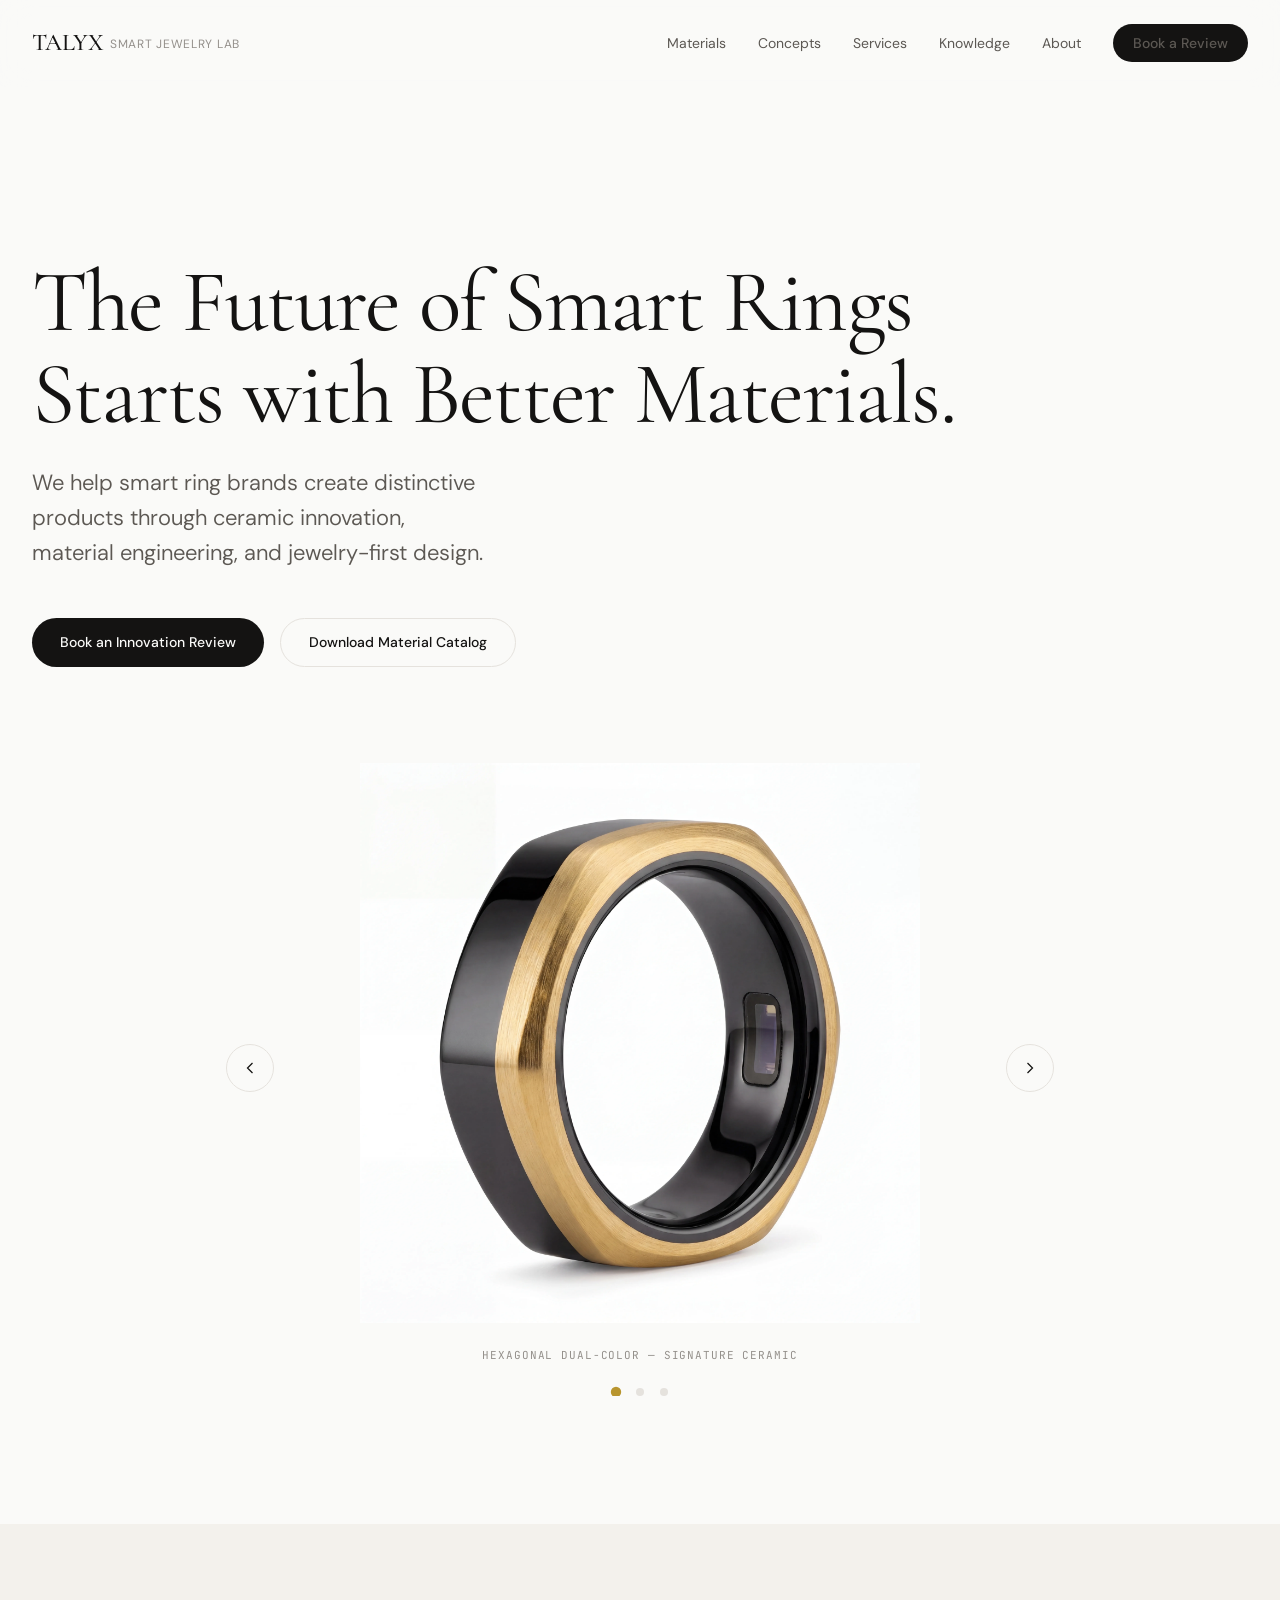
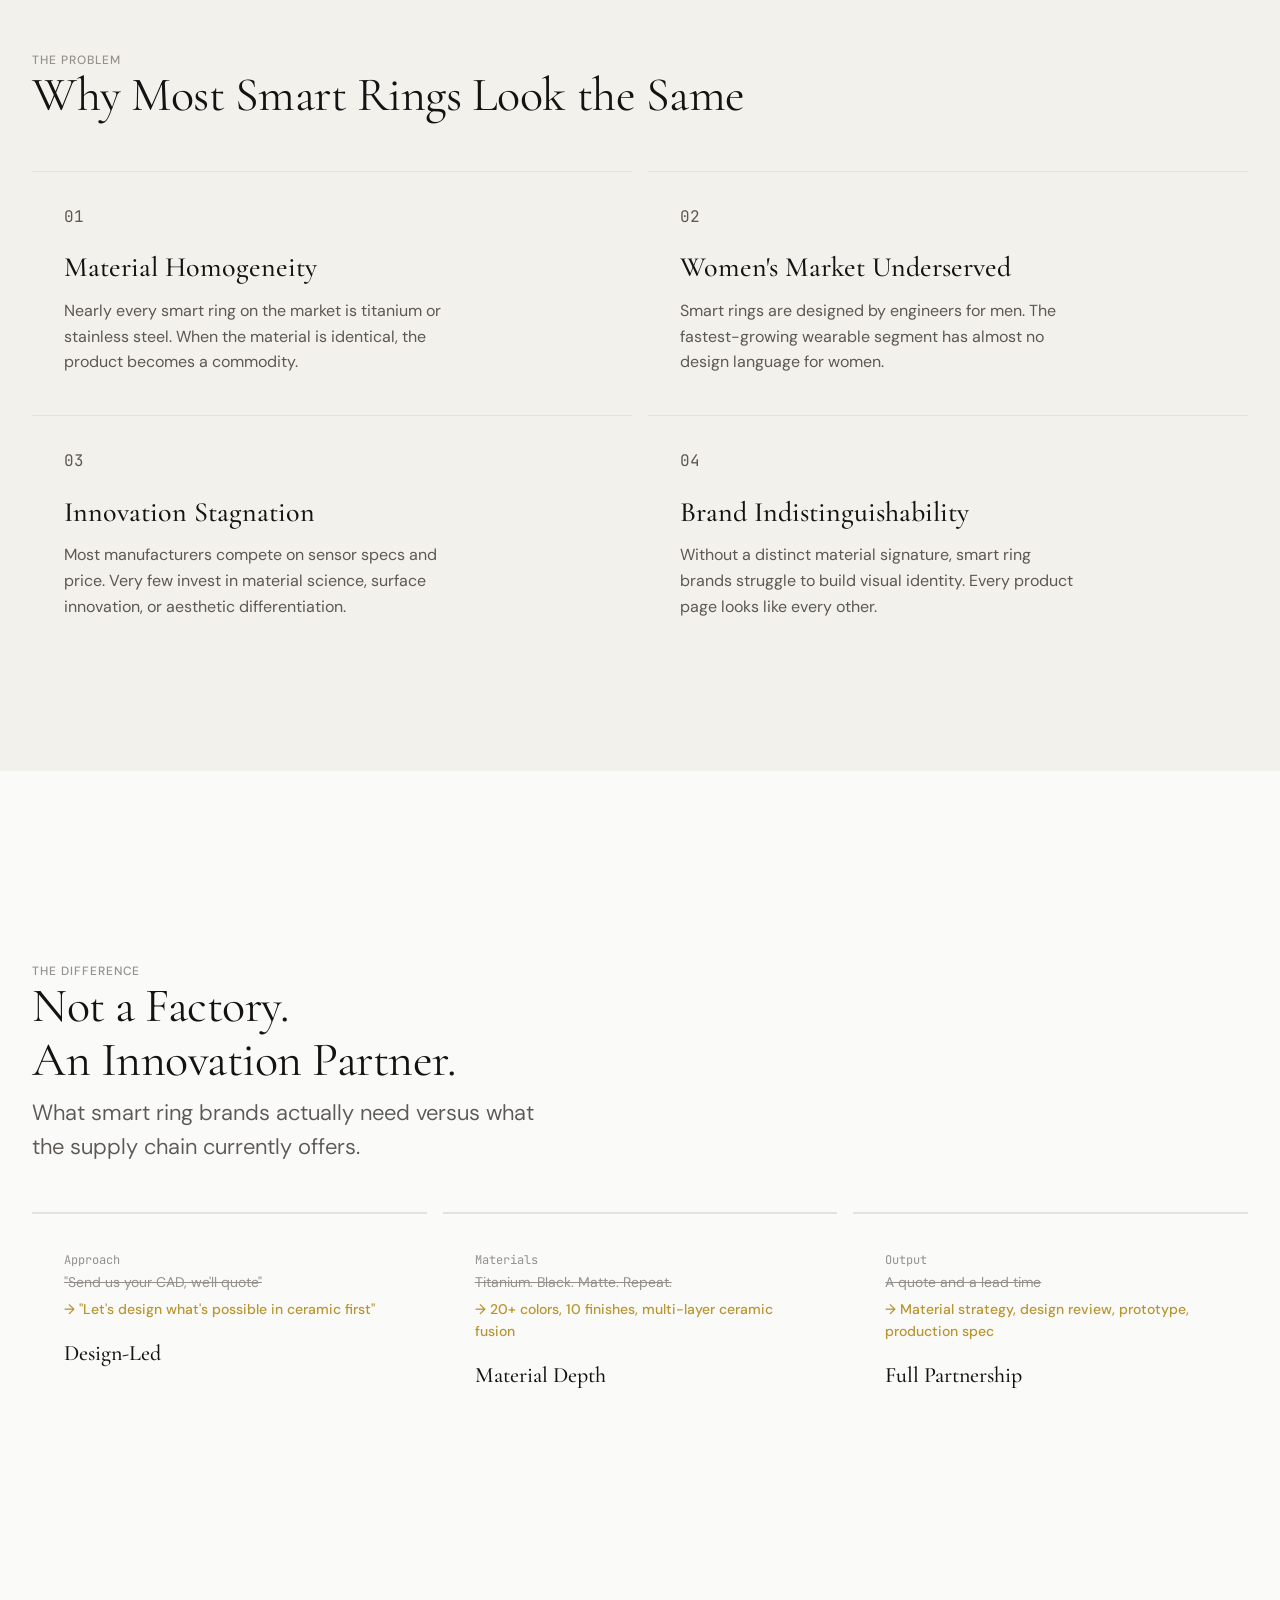
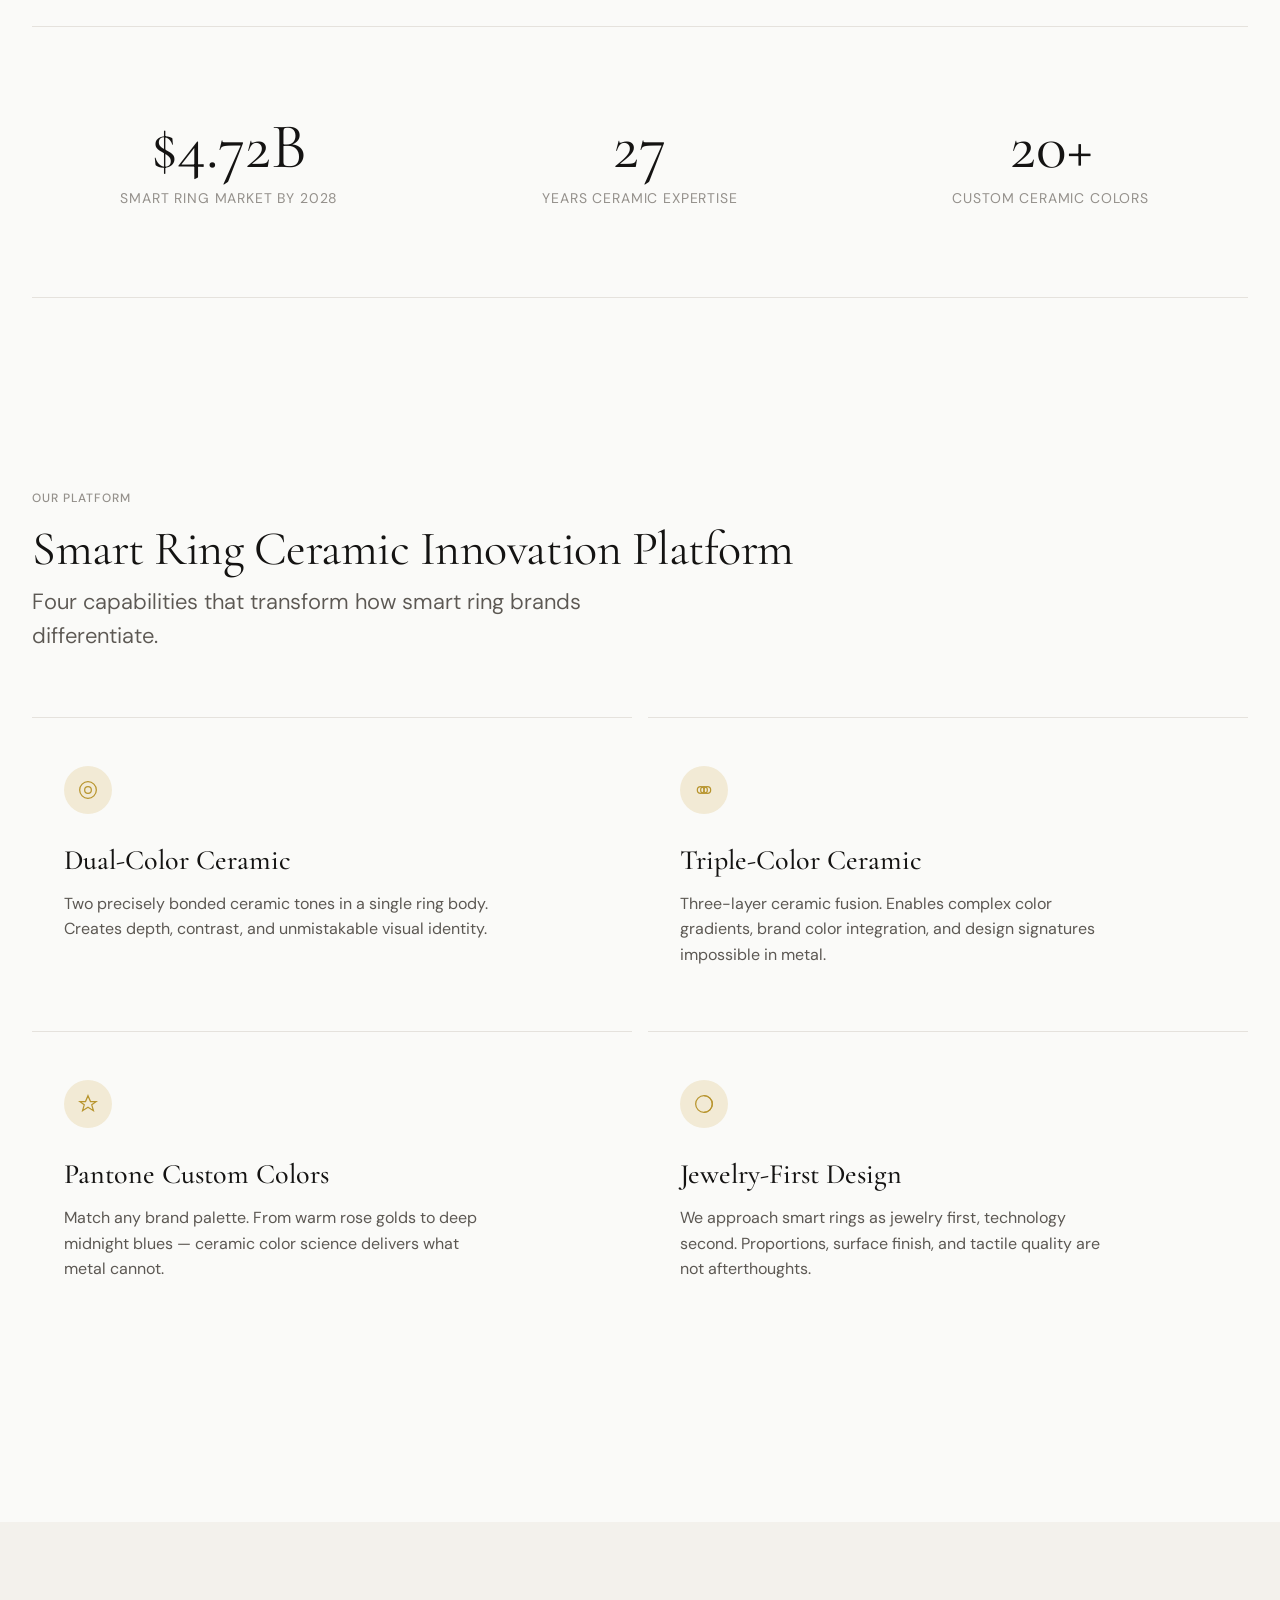
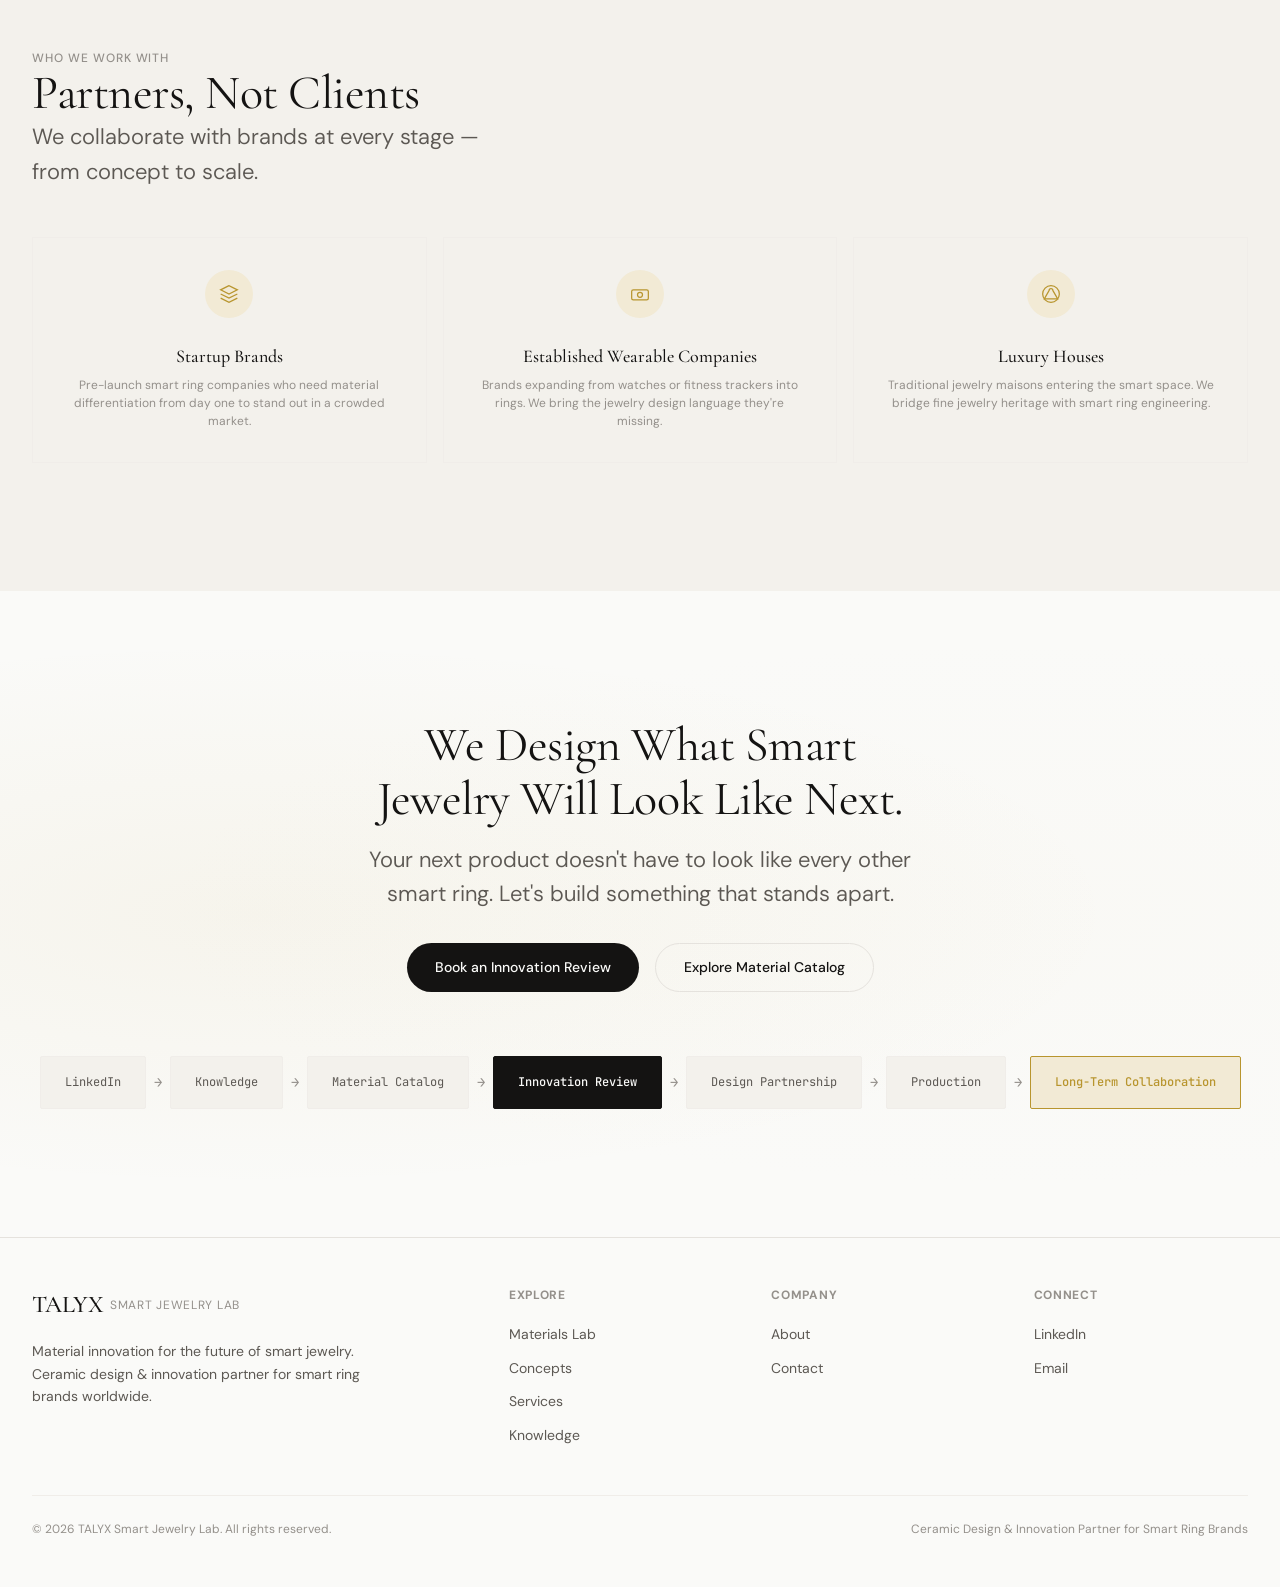
<file: index.html>
<!DOCTYPE html>
<html lang="en">
<head>
  <meta charset="UTF-8">
  <meta name="viewport" content="width=device-width, initial-scale=1.0">
  <meta name="description" content="TALYX Smart Jewelry Lab — Material innovation for the future of smart jewelry. We design what smart jewelry will look like next.">
  <title>TALYX — Smart Jewelry Innovation Lab</title>
  <link rel="stylesheet" href="css/style.css">
</head>
<body>

  <!-- Header -->
  <header class="site-header" id="header">
    <div class="header-inner">
      <a href="index.html" class="header-logo">
        TALYX <span>Smart Jewelry Lab</span>
      </a>
      <nav class="header-nav">
        <a href="materials.html">Materials</a>
        <a href="concepts.html">Concepts</a>
        <a href="services.html">Services</a>
        <a href="knowledge.html">Knowledge</a>
        <a href="about.html">About</a>
        <a href="book.html" class="header-cta">Book a Review</a>
      </nav>
      <button class="header-mobile-toggle" id="mobileToggle" aria-label="Menu">
        <span></span>
        <span></span>
      </button>
    </div>
  </header>

  <!-- Mobile Menu -->
  <div class="mobile-menu" id="mobileMenu">
    <a href="materials.html">Materials</a>
    <a href="concepts.html">Concepts</a>
    <a href="services.html">Services</a>
    <a href="knowledge.html">Knowledge</a>
    <a href="about.html">About</a>
    <a href="book.html">Book a Review</a>
  </div>

  <main>

    <!-- ═══ HERO ═══ -->
    <section class="hero">
      <div class="container hero-content">
        <h1 class="display-xxl hero-headline fade-in">
          The Future of Smart Rings<br>Starts with Better Materials.
        </h1>
        <p class="hero-subtitle body-lg fade-in fade-in-delay-1 text-balance">
          We help smart ring brands create distinctive products through ceramic
          innovation, material engineering, and jewelry-first design.
        </p>
        <div class="btn-group fade-in fade-in-delay-2">
          <a href="book.html" class="btn btn-primary">Book an Innovation Review</a>
          <a href="materials.html" class="btn btn-secondary">Download Material Catalog</a>
        </div>
      </div>

      <!-- Hero Carousel — Single large image, flip through 3 -->
      <div class="hero-carousel fade-in fade-in-delay-3">
        <div class="hero-carousel-track" id="heroCarouselTrack">
          <div class="hero-carousel-slide">
            <img src="images/hero-main.webp" alt="TALYX Hexagonal Dual-Color Ceramic Smart Ring">
            <p class="hero-carousel-caption">Hexagonal Dual-Color &mdash; Signature Ceramic</p>
          </div>
          <div class="hero-carousel-slide">
            <img src="images/product-classic.webp" alt="Classic Luxury Triple-Color Ceramic Smart Ring">
            <p class="hero-carousel-caption">Triple-Color Fusion &mdash; Classic Luxury</p>
          </div>
          <div class="hero-carousel-slide">
            <img src="images/product-aurora.webp" alt="Aurora Spectrum Triple-Color Ceramic Smart Ring">
            <p class="hero-carousel-caption">Triple-Color Fusion &mdash; Aurora Spectrum</p>
          </div>
        </div>

        <button class="hero-carousel-arrow hero-carousel-prev" id="heroCarouselPrev" aria-label="Previous image">
          <svg viewBox="0 0 24 24" fill="none" stroke="currentColor" stroke-width="1.5"><path d="M15 18l-6-6 6-6"/></svg>
        </button>
        <button class="hero-carousel-arrow hero-carousel-next" id="heroCarouselNext" aria-label="Next image">
          <svg viewBox="0 0 24 24" fill="none" stroke="currentColor" stroke-width="1.5"><path d="M9 18l6-6-6-6"/></svg>
        </button>

        <div class="hero-carousel-dots" id="heroCarouselDots">
          <button class="hero-carousel-dot active" data-index="0" aria-label="Image 1"></button>
          <button class="hero-carousel-dot" data-index="1" aria-label="Image 2"></button>
          <button class="hero-carousel-dot" data-index="2" aria-label="Image 3"></button>
        </div>
      </div>
    </section>

    <!-- ═══ INDUSTRY PROBLEM ═══ -->
    <section class="section bg-secondary">
      <div class="container">
        <p class="caption fade-in">The Problem</p>
        <h2 class="display-lg fade-in fade-in-delay-1 text-balance" style="max-width: 720px;">
          Why Most Smart Rings Look the Same
        </h2>
        <div class="problem-grid">
          <div class="problem-item fade-in fade-in-delay-1">
            <p class="problem-number">01</p>
            <h3>Material Homogeneity</h3>
            <p>Nearly every smart ring on the market is titanium or stainless steel. When the material is identical, the product becomes a commodity.</p>
          </div>
          <div class="problem-item fade-in fade-in-delay-2">
            <p class="problem-number">02</p>
            <h3>Women's Market Underserved</h3>
            <p>Smart rings are designed by engineers for men. The fastest-growing wearable segment has almost no design language for women.</p>
          </div>
          <div class="problem-item fade-in fade-in-delay-3">
            <p class="problem-number">03</p>
            <h3>Innovation Stagnation</h3>
            <p>Most manufacturers compete on sensor specs and price. Very few invest in material science, surface innovation, or aesthetic differentiation.</p>
          </div>
          <div class="problem-item fade-in fade-in-delay-4">
            <p class="problem-number">04</p>
            <h3>Brand Indistinguishability</h3>
            <p>Without a distinct material signature, smart ring brands struggle to build visual identity. Every product page looks like every other.</p>
          </div>
        </div>
      </div>
    </section>

    <!-- ═══ THE TALYX DIFFERENCE ═══ -->
    <section class="section-lg">
      <div class="container">
        <p class="caption fade-in">The Difference</p>
        <h2 class="display-lg fade-in fade-in-delay-1 text-balance" style="max-width: 720px; margin-bottom: var(--space-1);">
          Not a Factory.<br>An Innovation Partner.
        </h2>
        <p class="body-lg fade-in fade-in-delay-2" style="max-width: 520px; margin-bottom: var(--space-5);">
          What smart ring brands actually need versus what the supply chain currently offers.
        </p>
        <div class="diff-grid">
          <div class="diff-item fade-in">
            <span class="diff-label">Approach</span>
            <span class="old">"Send us your CAD, we'll quote"</span>
            <span class="new">&rarr; "Let's design what's possible in ceramic first"</span>
            <h4 style="margin-top: var(--space-2);">Design-Led</h4>
          </div>
          <div class="diff-item fade-in fade-in-delay-1">
            <span class="diff-label">Materials</span>
            <span class="old">Titanium. Black. Matte. Repeat.</span>
            <span class="new">&rarr; 20+ colors, 10 finishes, multi-layer ceramic fusion</span>
            <h4 style="margin-top: var(--space-2);">Material Depth</h4>
          </div>
          <div class="diff-item fade-in fade-in-delay-2">
            <span class="diff-label">Output</span>
            <span class="old">A quote and a lead time</span>
            <span class="new">&rarr; Material strategy, design review, prototype, production spec</span>
            <h4 style="margin-top: var(--space-2);">Full Partnership</h4>
          </div>
        </div>
      </div>
    </section>

    <!-- ═══ STATS ═══ -->
    <div class="container">
      <div class="stats-banner">
        <div class="stat-item fade-in">
          <div class="stat-number">$4.72B</div>
          <div class="stat-label">Smart Ring Market by 2028</div>
        </div>
        <div class="stat-item fade-in fade-in-delay-1">
          <div class="stat-number">27</div>
          <div class="stat-label">Years Ceramic Expertise</div>
        </div>
        <div class="stat-item fade-in fade-in-delay-2">
          <div class="stat-number">20+</div>
          <div class="stat-label">Custom Ceramic Colors</div>
        </div>
      </div>
    </div>

    <!-- ═══ SOLUTION PLATFORM ═══ -->
    <section class="section-lg">
      <div class="container">
        <p class="caption solution-label fade-in">Our Platform</p>
        <h2 class="display-lg solution-headline fade-in fade-in-delay-1 text-balance" style="max-width: 800px;">
          Smart Ring Ceramic Innovation Platform
        </h2>
        <p class="body-lg solution-subtitle fade-in fade-in-delay-2" style="max-width: 560px;">
          Four capabilities that transform how smart ring brands differentiate.
        </p>
        <div class="solution-grid">
          <div class="solution-item fade-in">
            <div class="solution-icon">
              <svg viewBox="0 0 24 24" fill="none" stroke="currentColor" stroke-width="1.5">
                <circle cx="12" cy="12" r="10"/><circle cx="12" cy="12" r="4"/>
              </svg>
            </div>
            <h3>Dual-Color Ceramic</h3>
            <p>Two precisely bonded ceramic tones in a single ring body. Creates depth, contrast, and unmistakable visual identity.</p>
          </div>
          <div class="solution-item fade-in fade-in-delay-1">
            <div class="solution-icon">
              <svg viewBox="0 0 24 24" fill="none" stroke="currentColor" stroke-width="1.5">
                <circle cx="8" cy="12" r="4"/><circle cx="16" cy="12" r="4"/><circle cx="12" cy="12" r="4"/>
              </svg>
            </div>
            <h3>Triple-Color Ceramic</h3>
            <p>Three-layer ceramic fusion. Enables complex color gradients, brand color integration, and design signatures impossible in metal.</p>
          </div>
          <div class="solution-item fade-in fade-in-delay-2">
            <div class="solution-icon">
              <svg viewBox="0 0 24 24" fill="none" stroke="currentColor" stroke-width="1.5">
                <path d="M12 2l3 7h7l-5.5 4 2 7L12 16l-6.5 4 2-7L2 9h7z"/>
              </svg>
            </div>
            <h3>Pantone Custom Colors</h3>
            <p>Match any brand palette. From warm rose golds to deep midnight blues — ceramic color science delivers what metal cannot.</p>
          </div>
          <div class="solution-item fade-in fade-in-delay-3">
            <div class="solution-icon">
              <svg viewBox="0 0 24 24" fill="none" stroke="currentColor" stroke-width="1.5">
                <circle cx="12" cy="12" r="10"/><path d="M12 2a10 10 0 0 1 0 20"/>
              </svg>
            </div>
            <h3>Jewelry-First Design</h3>
            <p>We approach smart rings as jewelry first, technology second. Proportions, surface finish, and tactile quality are not afterthoughts.</p>
          </div>
        </div>
      </div>
    </section>

    <!-- ═══ WHO WE WORK WITH ═══ -->
    <section class="section bg-secondary">
      <div class="container">
        <p class="caption fade-in">Who We Work With</p>
        <h2 class="display-lg fade-in fade-in-delay-1 text-balance" style="max-width: 640px;">
          Partners, Not Clients
        </h2>
        <p class="body-lg fade-in fade-in-delay-2" style="max-width: 480px; margin-bottom: 0;">
          We collaborate with brands at every stage — from concept to scale.
        </p>
        <div class="partner-grid">
          <div class="partner-type fade-in">
            <div class="partner-icon">
              <svg viewBox="0 0 24 24" fill="none" stroke="currentColor" stroke-width="1.5">
                <path d="M12 2L2 7l10 5 10-5-10-5z"/><path d="M2 17l10 5 10-5"/><path d="M2 12l10 5 10-5"/>
              </svg>
            </div>
            <h4>Startup Brands</h4>
            <p>Pre-launch smart ring companies who need material differentiation from day one to stand out in a crowded market.</p>
          </div>
          <div class="partner-type fade-in fade-in-delay-1">
            <div class="partner-icon">
              <svg viewBox="0 0 24 24" fill="none" stroke="currentColor" stroke-width="1.5">
                <rect x="2" y="7" width="20" height="12" rx="2"/><circle cx="12" cy="13" r="3"/>
              </svg>
            </div>
            <h4>Established Wearable Companies</h4>
            <p>Brands expanding from watches or fitness trackers into rings. We bring the jewelry design language they're missing.</p>
          </div>
          <div class="partner-type fade-in fade-in-delay-2">
            <div class="partner-icon">
              <svg viewBox="0 0 24 24" fill="none" stroke="currentColor" stroke-width="1.5">
                <circle cx="12" cy="12" r="10"/><path d="M14.31 8l5.74 9.94H3.95L9.69 8a2 2 0 0 1 4.62 0z"/>
              </svg>
            </div>
            <h4>Luxury Houses</h4>
            <p>Traditional jewelry maisons entering the smart space. We bridge fine jewelry heritage with smart ring engineering.</p>
          </div>
        </div>
      </div>
    </section>

    <!-- ═══ CLOSING CTA ═══ -->
    <section class="closing-banner">
      <div class="container" style="text-align: center;">
        <h2 class="display-lg fade-in text-balance" style="margin-left: auto; margin-right: auto; max-width: 700px;">
          We Design What Smart Jewelry Will Look Like Next.
        </h2>
        <p class="body-lg fade-in fade-in-delay-1 text-balance" style="margin-left: auto; margin-right: auto;">
          Your next product doesn't have to look like every other smart ring. Let's build something that stands apart.
        </p>
        <div class="btn-group fade-in fade-in-delay-2" style="justify-content: center;">
          <a href="book.html" class="btn btn-primary">Book an Innovation Review</a>
          <a href="materials.html" class="btn btn-secondary">Explore Material Catalog</a>
        </div>

        <!-- Funnel -->
        <div class="funnel-flow fade-in fade-in-delay-3" style="margin-top: var(--space-6); justify-content: center;">
          <span class="funnel-step">LinkedIn</span>
          <span class="funnel-arrow">&rarr;</span>
          <span class="funnel-step">Knowledge</span>
          <span class="funnel-arrow">&rarr;</span>
          <span class="funnel-step">Material Catalog</span>
          <span class="funnel-arrow">&rarr;</span>
          <span class="funnel-step highlight">Innovation Review</span>
          <span class="funnel-arrow">&rarr;</span>
          <span class="funnel-step">Design Partnership</span>
          <span class="funnel-arrow">&rarr;</span>
          <span class="funnel-step">Production</span>
          <span class="funnel-arrow">&rarr;</span>
          <span class="funnel-step" style="background: var(--color-accent-subtle); color: var(--color-accent); border-color: var(--color-accent); font-weight: 500;">Long-Term Collaboration</span>
        </div>
      </div>
    </section>

  </main>

  <!-- Footer -->
  <footer class="site-footer">
    <div class="container">
      <div class="footer-inner">
        <div class="footer-brand">
          <a href="index.html" class="header-logo">TALYX <span>Smart Jewelry Lab</span></a>
          <p>Material innovation for the future of smart jewelry. Ceramic design &amp; innovation partner for smart ring brands worldwide.</p>
        </div>
        <div class="footer-col">
          <h5>Explore</h5>
          <ul>
            <li><a href="materials.html">Materials Lab</a></li>
            <li><a href="concepts.html">Concepts</a></li>
            <li><a href="services.html">Services</a></li>
            <li><a href="knowledge.html">Knowledge</a></li>
          </ul>
        </div>
        <div class="footer-col">
          <h5>Company</h5>
          <ul>
            <li><a href="about.html">About</a></li>
            <li><a href="book.html">Contact</a></li>
          </ul>
        </div>
        <div class="footer-col">
          <h5>Connect</h5>
          <ul>
            <li><a href="#">LinkedIn</a></li>
            <li><a href="#">Email</a></li>
          </ul>
        </div>
      </div>
      <div class="footer-bottom">
        <p>&copy; 2026 TALYX Smart Jewelry Lab. All rights reserved.</p>
        <p>Ceramic Design &amp; Innovation Partner for Smart Ring Brands</p>
      </div>
    </div>
  </footer>

  <script src="js/main.js"></script>
</body>
</html>
</file>
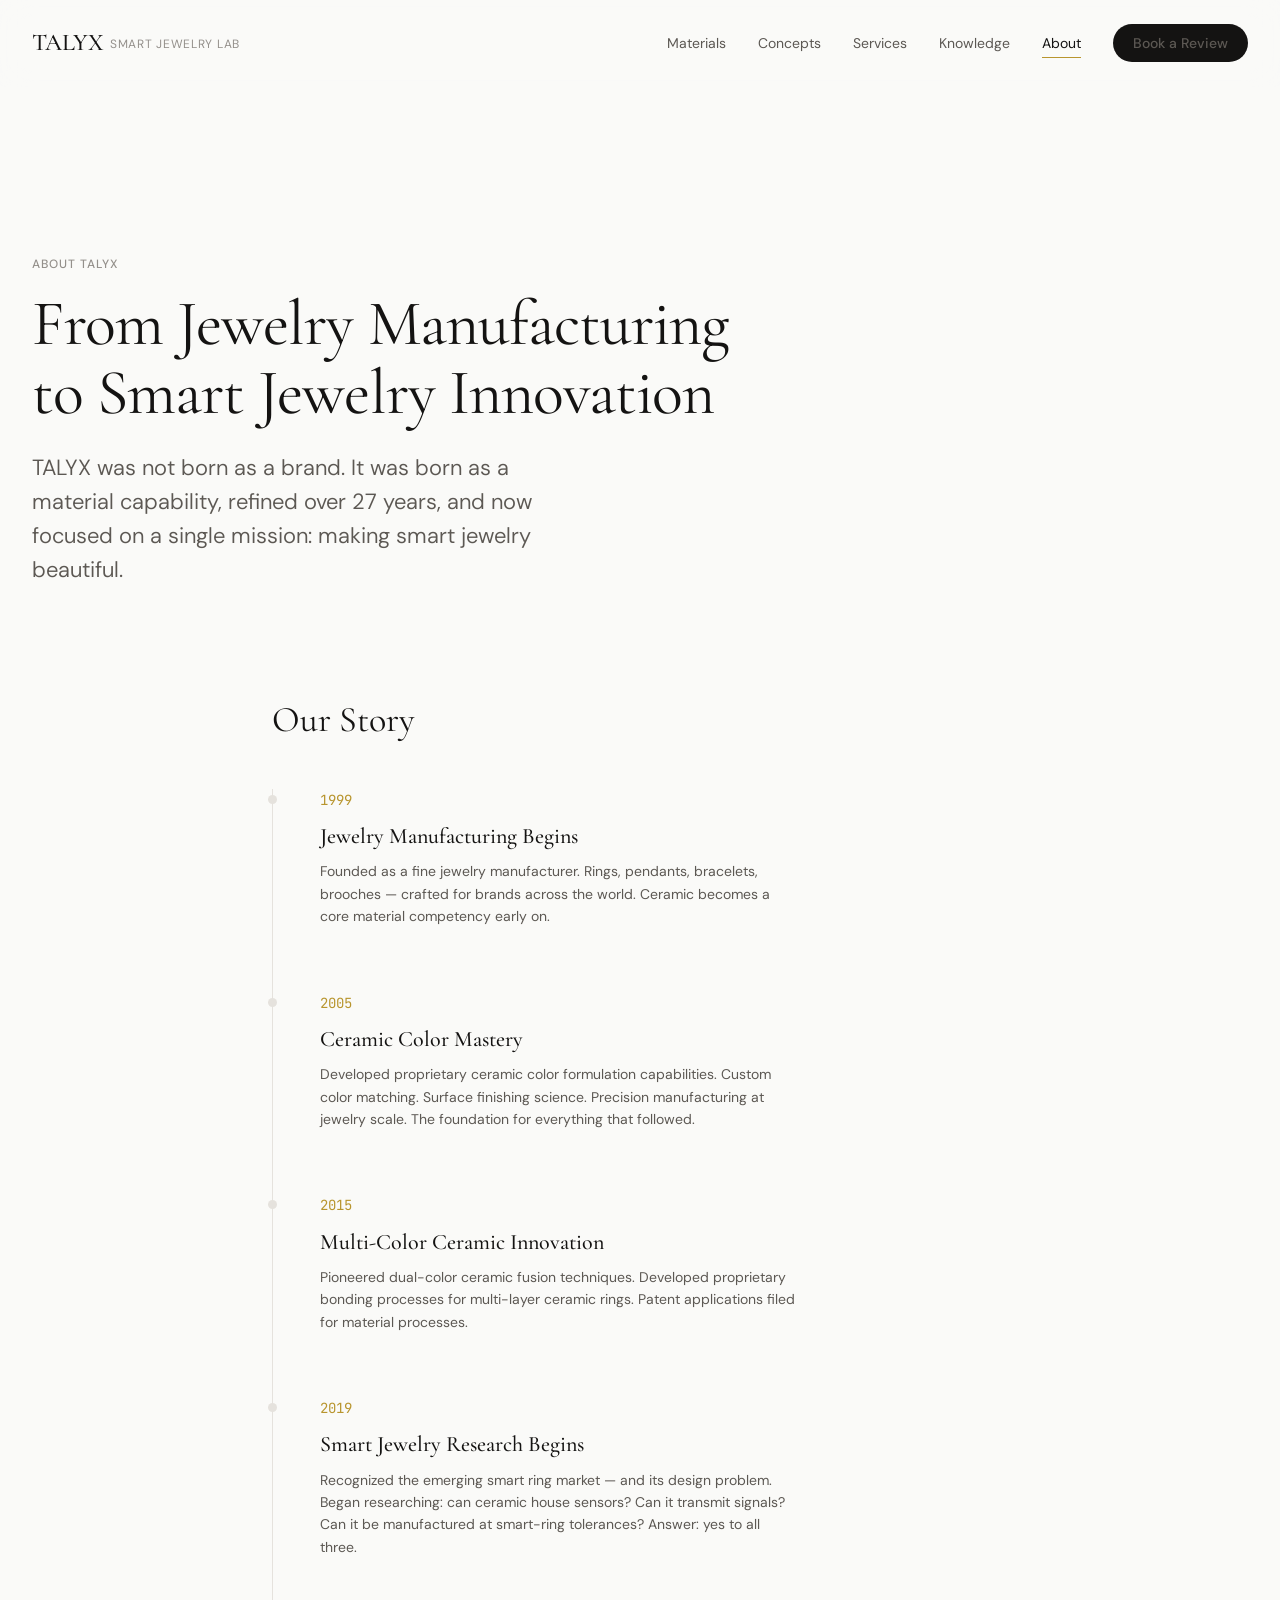
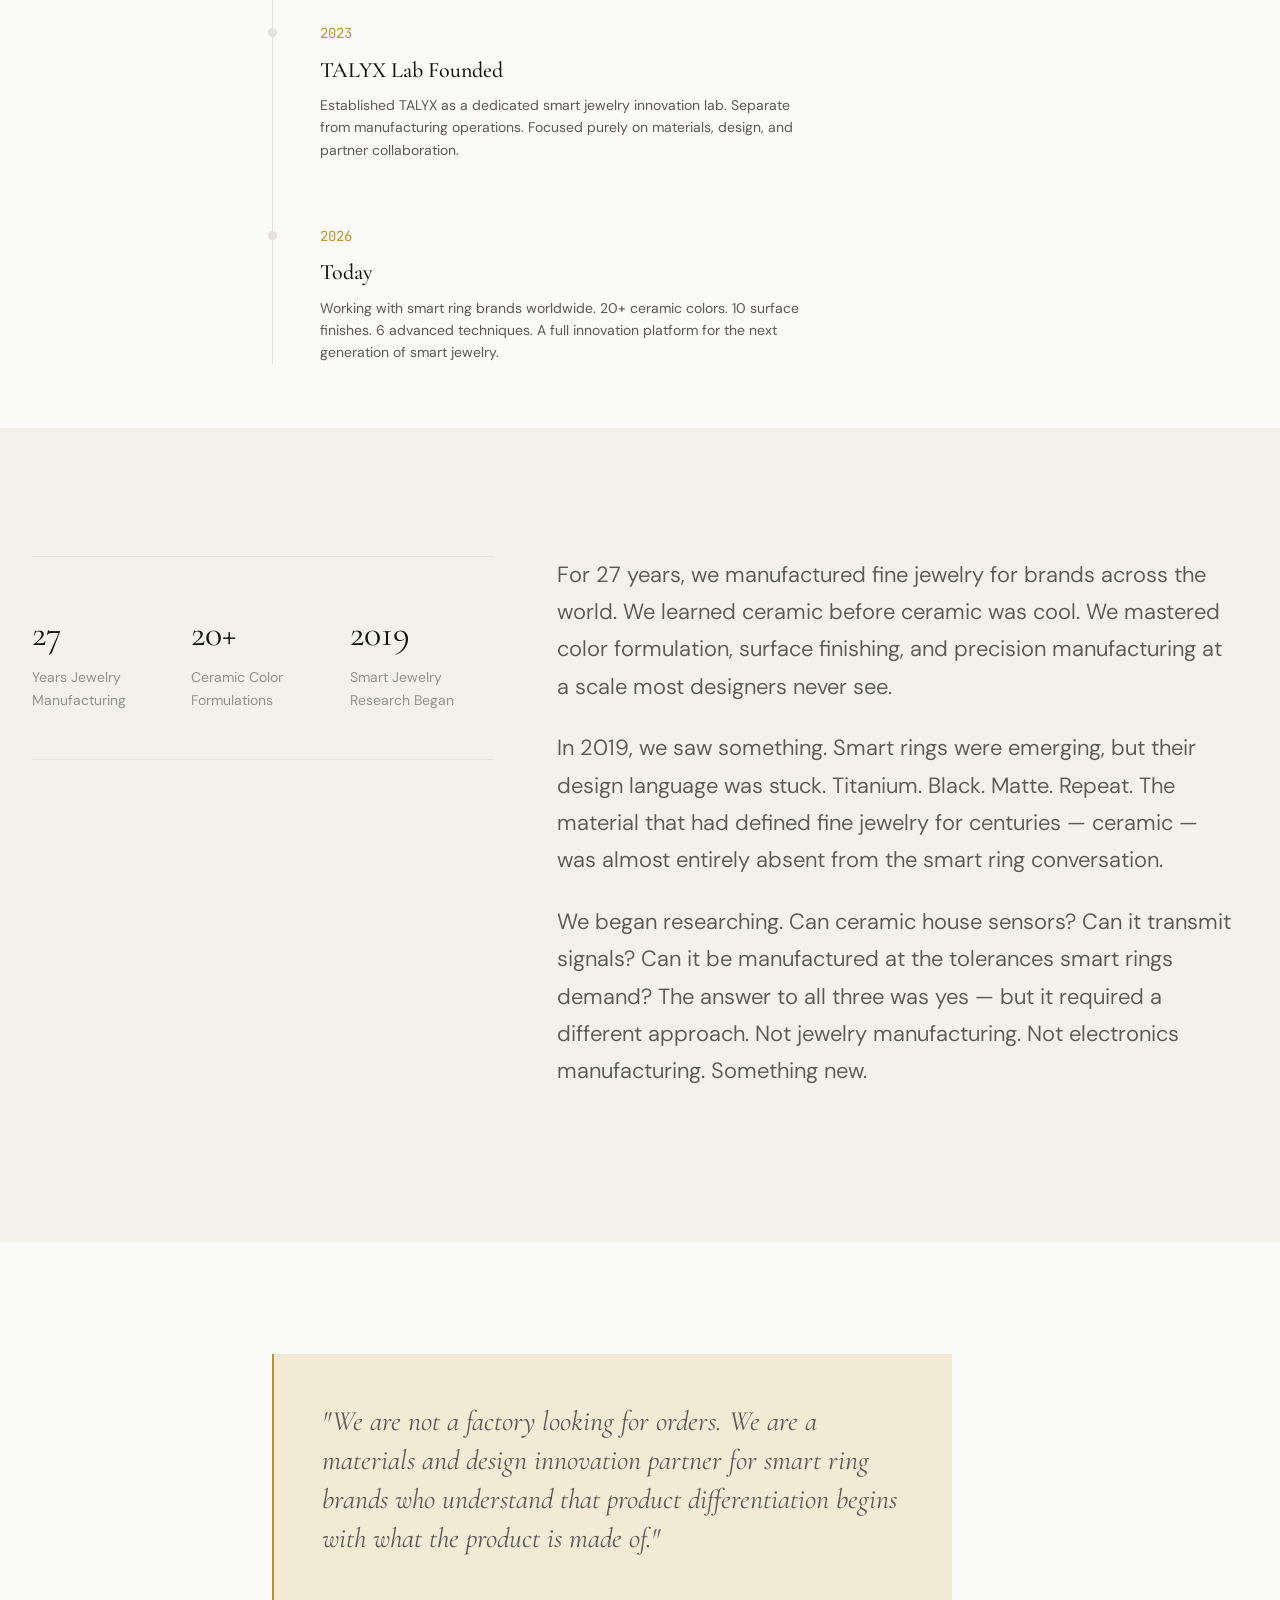
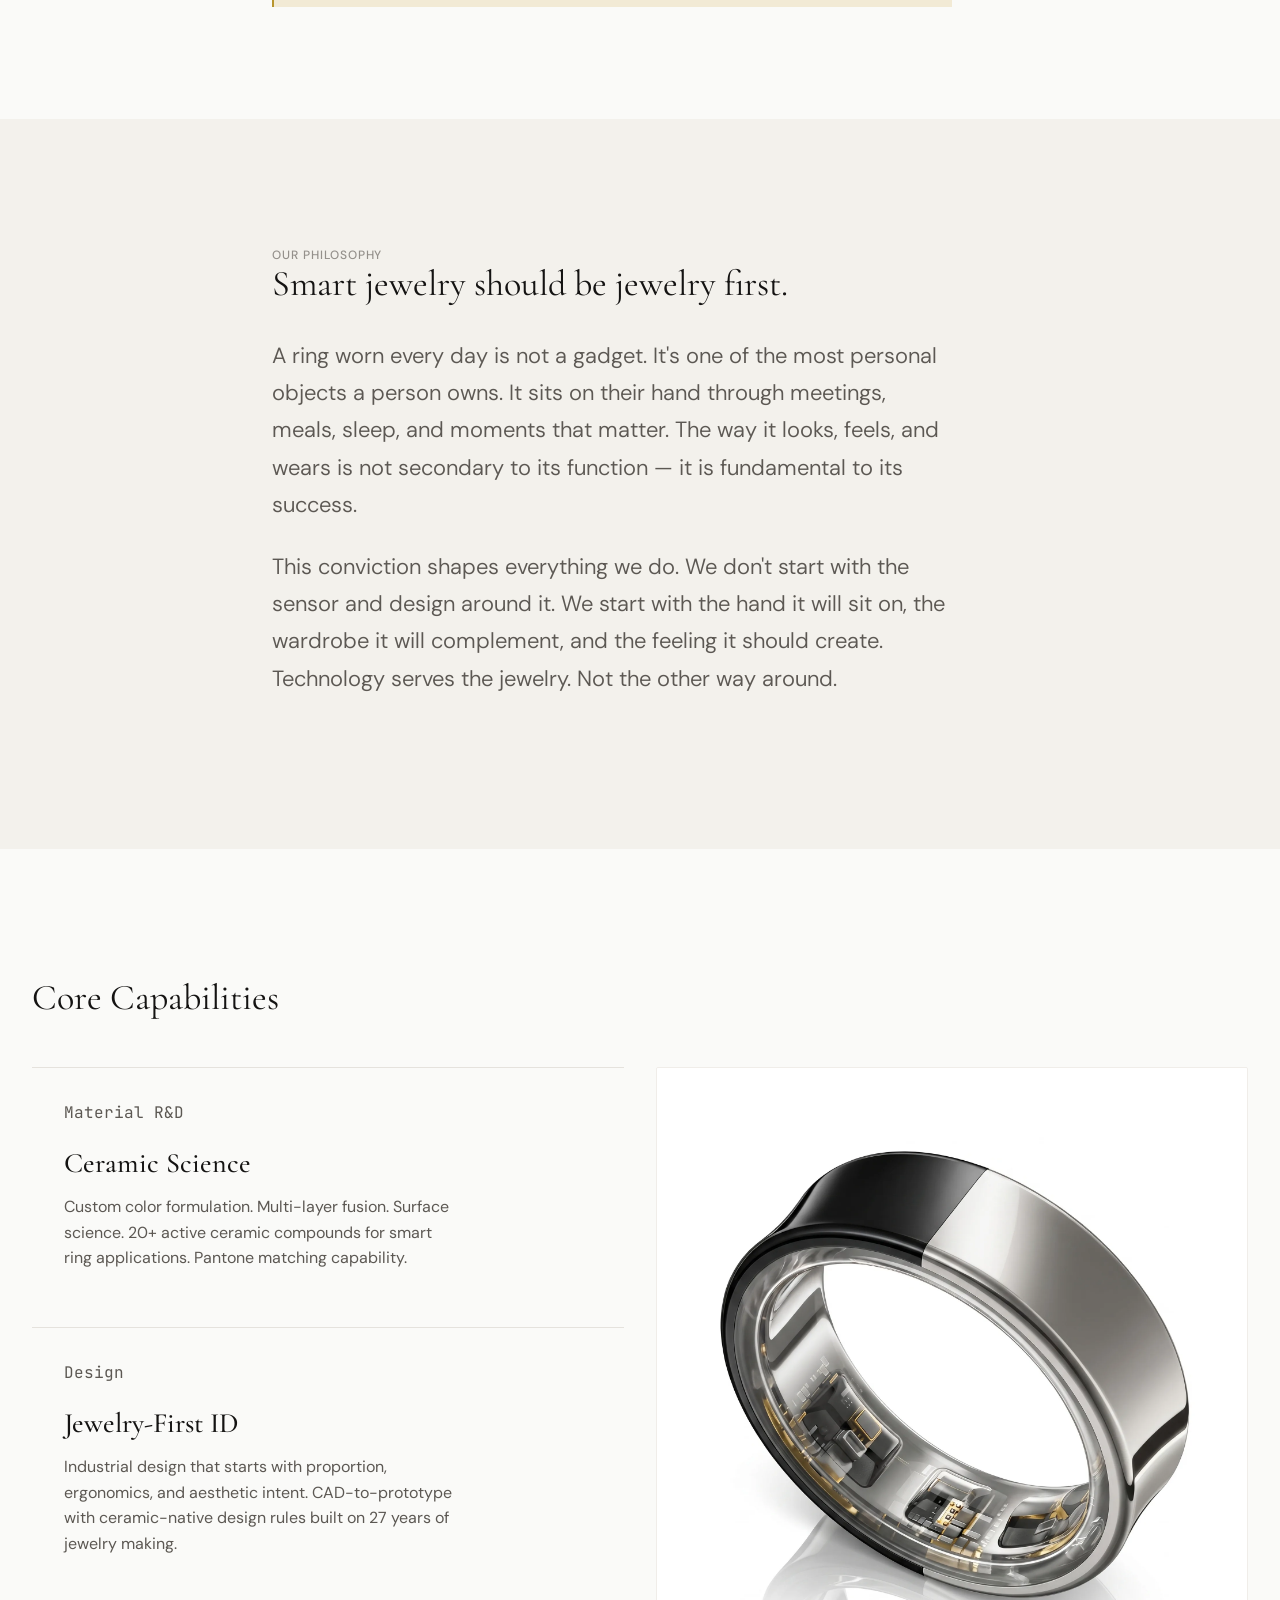
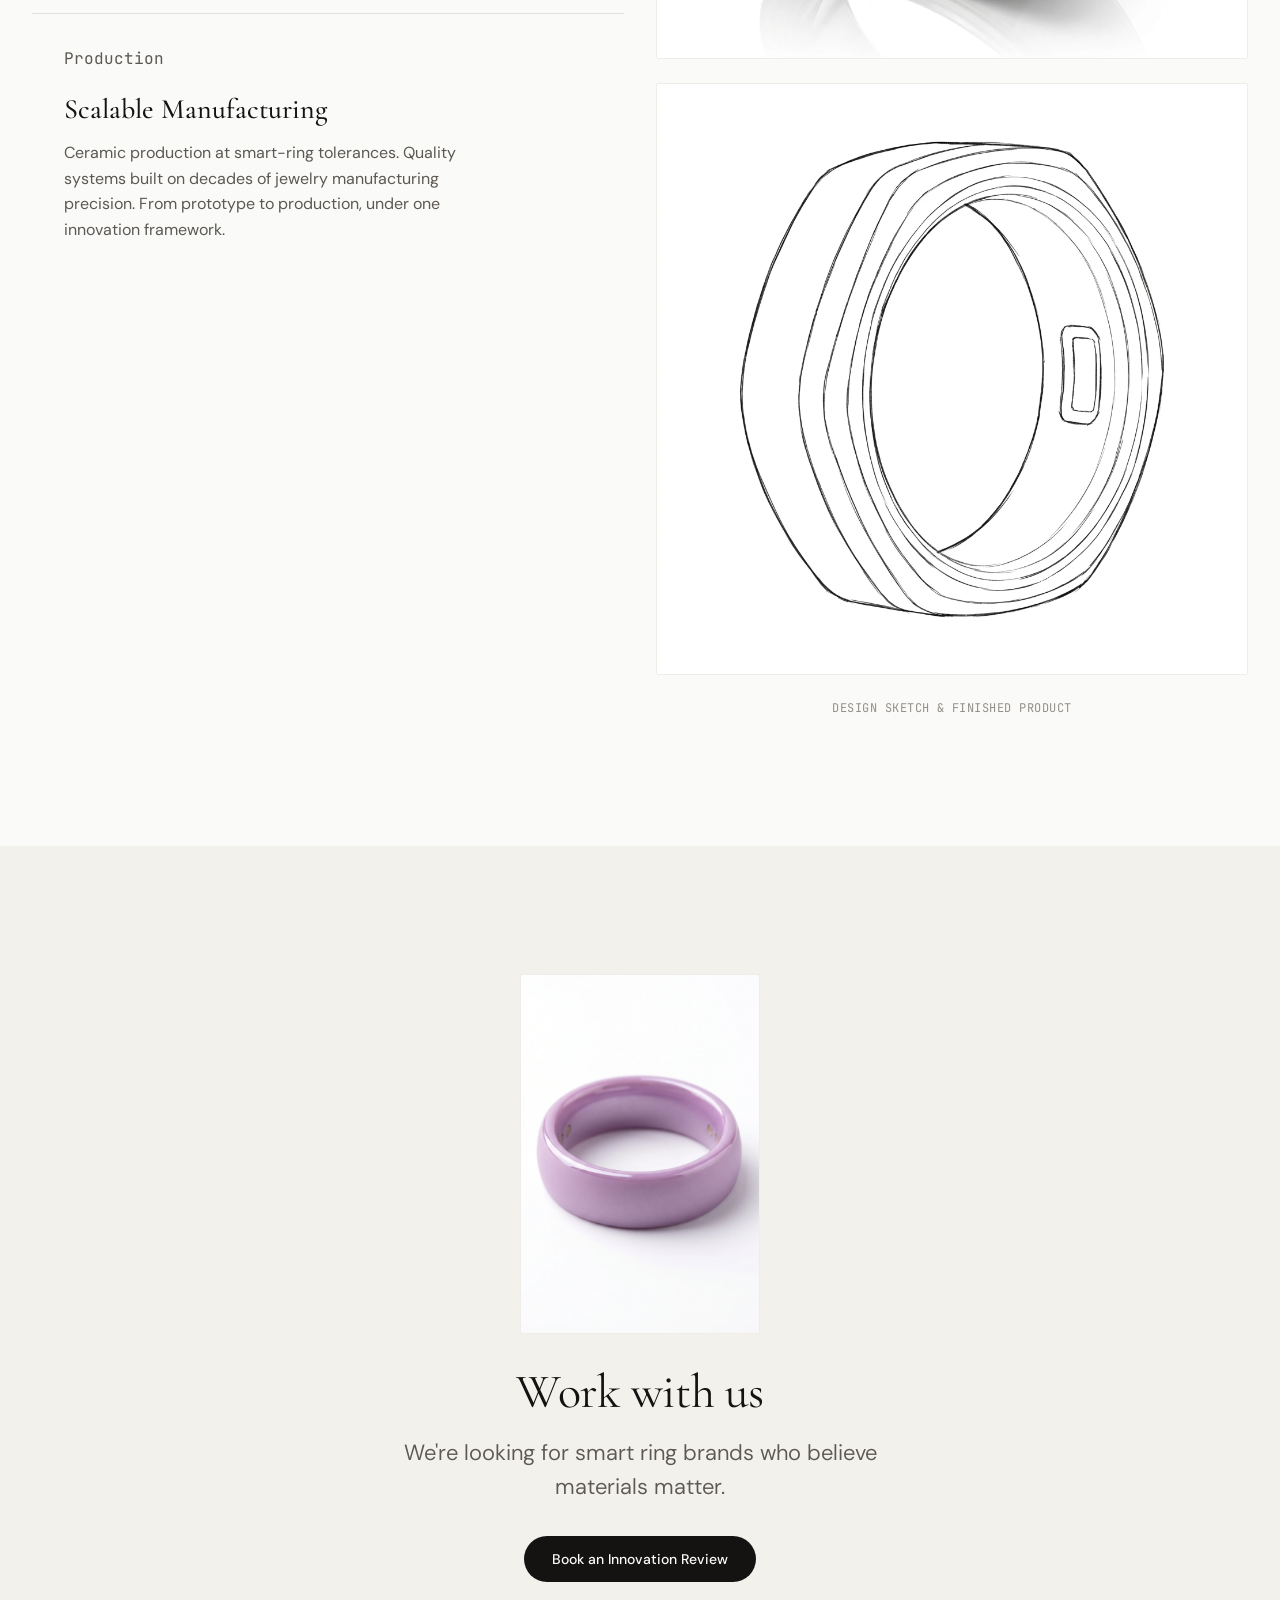
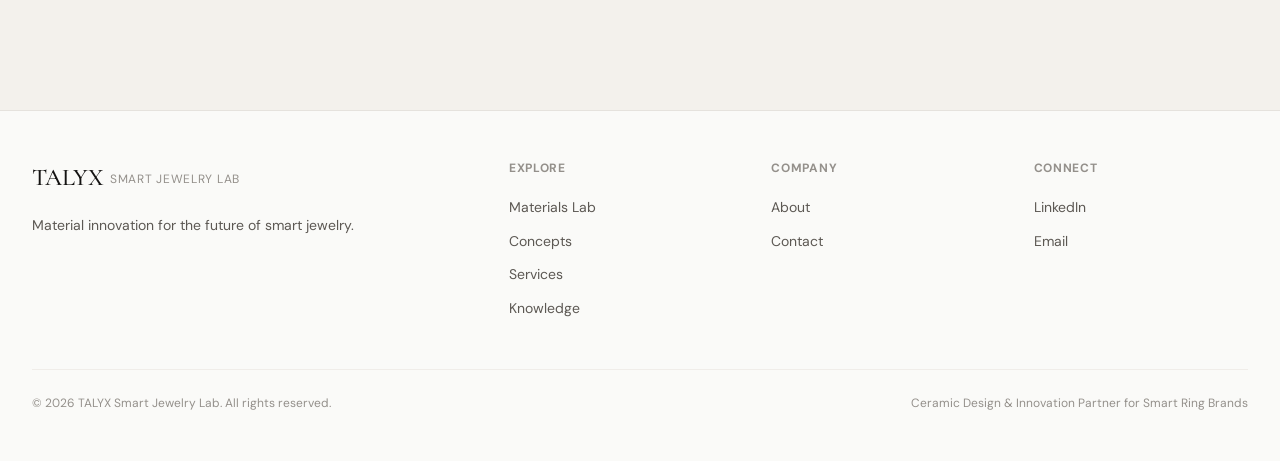
<file: about.html>
<!DOCTYPE html>
<html lang="en">
<head>
  <meta charset="UTF-8">
  <meta name="viewport" content="width=device-width, initial-scale=1.0">
  <meta name="description" content="About TALYX Smart Jewelry Lab — From 27 years of jewelry manufacturing to smart jewelry innovation. Ceramic R&D, jewelry-first design, scalable manufacturing.">
  <title>About — TALYX</title>
  <link rel="stylesheet" href="css/style.css">
</head>
<body>

  <header class="site-header" id="header">
    <div class="header-inner">
      <a href="index.html" class="header-logo">TALYX <span>Smart Jewelry Lab</span></a>
      <nav class="header-nav">
        <a href="materials.html">Materials</a>
        <a href="concepts.html">Concepts</a>
        <a href="services.html">Services</a>
        <a href="knowledge.html">Knowledge</a>
        <a href="about.html" class="active">About</a>
        <a href="book.html" class="header-cta">Book a Review</a>
      </nav>
      <button class="header-mobile-toggle" id="mobileToggle" aria-label="Menu"><span></span><span></span></button>
    </div>
  </header>

  <div class="mobile-menu" id="mobileMenu">
    <a href="materials.html">Materials</a>
    <a href="concepts.html">Concepts</a>
    <a href="services.html">Services</a>
    <a href="knowledge.html">Knowledge</a>
    <a href="about.html">About</a>
    <a href="book.html">Book a Review</a>
  </div>

  <main>
    <section class="page-header">
      <div class="container">
        <p class="caption fade-in">About TALYX</p>
        <h1 class="display-xl fade-in fade-in-delay-1">From Jewelry Manufacturing<br>to Smart Jewelry Innovation</h1>
        <p class="body-lg fade-in fade-in-delay-2" style="margin-top: var(--space-3); max-width: 540px;">
          TALYX was not born as a brand. It was born as a material capability, refined over 27 years, and now focused on a single mission: making smart jewelry beautiful.
        </p>
      </div>
    </section>

    <!-- Timeline -->
    <section class="section-sm">
      <div class="container container-narrow">
        <h2 class="display-md fade-in" style="margin-bottom: var(--space-5);">Our Story</h2>
        <div class="timeline">

          <div class="timeline-item fade-in">
            <span class="timeline-year">1999</span>
            <h3>Jewelry Manufacturing Begins</h3>
            <p>Founded as a fine jewelry manufacturer. Rings, pendants, bracelets, brooches — crafted for brands across the world. Ceramic becomes a core material competency early on.</p>
          </div>

          <div class="timeline-item fade-in fade-in-delay-1">
            <span class="timeline-year">2005</span>
            <h3>Ceramic Color Mastery</h3>
            <p>Developed proprietary ceramic color formulation capabilities. Custom color matching. Surface finishing science. Precision manufacturing at jewelry scale. The foundation for everything that followed.</p>
          </div>

          <div class="timeline-item fade-in fade-in-delay-2">
            <span class="timeline-year">2015</span>
            <h3>Multi-Color Ceramic Innovation</h3>
            <p>Pioneered dual-color ceramic fusion techniques. Developed proprietary bonding processes for multi-layer ceramic rings. Patent applications filed for material processes.</p>
          </div>

          <div class="timeline-item fade-in fade-in-delay-3">
            <span class="timeline-year">2019</span>
            <h3>Smart Jewelry Research Begins</h3>
            <p>Recognized the emerging smart ring market — and its design problem. Began researching: can ceramic house sensors? Can it transmit signals? Can it be manufactured at smart-ring tolerances? Answer: yes to all three.</p>
          </div>

          <div class="timeline-item fade-in fade-in-delay-4">
            <span class="timeline-year">2023</span>
            <h3>TALYX Lab Founded</h3>
            <p>Established TALYX as a dedicated smart jewelry innovation lab. Separate from manufacturing operations. Focused purely on materials, design, and partner collaboration.</p>
          </div>

          <div class="timeline-item fade-in fade-in-delay-5">
            <span class="timeline-year">2026</span>
            <h3>Today</h3>
            <p>Working with smart ring brands worldwide. 20+ ceramic colors. 10 surface finishes. 6 advanced techniques. A full innovation platform for the next generation of smart jewelry.</p>
          </div>

        </div>
      </div>
    </section>

    <!-- Story -->
    <section class="section bg-secondary">
      <div class="container">
        <div class="about-intro">
          <div class="about-stats fade-in">
            <div class="about-stat">
              <h4>27</h4>
              <p>Years Jewelry<br>Manufacturing</p>
            </div>
            <div class="about-stat">
              <h4>20+</h4>
              <p>Ceramic Color<br>Formulations</p>
            </div>
            <div class="about-stat">
              <h4>2019</h4>
              <p>Smart Jewelry<br>Research Began</p>
            </div>
          </div>
          <div class="about-narrative fade-in fade-in-delay-1">
            <p>
              For 27 years, we manufactured fine jewelry for brands across the world. We learned
              ceramic before ceramic was cool. We mastered color formulation, surface finishing,
              and precision manufacturing at a scale most designers never see.
            </p>
            <p>
              In 2019, we saw something. Smart rings were emerging, but their design language was stuck.
              Titanium. Black. Matte. Repeat. The material that had defined fine jewelry for centuries —
              ceramic — was almost entirely absent from the smart ring conversation.
            </p>
            <p>
              We began researching. Can ceramic house sensors? Can it transmit signals? Can it be
              manufactured at the tolerances smart rings demand? The answer to all three was yes —
              but it required a different approach. Not jewelry manufacturing. Not electronics
              manufacturing. Something new.
            </p>
          </div>
        </div>
      </div>
    </section>

    <!-- Story Quote -->
    <section class="section-sm">
      <div class="container container-narrow">
        <div class="story-quote fade-in">
          "We are not a factory looking for orders. We are a materials and design innovation partner for smart ring brands who understand that product differentiation begins with what the product is made of."
        </div>
      </div>
    </section>

    <!-- Philosophy -->
    <section class="section bg-secondary">
      <div class="container container-narrow">
        <p class="caption fade-in">Our Philosophy</p>
        <h2 class="display-md fade-in fade-in-delay-1" style="margin-bottom: var(--space-4);">
          Smart jewelry should be jewelry first.
        </h2>
        <div class="about-narrative fade-in fade-in-delay-2">
          <p>
            A ring worn every day is not a gadget. It's one of the most personal objects a person owns.
            It sits on their hand through meetings, meals, sleep, and moments that matter. The way it
            looks, feels, and wears is not secondary to its function — it is fundamental to its success.
          </p>
          <p>
            This conviction shapes everything we do. We don't start with the sensor and design around it.
            We start with the hand it will sit on, the wardrobe it will complement, and the feeling it
            should create. Technology serves the jewelry. Not the other way around.
          </p>
        </div>
      </div>
    </section>

    <!-- Capabilities -->
    <section class="section">
      <div class="container">
        <h2 class="display-md materials-section-header fade-in">Core Capabilities</h2>
        <div class="about-capabilities-layout">
          <div class="capabilities-text-col">
          <div class="problem-item fade-in">
            <p class="problem-number">Material R&amp;D</p>
            <h3>Ceramic Science</h3>
            <p>Custom color formulation. Multi-layer fusion. Surface science. 20+ active ceramic compounds for smart ring applications. Pantone matching capability.</p>
          </div>
          <div class="problem-item fade-in fade-in-delay-1">
            <p class="problem-number">Design</p>
            <h3>Jewelry-First ID</h3>
            <p>Industrial design that starts with proportion, ergonomics, and aesthetic intent. CAD-to-prototype with ceramic-native design rules built on 27 years of jewelry making.</p>
          </div>
          <div class="problem-item fade-in fade-in-delay-2">
            <p class="problem-number">Production</p>
            <h3>Scalable Manufacturing</h3>
            <p>Ceramic production at smart-ring tolerances. Quality systems built on decades of jewelry manufacturing precision. From prototype to production, under one innovation framework.</p>
          </div>
          </div>
          <div class="capabilities-image-col fade-in fade-in-delay-1">
            <img src="images/about-business.webp" alt="TALYX Business Executive Dual-Tone Ceramic Smart Ring" loading="lazy" class="about-cap-img">
            <img src="images/about-sketch.webp" alt="TALYX design process sketch — concept to ceramic" loading="lazy" class="about-cap-img">
            <p class="about-cap-img-caption">Design Sketch &amp; Finished Product</p>
          </div>
        </div>
      </div>
    </section>

    <!-- CTA -->
    <section class="bg-secondary">
      <div class="container cta-section">
        <img src="images/about-lavender.webp" alt="TALYX Lavender edition smart ring" loading="lazy" style="width: 240px; aspect-ratio: 2/3; object-fit: cover; border-radius: 2px; border: 1px solid var(--color-border-light); margin: 0 auto var(--space-4); display: block;">
        <h2 class="display-lg fade-in">Work with us</h2>
        <p class="body-lg fade-in fade-in-delay-1">We're looking for smart ring brands who believe materials matter.</p>
        <div class="btn-group fade-in fade-in-delay-2" style="justify-content: center;">
          <a href="book.html" class="btn btn-primary">Book an Innovation Review</a>
        </div>
      </div>
    </section>
  </main>

  <footer class="site-footer">
    <div class="container">
      <div class="footer-inner">
        <div class="footer-brand">
          <a href="index.html" class="header-logo">TALYX <span>Smart Jewelry Lab</span></a>
          <p>Material innovation for the future of smart jewelry.</p>
        </div>
        <div class="footer-col">
          <h5>Explore</h5>
          <ul>
            <li><a href="materials.html">Materials Lab</a></li>
            <li><a href="concepts.html">Concepts</a></li>
            <li><a href="services.html">Services</a></li>
            <li><a href="knowledge.html">Knowledge</a></li>
          </ul>
        </div>
        <div class="footer-col">
          <h5>Company</h5>
          <ul>
            <li><a href="about.html">About</a></li>
            <li><a href="book.html">Contact</a></li>
          </ul>
        </div>
        <div class="footer-col">
          <h5>Connect</h5>
          <ul>
            <li><a href="#">LinkedIn</a></li>
            <li><a href="#">Email</a></li>
          </ul>
        </div>
      </div>
      <div class="footer-bottom">
        <p>&copy; 2026 TALYX Smart Jewelry Lab. All rights reserved.</p>
        <p>Ceramic Design &amp; Innovation Partner for Smart Ring Brands</p>
      </div>
    </div>
  </footer>

  <script src="js/main.js"></script>
</body>
</html>
</file>
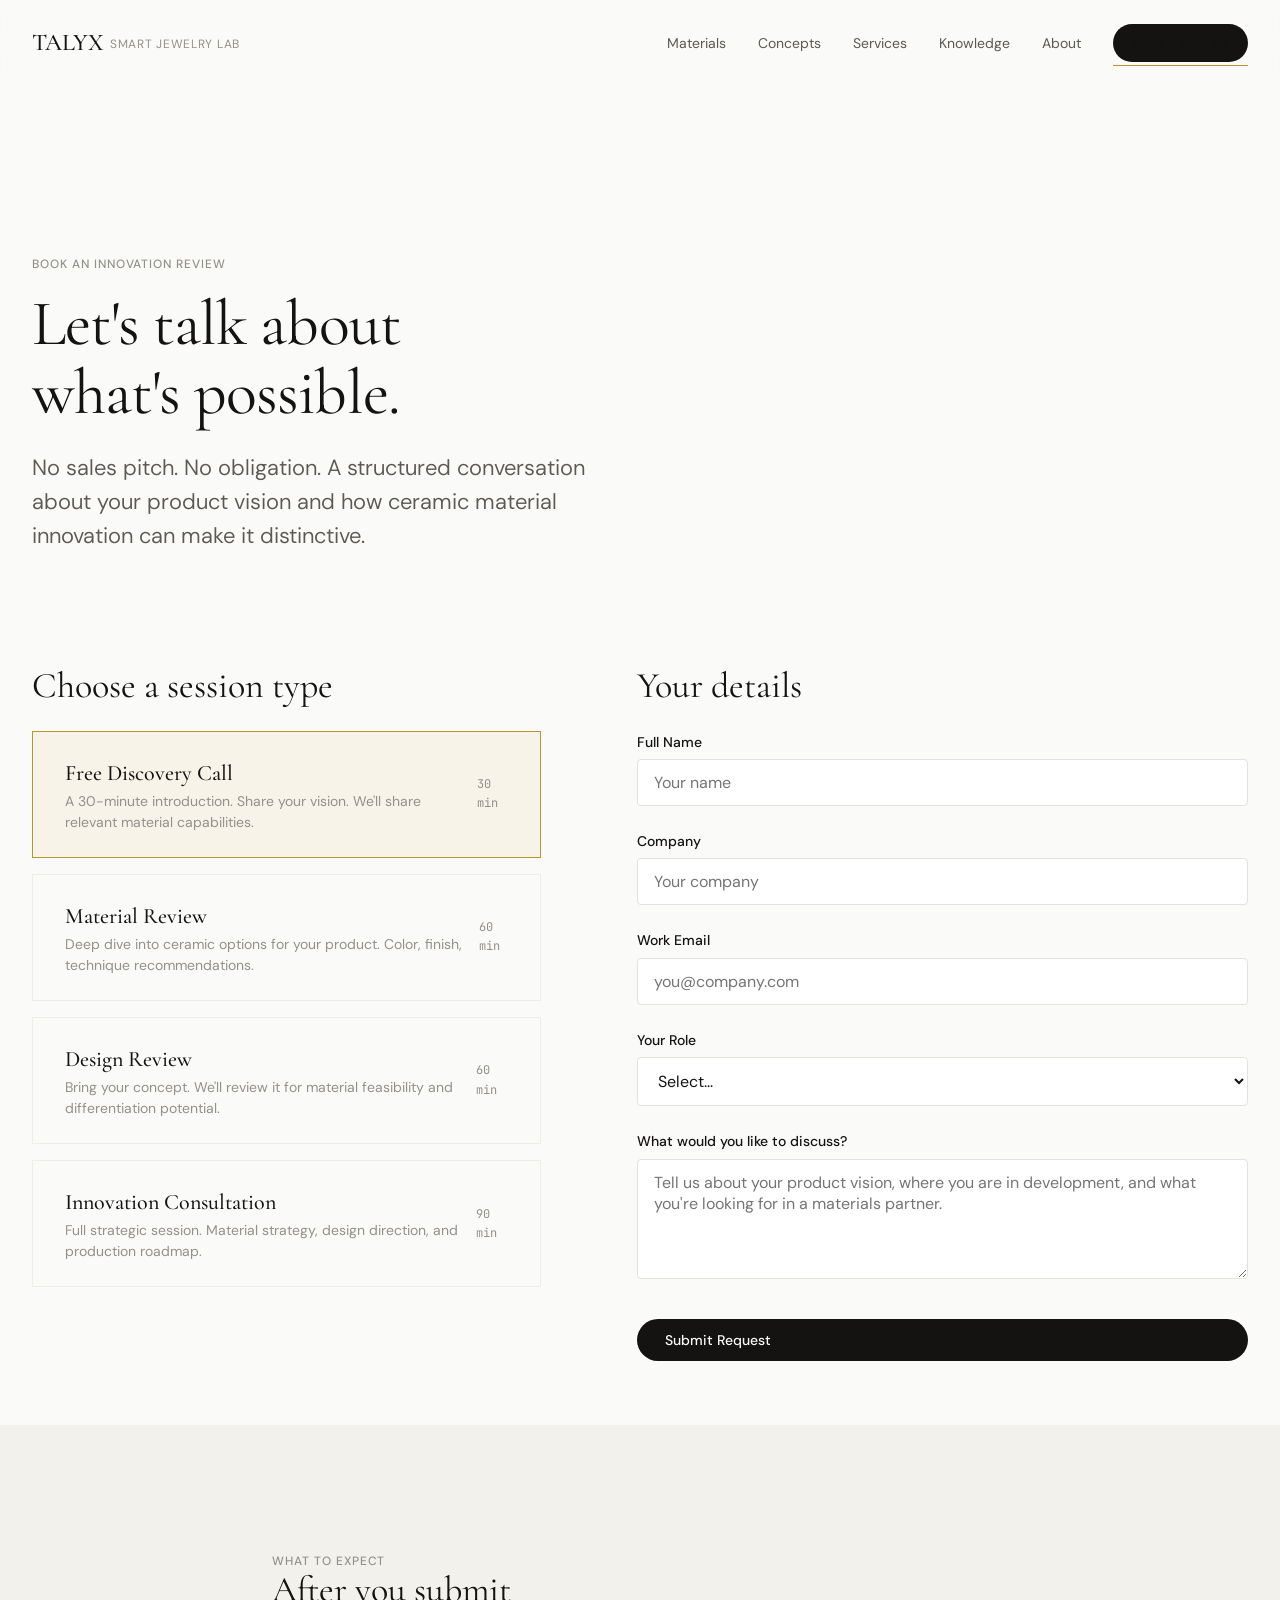
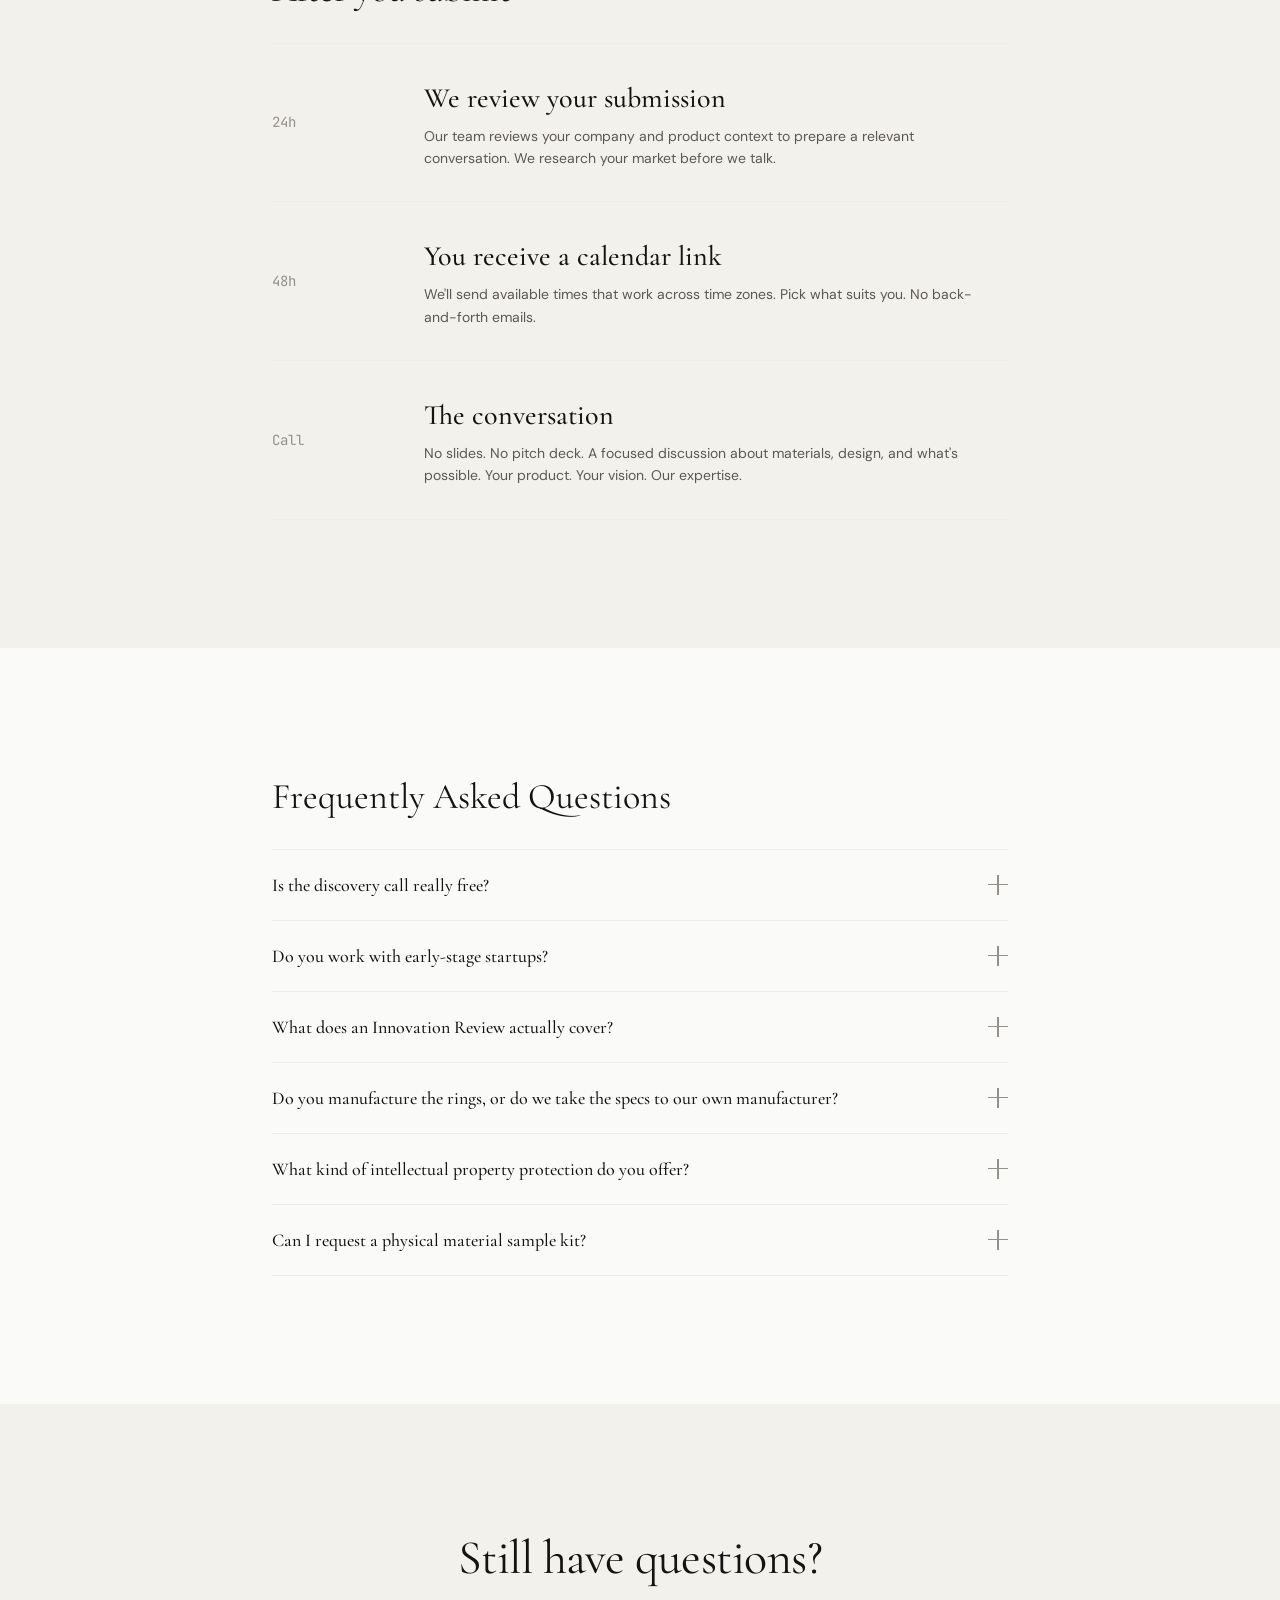
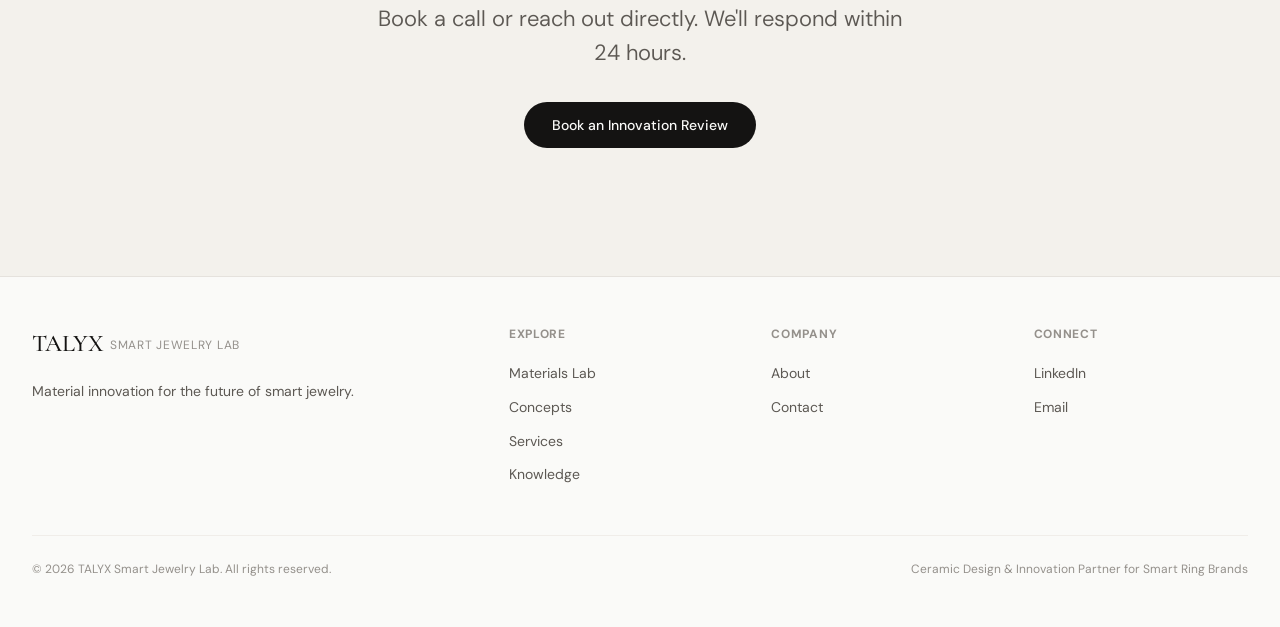
<file: book.html>
<!DOCTYPE html>
<html lang="en">
<head>
  <meta charset="UTF-8">
  <meta name="viewport" content="width=device-width, initial-scale=1.0">
  <meta name="description" content="Book an Innovation Review with TALYX Smart Jewelry Lab. Free discovery call, material review, design review, or full smart jewelry innovation consultation.">
  <title>Book an Innovation Review — TALYX</title>
  <link rel="stylesheet" href="css/style.css">
</head>
<body>

  <header class="site-header" id="header">
    <div class="header-inner">
      <a href="index.html" class="header-logo">TALYX <span>Smart Jewelry Lab</span></a>
      <nav class="header-nav">
        <a href="materials.html">Materials</a>
        <a href="concepts.html">Concepts</a>
        <a href="services.html">Services</a>
        <a href="knowledge.html">Knowledge</a>
        <a href="about.html">About</a>
        <a href="book.html" class="header-cta active">Book a Review</a>
      </nav>
      <button class="header-mobile-toggle" id="mobileToggle" aria-label="Menu"><span></span><span></span></button>
    </div>
  </header>

  <div class="mobile-menu" id="mobileMenu">
    <a href="materials.html">Materials</a>
    <a href="concepts.html">Concepts</a>
    <a href="services.html">Services</a>
    <a href="knowledge.html">Knowledge</a>
    <a href="about.html">About</a>
    <a href="book.html">Book a Review</a>
  </div>

  <main>
    <section class="page-header">
      <div class="container">
        <p class="caption fade-in">Book an Innovation Review</p>
        <h1 class="display-xl fade-in fade-in-delay-1">Let's talk about<br>what's possible.</h1>
        <p class="body-lg fade-in fade-in-delay-2" style="margin-top: var(--space-3);">
          No sales pitch. No obligation. A structured conversation about your product
          vision and how ceramic material innovation can make it distinctive.
        </p>
      </div>
    </section>

    <section class="section-sm">
      <div class="container">
        <div class="book-layout">

          <!-- Session Types -->
          <div class="fade-in">
            <h2 class="display-md" style="margin-bottom: var(--space-3);">Choose a session type</h2>
            <div class="book-options">
              <div class="book-option selected" data-value="discovery">
                <div>
                  <h4>Free Discovery Call</h4>
                  <p class="body-sm">A 30-minute introduction. Share your vision. We'll share relevant material capabilities.</p>
                </div>
                <span class="duration">30 min</span>
              </div>
              <div class="book-option" data-value="material">
                <div>
                  <h4>Material Review</h4>
                  <p class="body-sm">Deep dive into ceramic options for your product. Color, finish, technique recommendations.</p>
                </div>
                <span class="duration">60 min</span>
              </div>
              <div class="book-option" data-value="design">
                <div>
                  <h4>Design Review</h4>
                  <p class="body-sm">Bring your concept. We'll review it for material feasibility and differentiation potential.</p>
                </div>
                <span class="duration">60 min</span>
              </div>
              <div class="book-option" data-value="consultation">
                <div>
                  <h4>Innovation Consultation</h4>
                  <p class="body-sm">Full strategic session. Material strategy, design direction, and production roadmap.</p>
                </div>
                <span class="duration">90 min</span>
              </div>
            </div>
          </div>

          <!-- Form -->
          <div class="fade-in fade-in-delay-1">
            <h2 class="display-md" style="margin-bottom: var(--space-3);">Your details</h2>
            <form class="book-form" id="bookForm">
              <input type="hidden" name="serviceType" id="serviceType" value="discovery">

              <div class="form-group">
                <label for="name">Full Name</label>
                <input type="text" id="name" name="name" placeholder="Your name" required>
              </div>

              <div class="form-group">
                <label for="company">Company</label>
                <input type="text" id="company" name="company" placeholder="Your company" required>
              </div>

              <div class="form-group">
                <label for="email">Work Email</label>
                <input type="email" id="email" name="email" placeholder="you@company.com" required>
              </div>

              <div class="form-group">
                <label for="role">Your Role</label>
                <select id="role" name="role">
                  <option value="">Select...</option>
                  <option value="founder">Founder / CEO</option>
                  <option value="product">Product Manager</option>
                  <option value="design">Design Director</option>
                  <option value="engineering">Engineering Lead</option>
                  <option value="marketing">Marketing / Brand Lead</option>
                  <option value="other">Other</option>
                </select>
              </div>

              <div class="form-group">
                <label for="message">What would you like to discuss?</label>
                <textarea id="message" name="message" placeholder="Tell us about your product vision, where you are in development, and what you're looking for in a materials partner."></textarea>
              </div>

              <button type="submit" class="btn btn-primary form-submit">Submit Request</button>
            </form>
          </div>

        </div>
      </div>
    </section>

    <!-- What to Expect -->
    <section class="section bg-secondary">
      <div class="container container-narrow">
        <p class="caption fade-in">What to Expect</p>
        <h2 class="display-md fade-in fade-in-delay-1" style="margin-bottom: var(--space-4);">
          After you submit
        </h2>
        <div class="service-list">
          <div class="service-item fade-in">
            <div class="service-num">24h</div>
            <div class="service-body">
              <h3>We review your submission</h3>
              <p>Our team reviews your company and product context to prepare a relevant conversation. We research your market before we talk.</p>
            </div>
          </div>
          <div class="service-item fade-in fade-in-delay-1">
            <div class="service-num">48h</div>
            <div class="service-body">
              <h3>You receive a calendar link</h3>
              <p>We'll send available times that work across time zones. Pick what suits you. No back-and-forth emails.</p>
            </div>
          </div>
          <div class="service-item fade-in fade-in-delay-2">
            <div class="service-num">Call</div>
            <div class="service-body">
              <h3>The conversation</h3>
              <p>No slides. No pitch deck. A focused discussion about materials, design, and what's possible. Your product. Your vision. Our expertise.</p>
            </div>
          </div>
        </div>
      </div>
    </section>

    <!-- FAQ -->
    <section class="section">
      <div class="container container-narrow">
        <h2 class="display-md fade-in" style="margin-bottom: var(--space-4);">Frequently Asked Questions</h2>
        <div class="faq-list">

          <div class="faq-item fade-in">
            <button class="faq-question">
              Is the discovery call really free?
              <span class="faq-icon"></span>
            </button>
            <div class="faq-answer">
              <p>Yes. The 30-minute discovery call is completely free with no obligation. It's a conversation, not a sales pitch. We want to understand your vision and share what's relevant from our material capabilities.</p>
            </div>
          </div>

          <div class="faq-item fade-in fade-in-delay-1">
            <button class="faq-question">
              Do you work with early-stage startups?
              <span class="faq-icon"></span>
            </button>
            <div class="faq-answer">
              <p>Absolutely. Some of our most productive partnerships began with a napkin sketch and a conversation. We work with brands at every stage — from concept validation to production scaling. Early engagement often yields the best results because material decisions made early shape the entire product.</p>
            </div>
          </div>

          <div class="faq-item fade-in fade-in-delay-2">
            <button class="faq-question">
              What does an Innovation Review actually cover?
              <span class="faq-icon"></span>
            </button>
            <div class="faq-answer">
              <p>It depends on the session type you choose. A Discovery Call is an introduction — your vision, our capabilities. A Material Review is a deep dive into ceramic options for your specific product. A Design Review assesses your concept for material feasibility. An Innovation Consultation covers material strategy, design direction, and a production roadmap.</p>
            </div>
          </div>

          <div class="faq-item fade-in fade-in-delay-3">
            <button class="faq-question">
              Do you manufacture the rings, or do we take the specs to our own manufacturer?
              <span class="faq-icon"></span>
            </button>
            <div class="faq-answer">
              <p>Both paths are available. We can provide complete manufacturing through our production partners. Or we can provide full production specifications — material specs, finish standards, quality criteria — for your manufacturing team to execute. The choice is yours.</p>
            </div>
          </div>

          <div class="faq-item fade-in fade-in-delay-4">
            <button class="faq-question">
              What kind of intellectual property protection do you offer?
              <span class="faq-icon"></span>
            </button>
            <div class="faq-answer">
              <p>We sign NDAs as a standard practice before any detailed discussion. Your product vision, design concepts, and material specifications remain your intellectual property. We do not reuse partner designs or material strategies across clients. Our role is to enable your differentiation, not dilute it.</p>
            </div>
          </div>

          <div class="faq-item fade-in fade-in-delay-5">
            <button class="faq-question">
              Can I request a physical material sample kit?
              <span class="faq-icon"></span>
            </button>
            <div class="faq-answer">
              <p>Yes. After an initial conversation, we can send a physical sample kit with color swatches and finish samples for your team to evaluate. Mention this in your message and we'll include it in the follow-up. The kit includes 20 color swatches and 10 finish reference samples.</p>
            </div>
          </div>

        </div>
      </div>
    </section>

    <!-- Final CTA -->
    <section class="bg-secondary">
      <div class="container cta-section">
        <h2 class="display-lg fade-in">Still have questions?</h2>
        <p class="body-lg fade-in fade-in-delay-1">Book a call or reach out directly. We'll respond within 24 hours.</p>
        <div class="btn-group fade-in fade-in-delay-2" style="justify-content: center;">
          <a href="book.html" class="btn btn-primary">Book an Innovation Review</a>
        </div>
      </div>
    </section>
  </main>

  <footer class="site-footer">
    <div class="container">
      <div class="footer-inner">
        <div class="footer-brand">
          <a href="index.html" class="header-logo">TALYX <span>Smart Jewelry Lab</span></a>
          <p>Material innovation for the future of smart jewelry.</p>
        </div>
        <div class="footer-col">
          <h5>Explore</h5>
          <ul>
            <li><a href="materials.html">Materials Lab</a></li>
            <li><a href="concepts.html">Concepts</a></li>
            <li><a href="services.html">Services</a></li>
            <li><a href="knowledge.html">Knowledge</a></li>
          </ul>
        </div>
        <div class="footer-col">
          <h5>Company</h5>
          <ul>
            <li><a href="about.html">About</a></li>
            <li><a href="book.html">Contact</a></li>
          </ul>
        </div>
        <div class="footer-col">
          <h5>Connect</h5>
          <ul>
            <li><a href="#">LinkedIn</a></li>
            <li><a href="#">Email</a></li>
          </ul>
        </div>
      </div>
      <div class="footer-bottom">
        <p>&copy; 2026 TALYX Smart Jewelry Lab. All rights reserved.</p>
        <p>Ceramic Design &amp; Innovation Partner for Smart Ring Brands</p>
      </div>
    </div>
  </footer>

  <script src="js/main.js"></script>
</body>
</html>
</file>
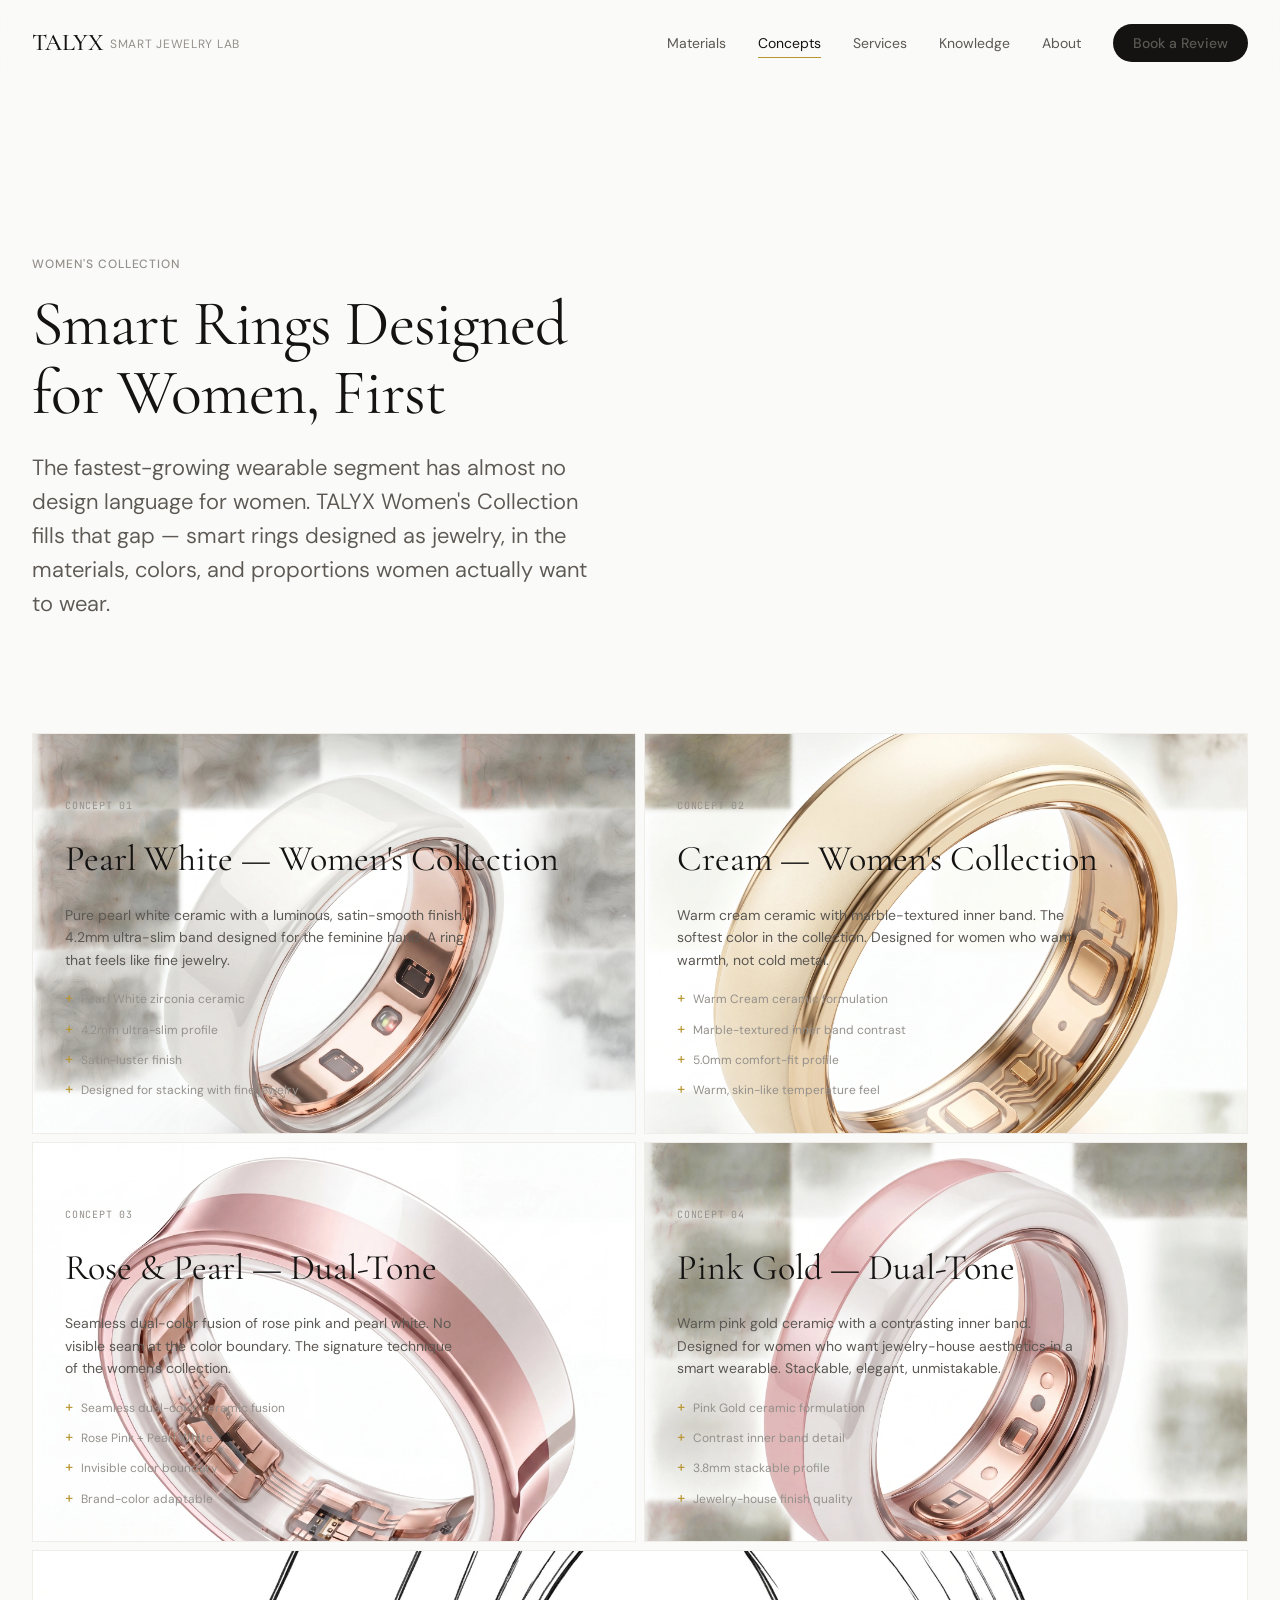
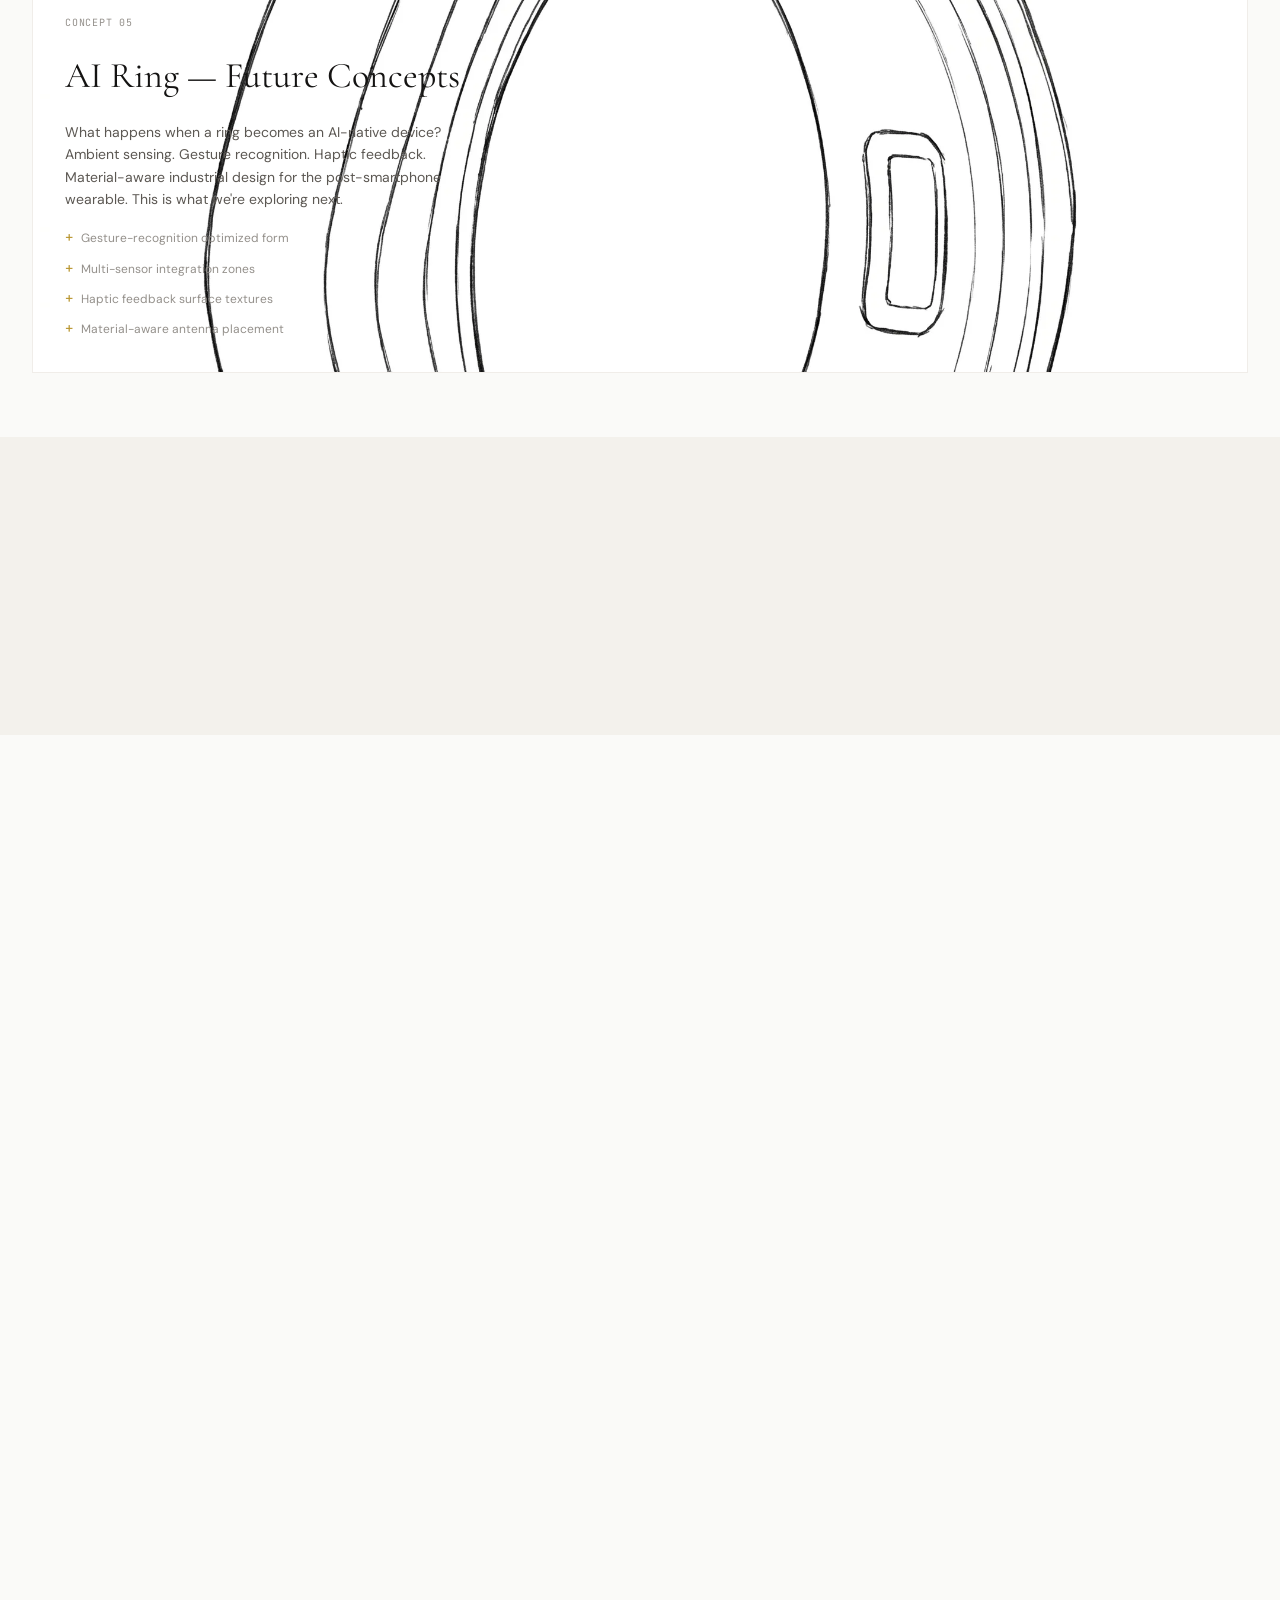
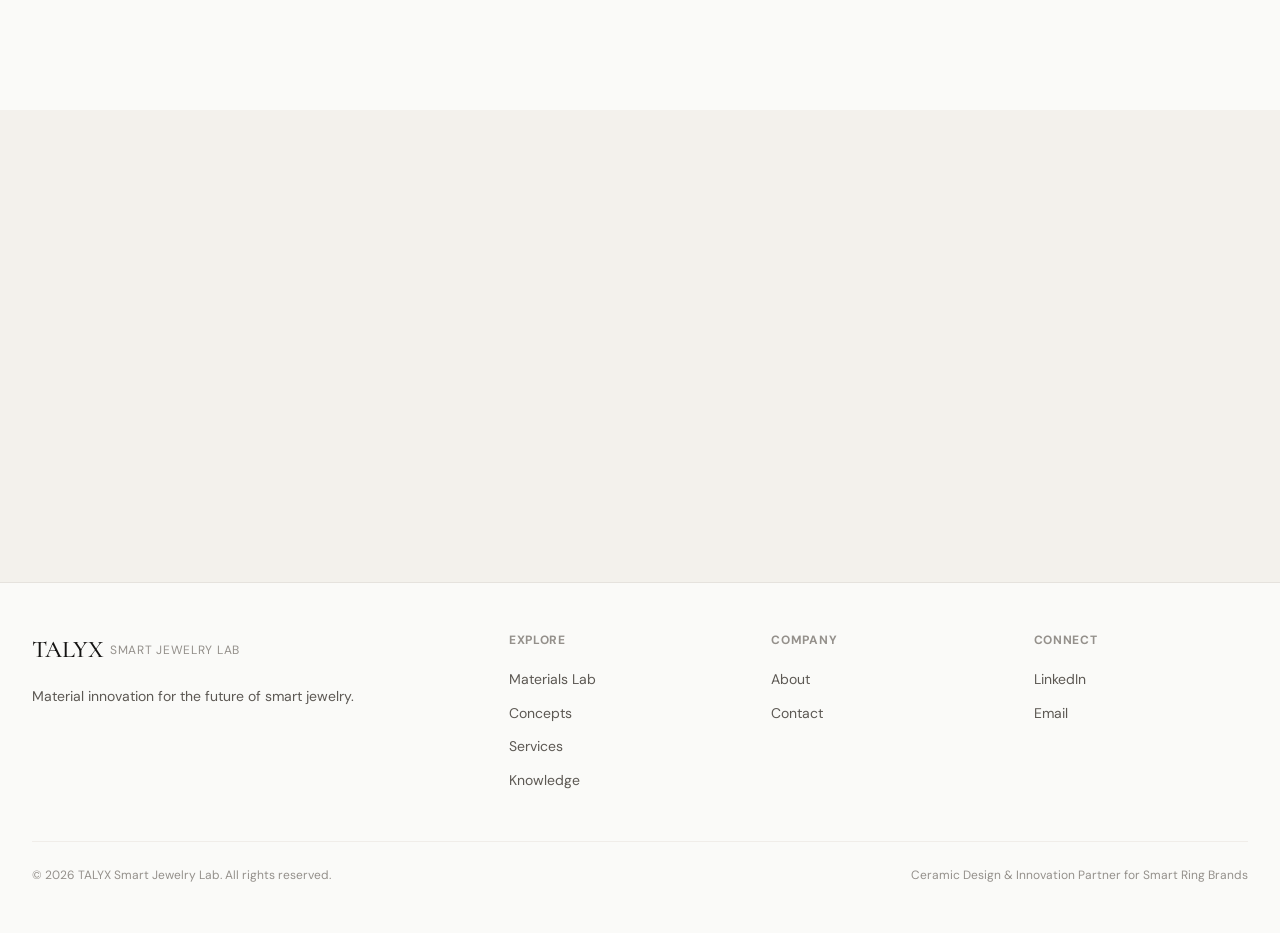
<file: concepts.html>
<!DOCTYPE html>
<html lang="en">
<head>
  <meta charset="UTF-8">
  <meta name="viewport" content="width=device-width, initial-scale=1.0">
  <meta name="description" content="TALYX Smart Ring Concepts — Future concept designs for Women's, Luxury, Ceramic, Fashion, and AI smart rings. Demonstrations of material and design capabilities.">
  <title>Smart Ring Concepts — TALYX</title>
  <link rel="stylesheet" href="css/style.css">
</head>
<body>

  <header class="site-header" id="header">
    <div class="header-inner">
      <a href="index.html" class="header-logo">TALYX <span>Smart Jewelry Lab</span></a>
      <nav class="header-nav">
        <a href="materials.html">Materials</a>
        <a href="concepts.html" class="active">Concepts</a>
        <a href="services.html">Services</a>
        <a href="knowledge.html">Knowledge</a>
        <a href="about.html">About</a>
        <a href="book.html" class="header-cta">Book a Review</a>
      </nav>
      <button class="header-mobile-toggle" id="mobileToggle" aria-label="Menu"><span></span><span></span></button>
    </div>
  </header>

  <div class="mobile-menu" id="mobileMenu">
    <a href="materials.html">Materials</a>
    <a href="concepts.html">Concepts</a>
    <a href="services.html">Services</a>
    <a href="knowledge.html">Knowledge</a>
    <a href="about.html">About</a>
    <a href="book.html">Book a Review</a>
  </div>

  <main>
    <section class="page-header">
      <div class="container">
        <p class="caption fade-in">Women's Collection</p>
        <h1 class="display-xl fade-in fade-in-delay-1">Smart Rings Designed<br>for Women, First</h1>
        <p class="body-lg fade-in fade-in-delay-2" style="margin-top: var(--space-3);">
          The fastest-growing wearable segment has almost no design language for women. 
          TALYX Women's Collection fills that gap — smart rings designed as jewelry, in the materials, colors, and proportions women actually want to wear.
        </p>
      </div>
    </section>

    <!-- Concepts Grid -->
    <section class="section-sm">
      <div class="container">
        <div class="concept-grid">

          <!-- Concept 01: Pearl White -->
          <div class="concept-card fade-in">
            <img class="concept-visual" src="images/concept-pearl.webp" alt="Women's Pearl White Ceramic Smart Ring" loading="lazy">
            <span class="concept-tag">Concept 01</span>
            <h3>Pearl White — Women's Collection</h3>
            <p>Pure pearl white ceramic with a luminous, satin-smooth finish. 4.2mm ultra-slim band designed for the feminine hand. A ring that feels like fine jewelry.</p>
            <ul class="concept-features">
              <li>Pearl White zirconia ceramic</li>
              <li>4.2mm ultra-slim profile</li>
              <li>Satin-luster finish</li>
              <li>Designed for stacking with fine jewelry</li>
            </ul>
          </div>

          <!-- Concept 02: Cream -->
          <div class="concept-card fade-in fade-in-delay-1">
            <img class="concept-visual" src="images/concept-cream.webp" alt="Women's Cream Ceramic Smart Ring" loading="lazy">
            <span class="concept-tag">Concept 02</span>
            <h3>Cream — Women's Collection</h3>
            <p>Warm cream ceramic with marble-textured inner band. The softest color in the collection. Designed for women who want warmth, not cold metal.</p>
            <ul class="concept-features">
              <li>Warm Cream ceramic formulation</li>
              <li>Marble-textured inner band contrast</li>
              <li>5.0mm comfort-fit profile</li>
              <li>Warm, skin-like temperature feel</li>
            </ul>
          </div>

          <!-- Concept 03: Rose & Pearl -->
          <div class="concept-card fade-in">
            <img class="concept-visual" src="images/concept-rose.webp" alt="Rose and Pearl White Dual-Tone Ceramic Ring" loading="lazy">
            <span class="concept-tag">Concept 03</span>
            <h3>Rose &amp; Pearl — Dual-Tone</h3>
            <p>Seamless dual-color fusion of rose pink and pearl white. No visible seam at the color boundary. The signature technique of the women's collection.</p>
            <ul class="concept-features">
              <li>Seamless dual-color ceramic fusion</li>
              <li>Rose Pink + Pearl White</li>
              <li>Invisible color boundary</li>
              <li>Brand-color adaptable</li>
            </ul>
          </div>

          <!-- Concept 04: Pink Gold -->
          <div class="concept-card fade-in fade-in-delay-1">
            <img class="concept-visual" src="images/concept-pinkgold.webp" alt="Pink Gold Dual-Tone Ceramic Smart Ring" loading="lazy">
            <span class="concept-tag">Concept 04</span>
            <h3>Pink Gold — Dual-Tone</h3>
            <p>Warm pink gold ceramic with a contrasting inner band. Designed for women who want jewelry-house aesthetics in a smart wearable. Stackable, elegant, unmistakable.</p>
            <ul class="concept-features">
              <li>Pink Gold ceramic formulation</li>
              <li>Contrast inner band detail</li>
              <li>3.8mm stackable profile</li>
              <li>Jewelry-house finish quality</li>
            </ul>
          </div>

          <!-- Concept 05: AI Ring -->
          <div class="concept-card fade-in" style="grid-column: 1 / -1;">
            <img class="concept-visual" src="images/concept-sketch.webp" alt="AI Ring concept sketch — future design exploration" loading="lazy" style="object-position: center 40%;">
            <span class="concept-tag">Concept 05</span>
            <h3>AI Ring — Future Concepts</h3>
            <p>What happens when a ring becomes an AI-native device? Ambient sensing. Gesture recognition. Haptic feedback. Material-aware industrial design for the post-smartphone wearable. This is what we're exploring next.</p>
            <ul class="concept-features">
              <li>Gesture-recognition optimized form</li>
              <li>Multi-sensor integration zones</li>
              <li>Haptic feedback surface textures</li>
              <li>Material-aware antenna placement</li>
            </ul>
          </div>

        </div>
      </div>
    </section>

    <!-- Capability Note -->
    <section class="section-sm bg-secondary">
      <div class="container container-narrow">
        <p class="body-lg fade-in text-balance" style="font-style: italic; color: var(--color-text-secondary);">
          "These concepts are not for sale. They are demonstrations of what our materials and design capabilities make possible. Every concept shown here can be adapted, customized, and brought to production. We design to inspire what comes next. When you're ready to turn a concept into a product, our prototyping and production engineering teams take over."
        </p>
      </div>
    </section>

    <!-- From Concept to Production -->
    <section class="section">
      <div class="container">
        <h2 class="display-md materials-section-header fade-in">From Concept to Production</h2>
        <p class="body-base fade-in fade-in-delay-1" style="margin-bottom: var(--space-4); max-width: 64ch;">
          A TALYX concept is not a rendering. It's a material and manufacturing capability in design form. Here's the path from inspiration to product.
        </p>
        <div class="service-list">
          <div class="service-item fade-in">
            <div class="service-num">Step 1</div>
            <div class="service-body">
              <h3>Concept Selection</h3>
              <p>Choose a direction from our concept library or bring your own vision. We'll map it to specific materials, finishes, and techniques.</p>
            </div>
          </div>
          <div class="service-item fade-in fade-in-delay-1">
            <div class="service-num">Step 2</div>
            <div class="service-body">
              <h3>Brand Adaptation</h3>
              <p>We adapt the material palette to your brand colors. Surface finish refinement. Ergonomic tuning for your target customer.</p>
            </div>
          </div>
          <div class="service-item fade-in fade-in-delay-2">
            <div class="service-num">Step 3</div>
            <div class="service-body">
              <h3>Physical Prototype</h3>
              <p>Functional prototypes in the specified materials and finishes. Wear-test, photograph, present to stakeholders. Iterate until it's right.</p>
            </div>
          </div>
          <div class="service-item fade-in fade-in-delay-3">
            <div class="service-num">Step 4</div>
            <div class="service-body">
              <h3>Production Specification</h3>
              <p>Complete manufacturing documentation. Material specs, finish standards, quality criteria. Ready for your production team to scale.</p>
            </div>
          </div>
        </div>
      </div>
    </section>

    <!-- CTA -->
    <section class="bg-secondary">
      <div class="container cta-section">
        <h2 class="display-lg fade-in">Have a concept in mind?</h2>
        <p class="body-lg fade-in fade-in-delay-1">Bring your vision. We'll bring the materials and design capability to make it real.</p>
        <div class="btn-group fade-in fade-in-delay-2" style="justify-content: center;">
          <a href="book.html" class="btn btn-primary">Start a Design Conversation</a>
        </div>
      </div>
    </section>
  </main>

  <footer class="site-footer">
    <div class="container">
      <div class="footer-inner">
        <div class="footer-brand">
          <a href="index.html" class="header-logo">TALYX <span>Smart Jewelry Lab</span></a>
          <p>Material innovation for the future of smart jewelry.</p>
        </div>
        <div class="footer-col">
          <h5>Explore</h5>
          <ul>
            <li><a href="materials.html">Materials Lab</a></li>
            <li><a href="concepts.html">Concepts</a></li>
            <li><a href="services.html">Services</a></li>
            <li><a href="knowledge.html">Knowledge</a></li>
          </ul>
        </div>
        <div class="footer-col">
          <h5>Company</h5>
          <ul>
            <li><a href="about.html">About</a></li>
            <li><a href="book.html">Contact</a></li>
          </ul>
        </div>
        <div class="footer-col">
          <h5>Connect</h5>
          <ul>
            <li><a href="#">LinkedIn</a></li>
            <li><a href="#">Email</a></li>
          </ul>
        </div>
      </div>
      <div class="footer-bottom">
        <p>&copy; 2026 TALYX Smart Jewelry Lab. All rights reserved.</p>
        <p>Ceramic Design &amp; Innovation Partner for Smart Ring Brands</p>
      </div>
    </div>
  </footer>

  <script src="js/main.js"></script>
</body>
</html>
</file>
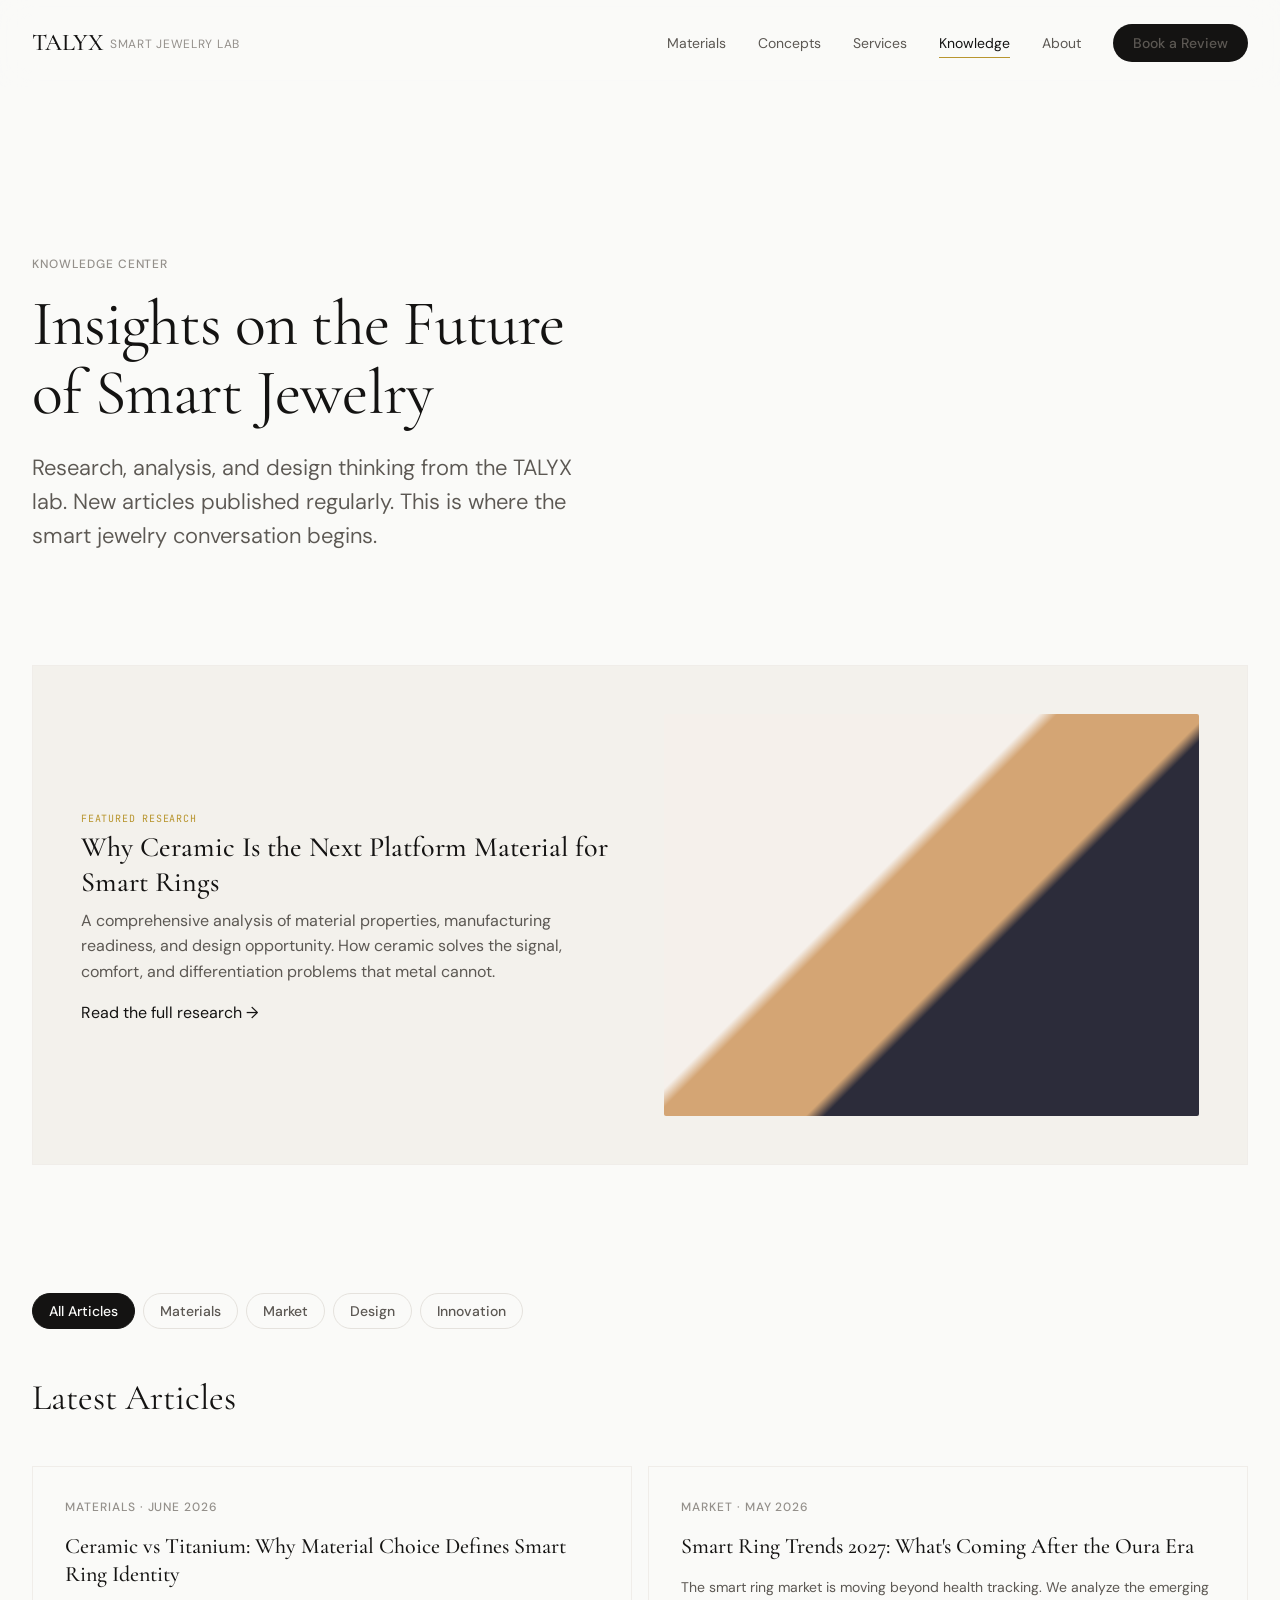
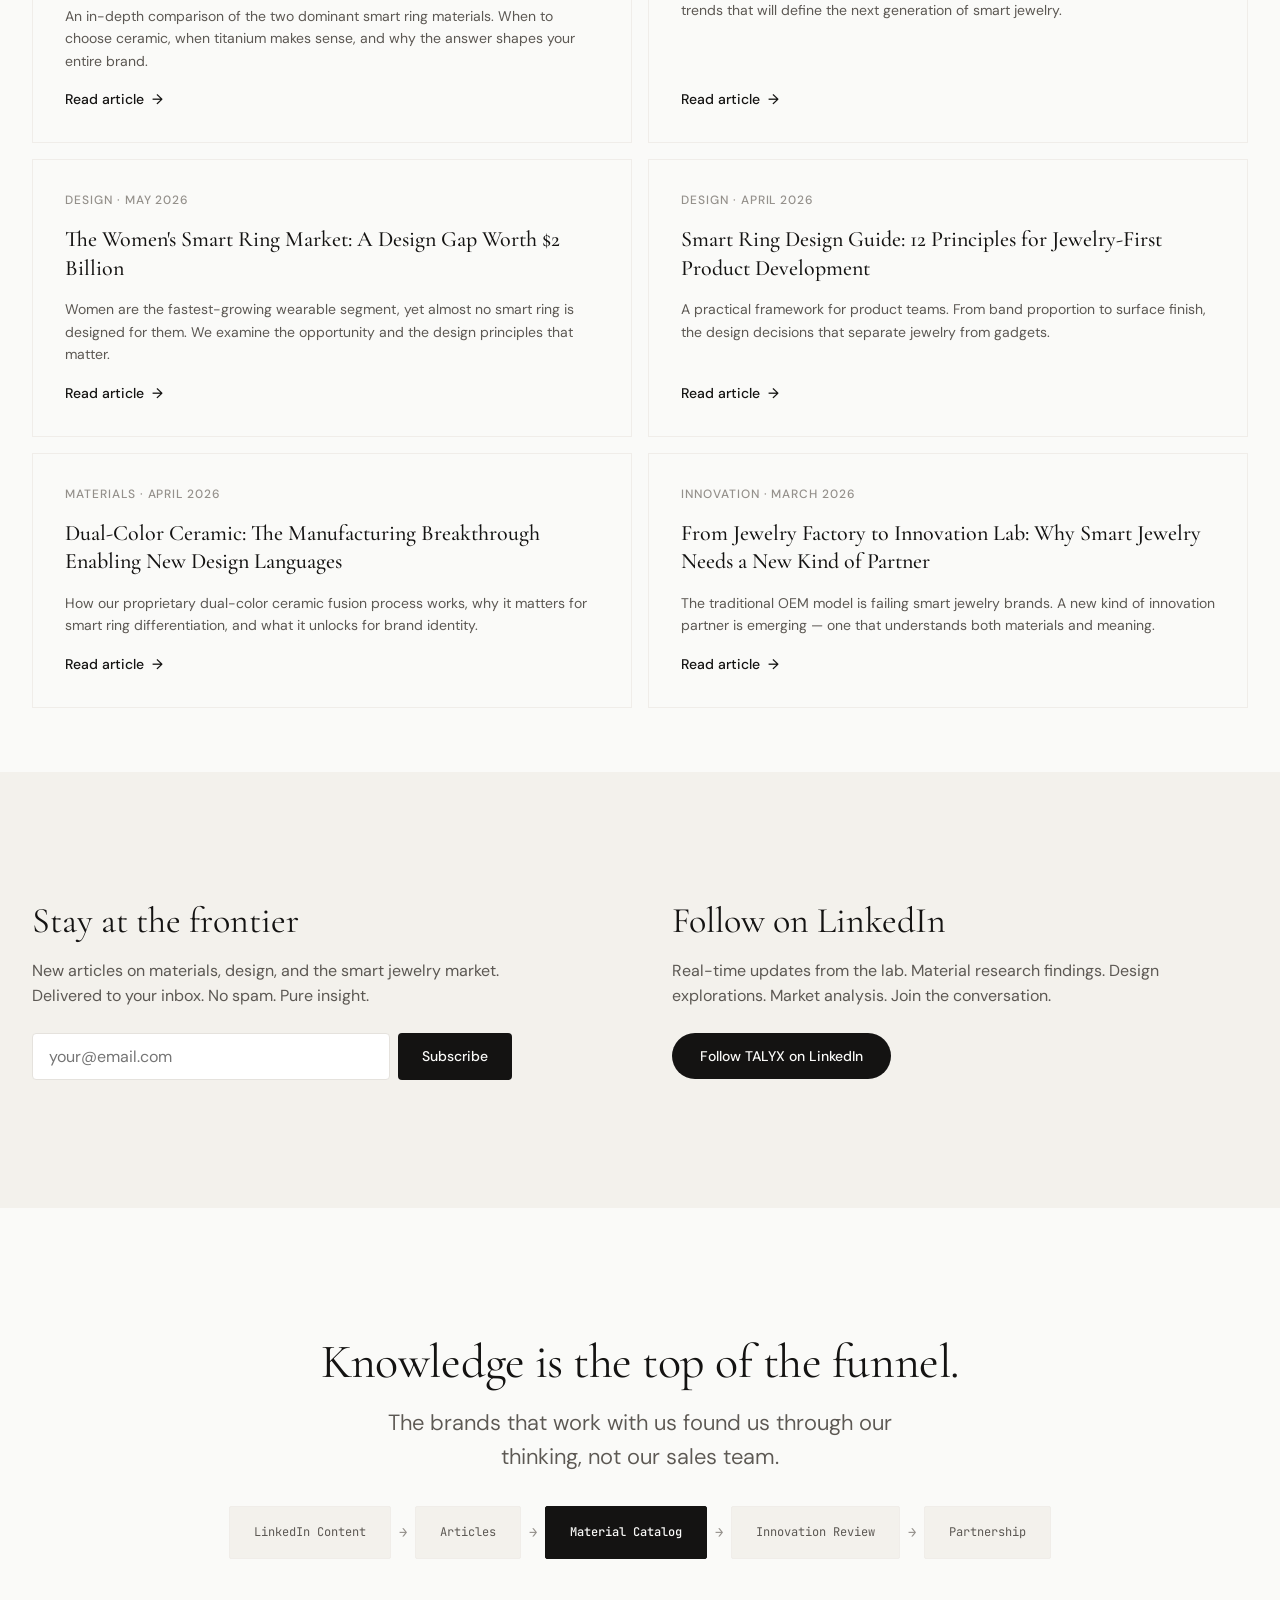
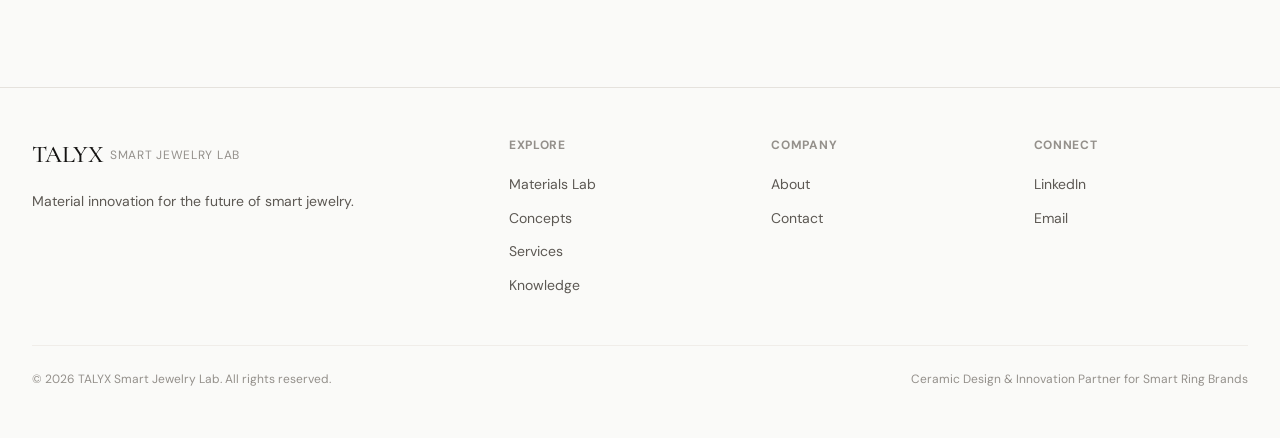
<file: knowledge.html>
<!DOCTYPE html>
<html lang="en">
<head>
  <meta charset="UTF-8">
  <meta name="viewport" content="width=device-width, initial-scale=1.0">
  <meta name="description" content="TALYX Knowledge Center — Insights on smart jewelry trends, ceramic materials, smart ring design, and the future of wearables. New articles published regularly.">
  <title>Knowledge Center — TALYX</title>
  <link rel="stylesheet" href="css/style.css">
</head>
<body>

  <header class="site-header" id="header">
    <div class="header-inner">
      <a href="index.html" class="header-logo">TALYX <span>Smart Jewelry Lab</span></a>
      <nav class="header-nav">
        <a href="materials.html">Materials</a>
        <a href="concepts.html">Concepts</a>
        <a href="services.html">Services</a>
        <a href="knowledge.html" class="active">Knowledge</a>
        <a href="about.html">About</a>
        <a href="book.html" class="header-cta">Book a Review</a>
      </nav>
      <button class="header-mobile-toggle" id="mobileToggle" aria-label="Menu"><span></span><span></span></button>
    </div>
  </header>

  <div class="mobile-menu" id="mobileMenu">
    <a href="materials.html">Materials</a>
    <a href="concepts.html">Concepts</a>
    <a href="services.html">Services</a>
    <a href="knowledge.html">Knowledge</a>
    <a href="about.html">About</a>
    <a href="book.html">Book a Review</a>
  </div>

  <main>
    <section class="page-header">
      <div class="container">
        <p class="caption fade-in">Knowledge Center</p>
        <h1 class="display-xl fade-in fade-in-delay-1">Insights on the Future<br>of Smart Jewelry</h1>
        <p class="body-lg fade-in fade-in-delay-2" style="margin-top: var(--space-3);">
          Research, analysis, and design thinking from the TALYX lab.
          New articles published regularly. This is where the smart jewelry conversation begins.
        </p>
      </div>
    </section>

    <!-- Featured Article -->
    <section class="section-sm">
      <div class="container">
        <div class="featured-article fade-in">
          <div>
            <span class="featured-label">Featured Research</span>
            <h3>Why Ceramic Is the Next Platform Material for Smart Rings</h3>
            <p>A comprehensive analysis of material properties, manufacturing readiness, and design opportunity. How ceramic solves the signal, comfort, and differentiation problems that metal cannot.</p>
            <a href="#" class="read-more">Read the full research <span>&rarr;</span></a>
          </div>
          <div class="featured-visual" style="background: linear-gradient(135deg, #F5F0EB 0%, #F5F0EB 40%, #D4A574 42%, #D4A574 58%, #2C2C3A 60%, #2C2C3A 100%);"></div>
        </div>
      </div>
    </section>

    <!-- Filter Pills -->
    <section class="section-sm" style="padding-top: 0;">
      <div class="container">
        <div class="filter-pills fade-in">
          <button class="filter-pill active" data-category="all">All Articles</button>
          <button class="filter-pill" data-category="materials">Materials</button>
          <button class="filter-pill" data-category="market">Market</button>
          <button class="filter-pill" data-category="design">Design</button>
          <button class="filter-pill" data-category="innovation">Innovation</button>
        </div>

        <h2 class="display-md materials-section-header fade-in">Latest Articles</h2>
        <div class="knowledge-grid">

          <article class="article-card fade-in" data-article-category="materials">
            <span class="caption">Materials · June 2026</span>
            <h3>Ceramic vs Titanium: Why Material Choice Defines Smart Ring Identity</h3>
            <p>An in-depth comparison of the two dominant smart ring materials. When to choose ceramic, when titanium makes sense, and why the answer shapes your entire brand.</p>
            <a href="#" class="read-more">Read article <span>&rarr;</span></a>
          </article>

          <article class="article-card fade-in fade-in-delay-1" data-article-category="market">
            <span class="caption">Market · May 2026</span>
            <h3>Smart Ring Trends 2027: What's Coming After the Oura Era</h3>
            <p>The smart ring market is moving beyond health tracking. We analyze the emerging trends that will define the next generation of smart jewelry.</p>
            <a href="#" class="read-more">Read article <span>&rarr;</span></a>
          </article>

          <article class="article-card fade-in" data-article-category="market design">
            <span class="caption">Design · May 2026</span>
            <h3>The Women's Smart Ring Market: A Design Gap Worth $2 Billion</h3>
            <p>Women are the fastest-growing wearable segment, yet almost no smart ring is designed for them. We examine the opportunity and the design principles that matter.</p>
            <a href="#" class="read-more">Read article <span>&rarr;</span></a>
          </article>

          <article class="article-card fade-in fade-in-delay-1" data-article-category="design">
            <span class="caption">Design · April 2026</span>
            <h3>Smart Ring Design Guide: 12 Principles for Jewelry-First Product Development</h3>
            <p>A practical framework for product teams. From band proportion to surface finish, the design decisions that separate jewelry from gadgets.</p>
            <a href="#" class="read-more">Read article <span>&rarr;</span></a>
          </article>

          <article class="article-card fade-in" data-article-category="materials">
            <span class="caption">Materials · April 2026</span>
            <h3>Dual-Color Ceramic: The Manufacturing Breakthrough Enabling New Design Languages</h3>
            <p>How our proprietary dual-color ceramic fusion process works, why it matters for smart ring differentiation, and what it unlocks for brand identity.</p>
            <a href="#" class="read-more">Read article <span>&rarr;</span></a>
          </article>

          <article class="article-card fade-in fade-in-delay-1" data-article-category="innovation">
            <span class="caption">Innovation · March 2026</span>
            <h3>From Jewelry Factory to Innovation Lab: Why Smart Jewelry Needs a New Kind of Partner</h3>
            <p>The traditional OEM model is failing smart jewelry brands. A new kind of innovation partner is emerging — one that understands both materials and meaning.</p>
            <a href="#" class="read-more">Read article <span>&rarr;</span></a>
          </article>

        </div>
      </div>
    </section>

    <!-- Newsletter + LinkedIn funnel -->
    <section class="section bg-secondary">
      <div class="container" style="display: grid; grid-template-columns: 1fr 1fr; gap: var(--space-6); align-items: center;">
        <div class="fade-in">
          <h2 class="display-md" style="margin-bottom: var(--space-2);">Stay at the frontier</h2>
          <p class="body-base" style="margin-bottom: var(--space-3); max-width: 48ch;">
            New articles on materials, design, and the smart jewelry market. Delivered to your inbox. No spam. Pure insight.
          </p>
          <form class="newsletter-form" id="newsletterForm" style="margin-top: 0;">
            <input type="email" placeholder="your@email.com" required>
            <button type="submit">Subscribe</button>
          </form>
        </div>
        <div class="fade-in fade-in-delay-1">
          <h2 class="display-md" style="margin-bottom: var(--space-2);">Follow on LinkedIn</h2>
          <p class="body-base" style="margin-bottom: var(--space-3); max-width: 48ch;">
            Real-time updates from the lab. Material research findings. Design explorations. Market analysis. Join the conversation.
          </p>
          <a href="#" class="btn btn-primary">Follow TALYX on LinkedIn</a>
        </div>
      </div>
    </section>

    <!-- Funnel -->
    <section>
      <div class="container cta-section">
        <h2 class="display-lg fade-in">Knowledge is the top of the funnel.</h2>
        <p class="body-lg fade-in fade-in-delay-1">The brands that work with us found us through our thinking, not our sales team.</p>
        <div class="funnel-flow fade-in fade-in-delay-2" style="justify-content: center;">
          <span class="funnel-step">LinkedIn Content</span>
          <span class="funnel-arrow">&rarr;</span>
          <span class="funnel-step">Articles</span>
          <span class="funnel-arrow">&rarr;</span>
          <span class="funnel-step highlight">Material Catalog</span>
          <span class="funnel-arrow">&rarr;</span>
          <span class="funnel-step">Innovation Review</span>
          <span class="funnel-arrow">&rarr;</span>
          <span class="funnel-step">Partnership</span>
        </div>
      </div>
    </section>
  </main>

  <footer class="site-footer">
    <div class="container">
      <div class="footer-inner">
        <div class="footer-brand">
          <a href="index.html" class="header-logo">TALYX <span>Smart Jewelry Lab</span></a>
          <p>Material innovation for the future of smart jewelry.</p>
        </div>
        <div class="footer-col">
          <h5>Explore</h5>
          <ul>
            <li><a href="materials.html">Materials Lab</a></li>
            <li><a href="concepts.html">Concepts</a></li>
            <li><a href="services.html">Services</a></li>
            <li><a href="knowledge.html">Knowledge</a></li>
          </ul>
        </div>
        <div class="footer-col">
          <h5>Company</h5>
          <ul>
            <li><a href="about.html">About</a></li>
            <li><a href="book.html">Contact</a></li>
          </ul>
        </div>
        <div class="footer-col">
          <h5>Connect</h5>
          <ul>
            <li><a href="#">LinkedIn</a></li>
            <li><a href="#">Email</a></li>
          </ul>
        </div>
      </div>
      <div class="footer-bottom">
        <p>&copy; 2026 TALYX Smart Jewelry Lab. All rights reserved.</p>
        <p>Ceramic Design &amp; Innovation Partner for Smart Ring Brands</p>
      </div>
    </div>
  </footer>

  <script src="js/main.js"></script>
</body>
</html>
</file>
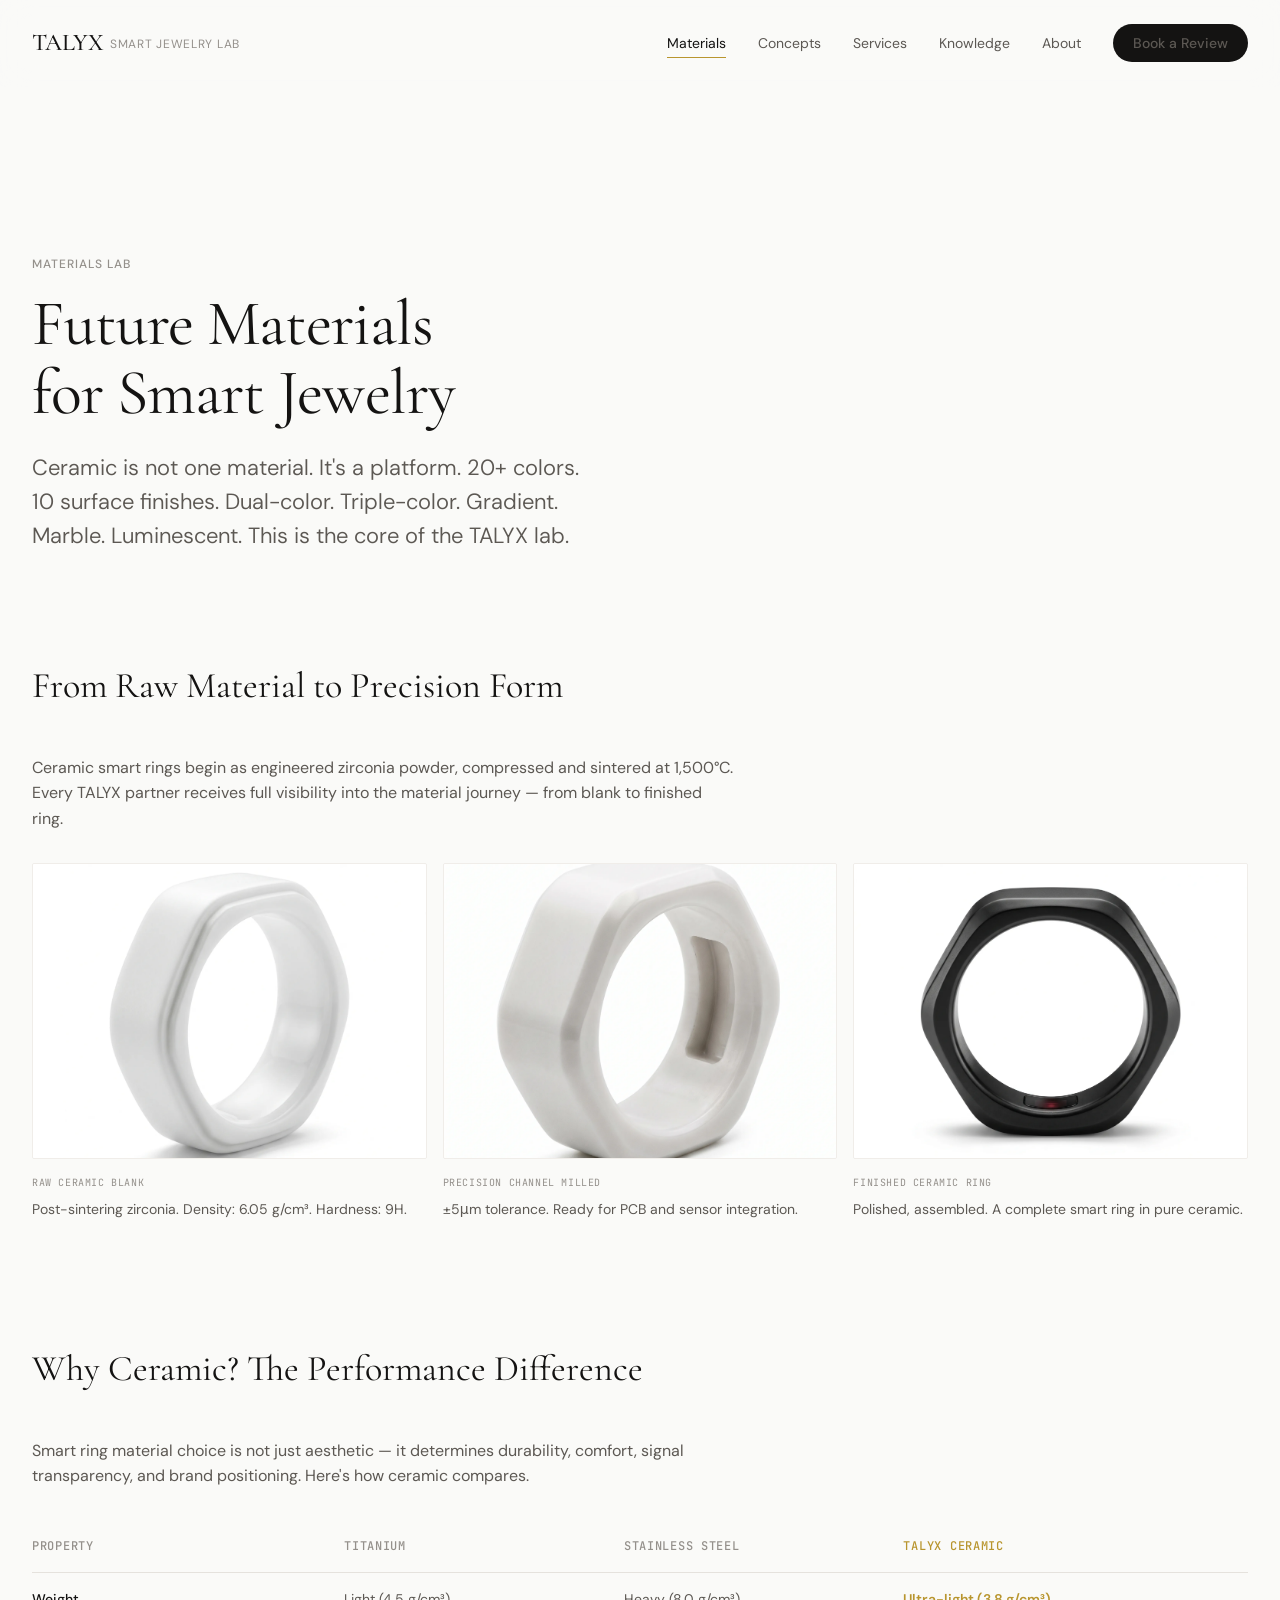
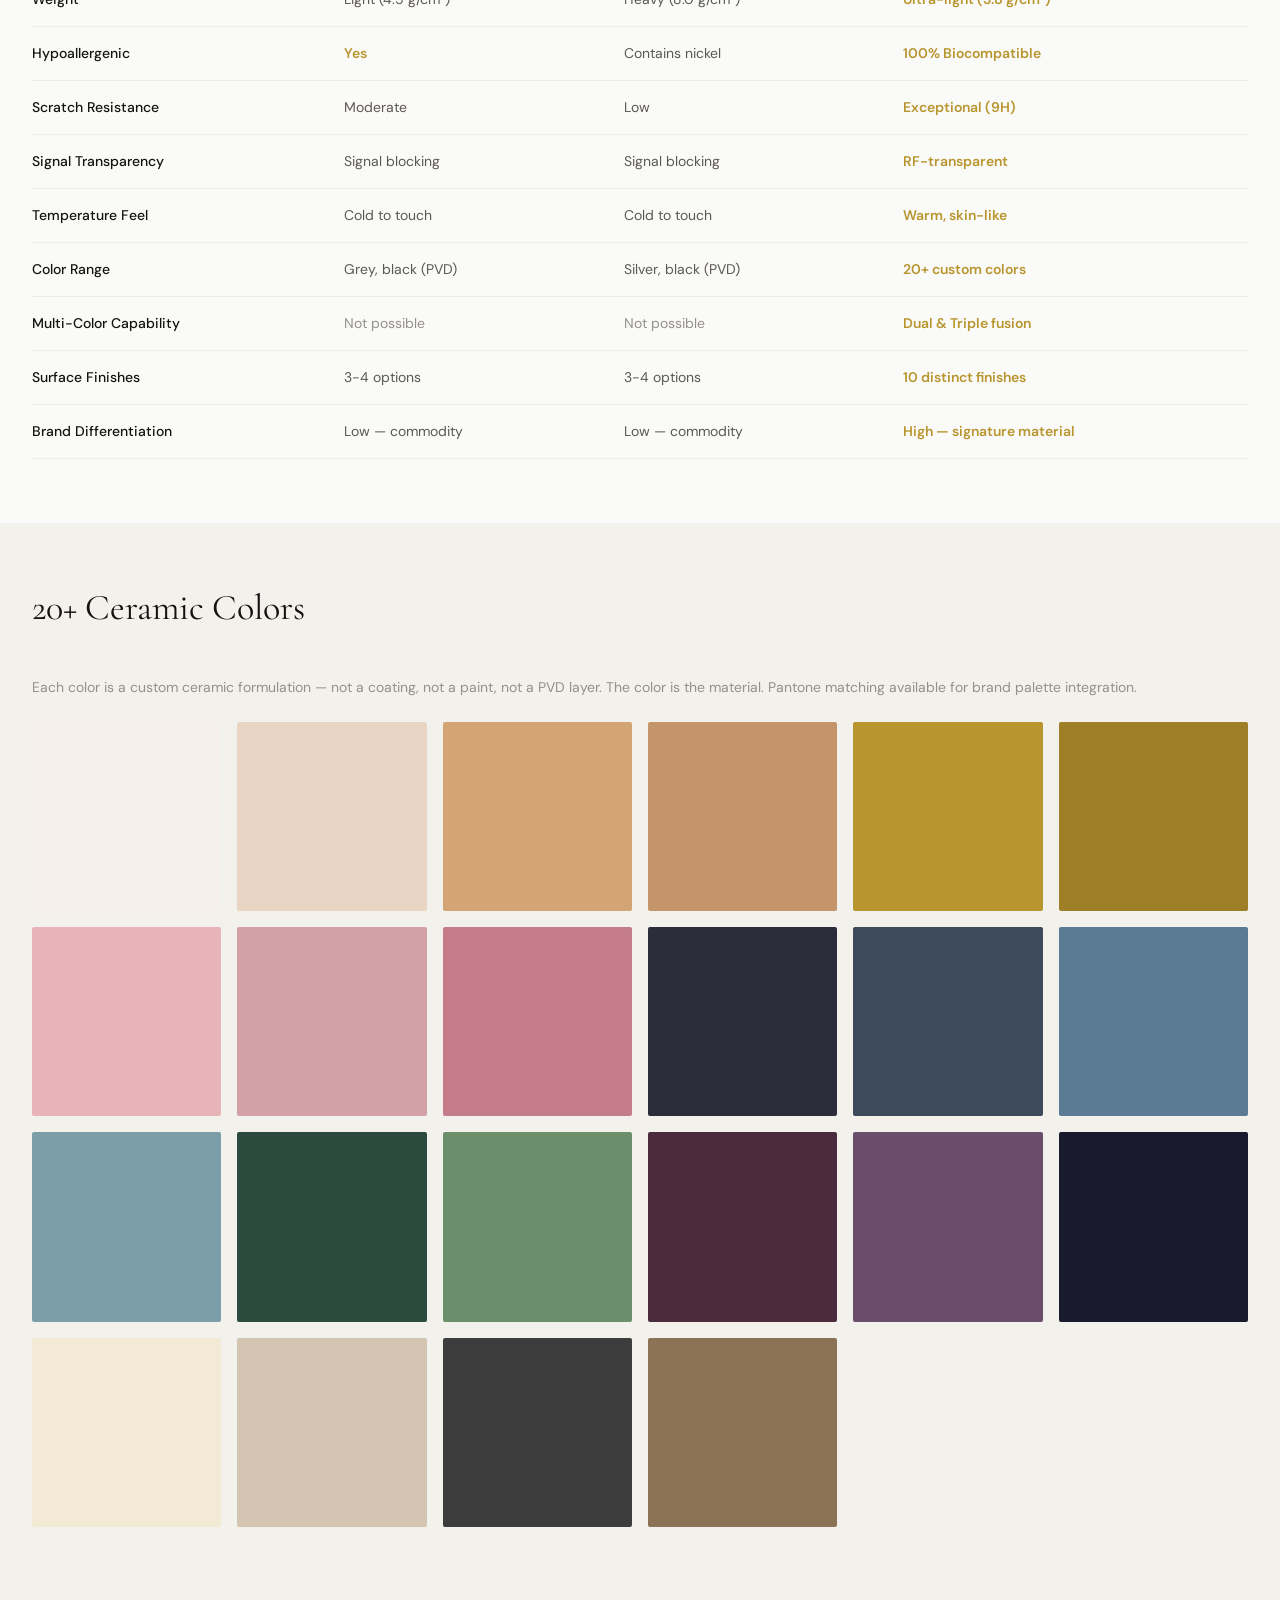
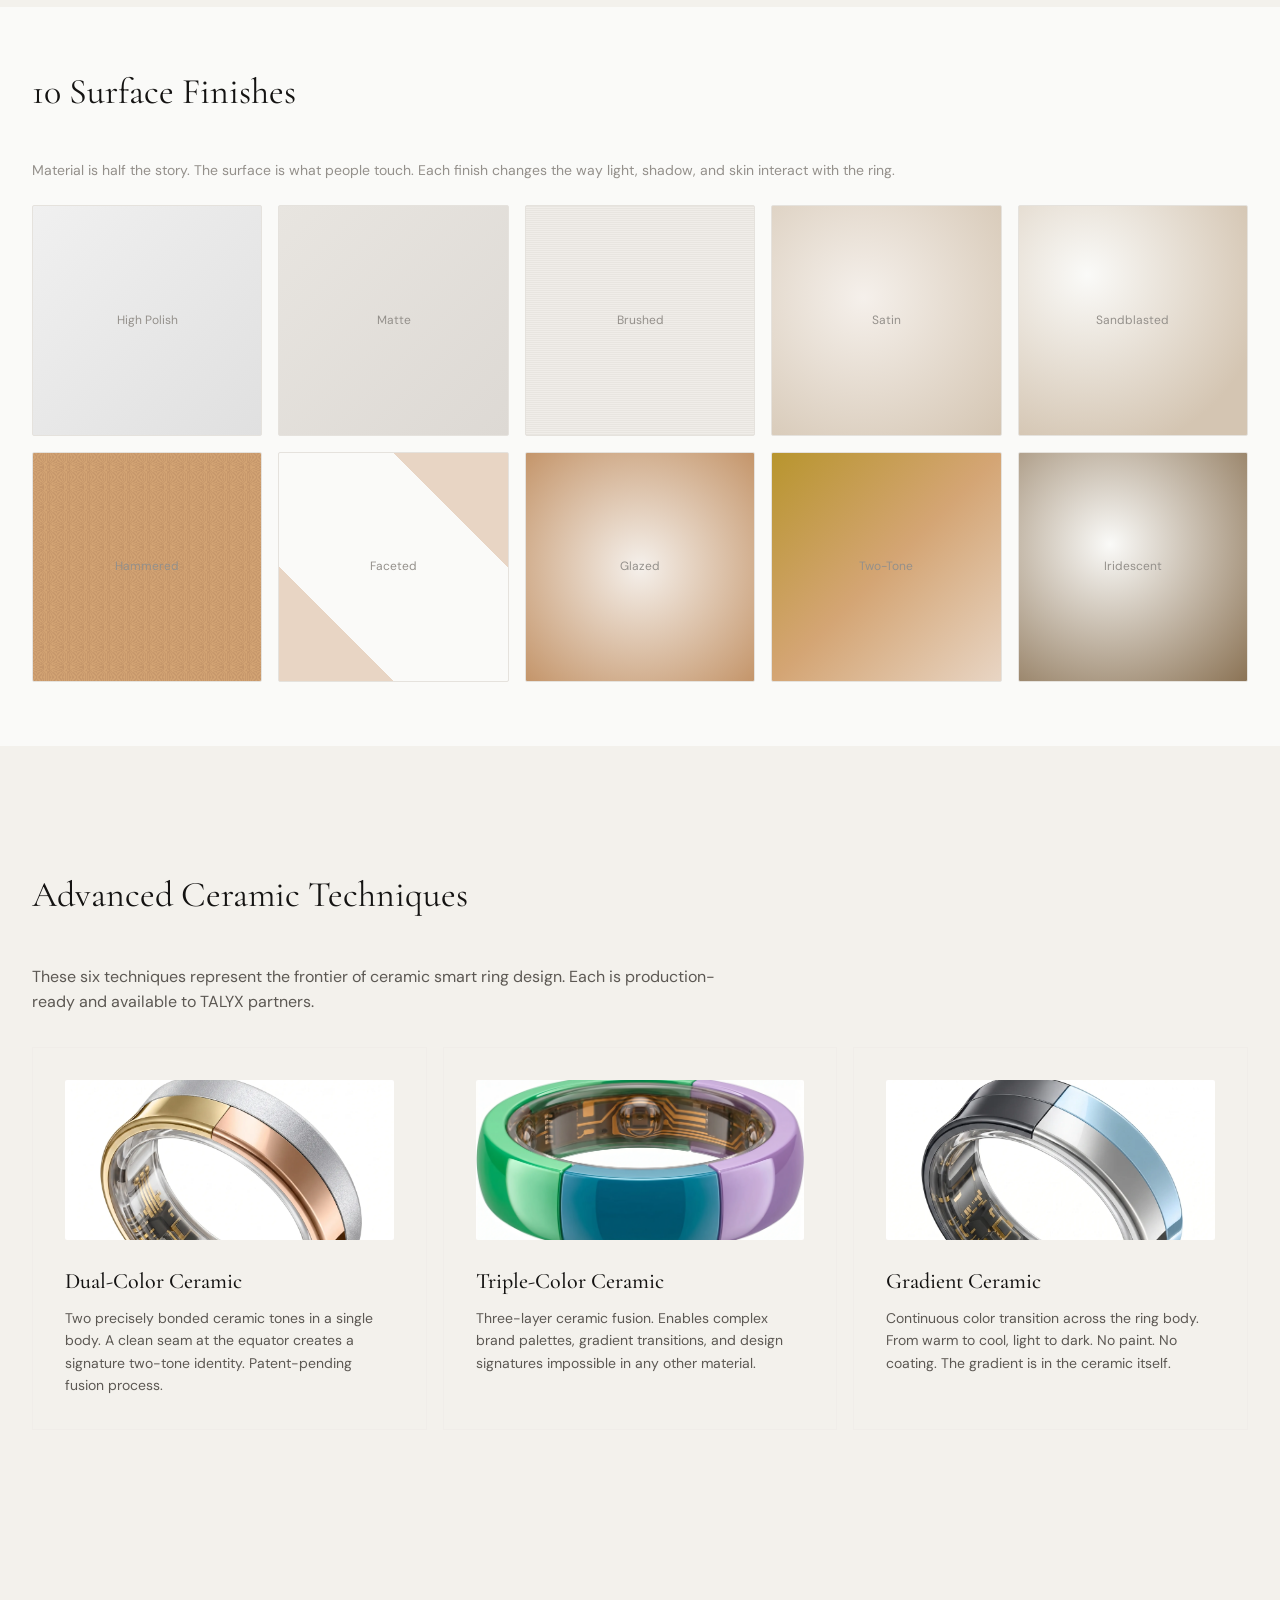
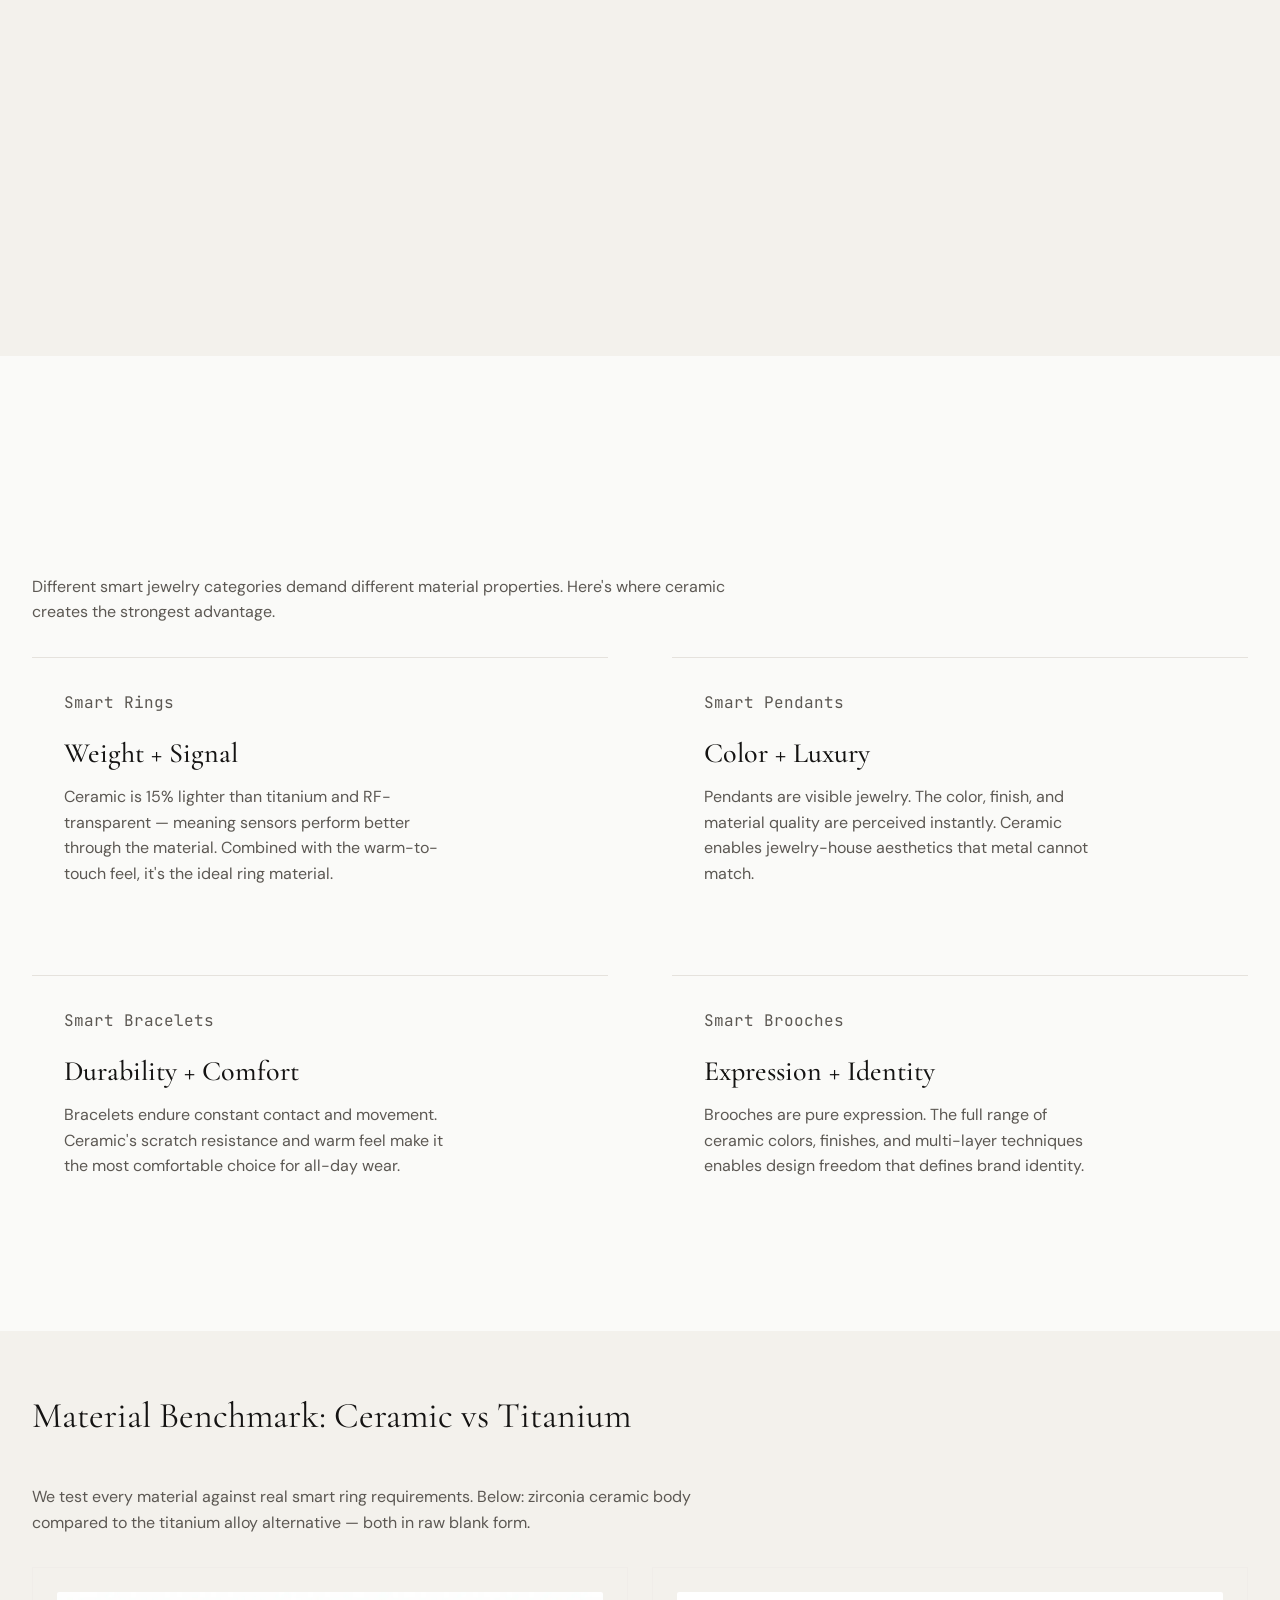
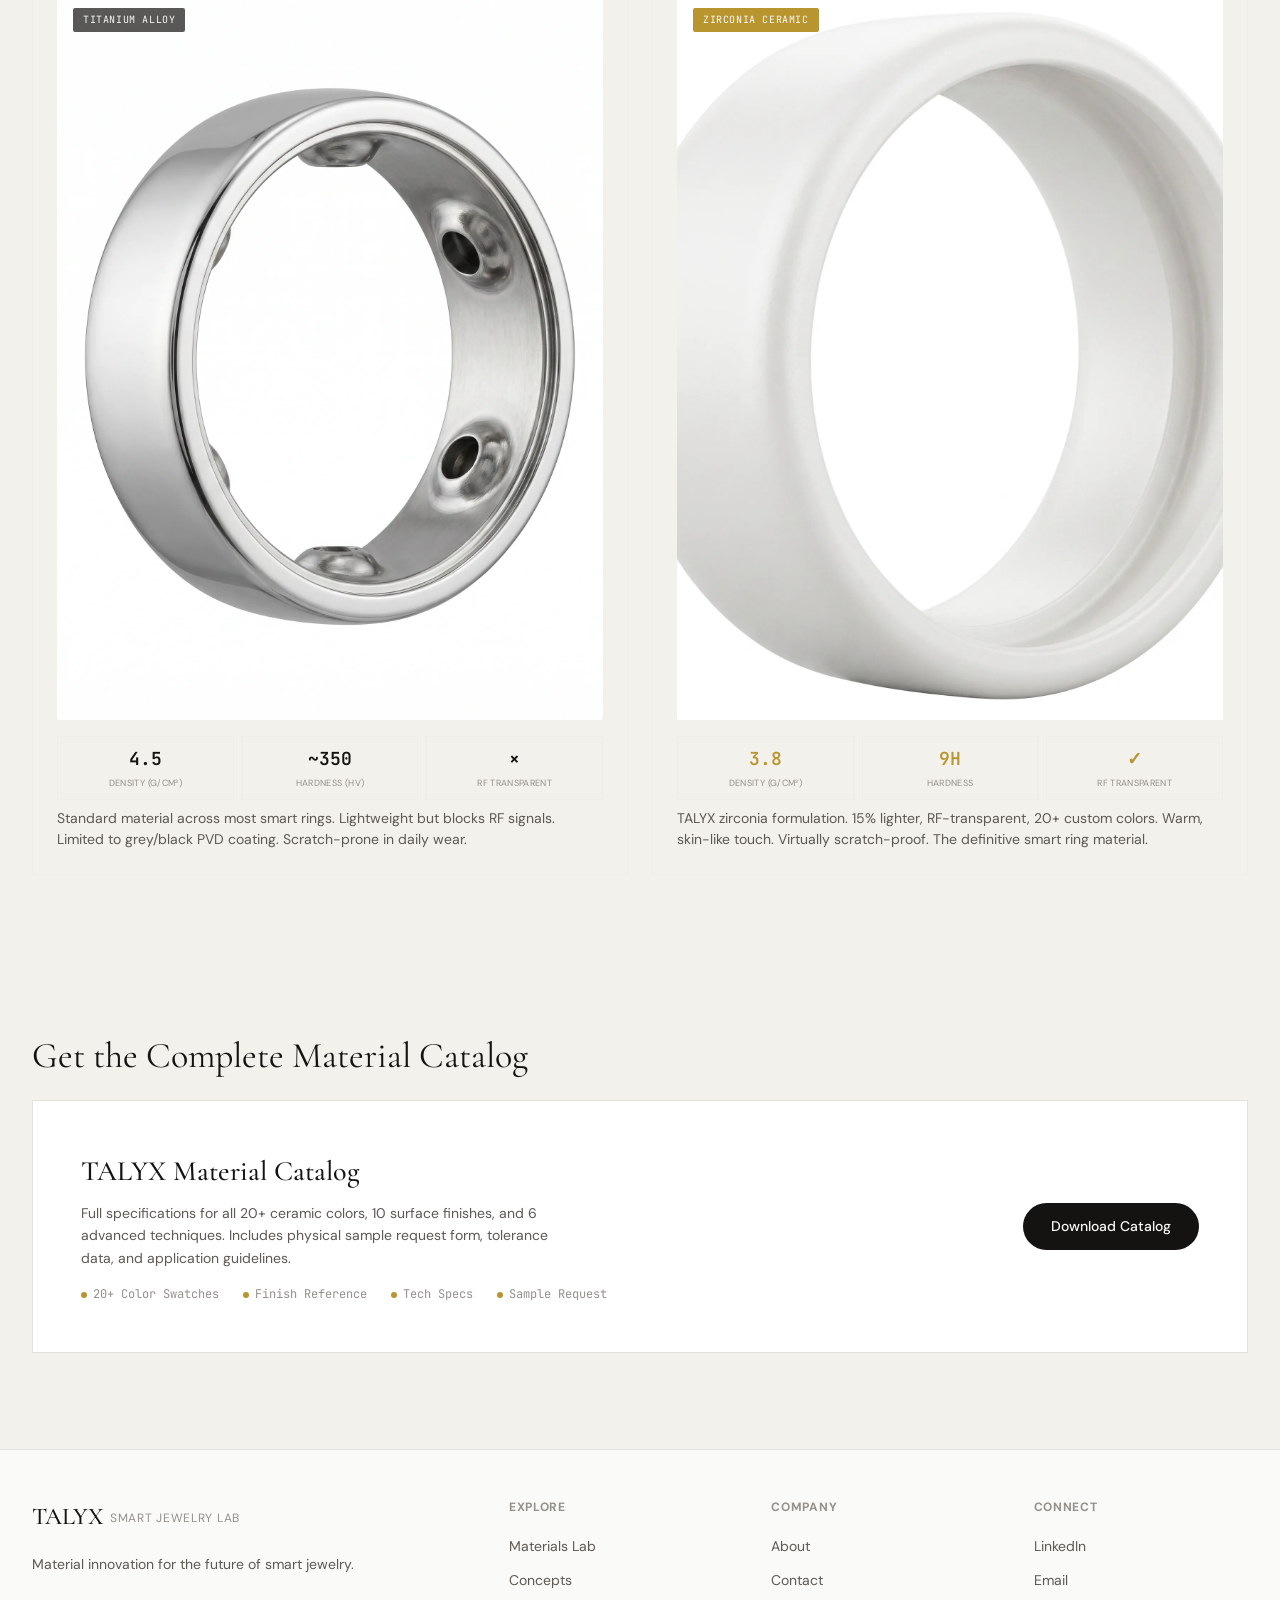
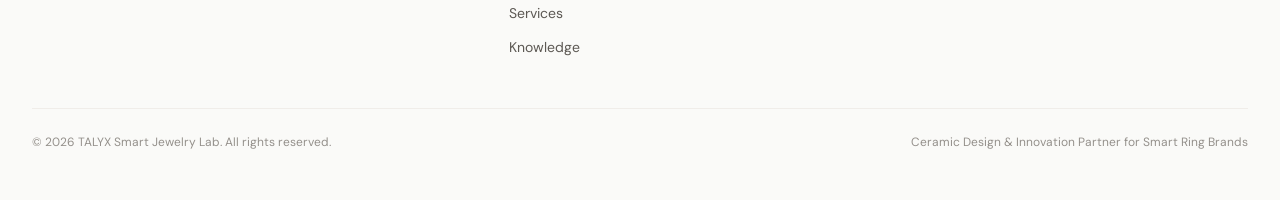
<file: materials.html>
<!DOCTYPE html>
<html lang="en">
<head>
  <meta charset="UTF-8">
  <meta name="viewport" content="width=device-width, initial-scale=1.0">
  <meta name="description" content="TALYX Materials Lab — 20+ ceramic colors, 10 surface finishes, dual-color, triple-color, gradient, marble, and glow ceramics. Compare ceramic vs titanium performance.">
  <title>Materials Lab — TALYX</title>
  <link rel="stylesheet" href="css/style.css">
</head>
<body>

  <header class="site-header" id="header">
    <div class="header-inner">
      <a href="index.html" class="header-logo">TALYX <span>Smart Jewelry Lab</span></a>
      <nav class="header-nav">
        <a href="materials.html" class="active">Materials</a>
        <a href="concepts.html">Concepts</a>
        <a href="services.html">Services</a>
        <a href="knowledge.html">Knowledge</a>
        <a href="about.html">About</a>
        <a href="book.html" class="header-cta">Book a Review</a>
      </nav>
      <button class="header-mobile-toggle" id="mobileToggle" aria-label="Menu"><span></span><span></span></button>
    </div>
  </header>

  <div class="mobile-menu" id="mobileMenu">
    <a href="materials.html">Materials</a>
    <a href="concepts.html">Concepts</a>
    <a href="services.html">Services</a>
    <a href="knowledge.html">Knowledge</a>
    <a href="about.html">About</a>
    <a href="book.html">Book a Review</a>
  </div>

  <main>
    <!-- Page Header -->
    <section class="page-header">
      <div class="container">
        <p class="caption fade-in">Materials Lab</p>
        <h1 class="display-xl fade-in fade-in-delay-1">Future Materials<br>for Smart Jewelry</h1>
        <p class="body-lg fade-in fade-in-delay-2" style="margin-top: var(--space-3);">
          Ceramic is not one material. It's a platform. 20+ colors. 10 surface finishes.
          Dual-color. Triple-color. Gradient. Marble. Luminescent. This is the core of the TALYX lab.
        </p>
      </div>
    </section>

    <!-- ═══ Raw Material Showcase ═══ -->
    <section class="section-sm">
      <div class="container">
        <h2 class="display-md materials-section-header fade-in">From Raw Material to Precision Form</h2>
        <p class="body-base fade-in fade-in-delay-1" style="margin-bottom: var(--space-4); max-width: 64ch;">
          Ceramic smart rings begin as engineered zirconia powder, compressed and sintered at 1,500°C. Every TALYX partner receives full visibility into the material journey — from blank to finished ring.
        </p>
        <div class="materials-blank-grid">
          <div class="materials-blank-item fade-in">
            <img src="images/ceramic-blank.webp" alt="Pure white ceramic ring blank — raw sintered zirconia body" loading="lazy">
            <span class="blank-label">Raw Ceramic Blank</span>
            <span class="blank-desc">Post-sintering zirconia. Density: 6.05 g/cm³. Hardness: 9H.</span>
          </div>
          <div class="materials-blank-item fade-in fade-in-delay-1">
            <img src="images/ceramic-blank-channel.webp" alt="Ceramic ring blank with precision milled channel for electronics" loading="lazy">
            <span class="blank-label">Precision Channel Milled</span>
            <span class="blank-desc">±5μm tolerance. Ready for PCB and sensor integration.</span>
          </div>
          <div class="materials-blank-item fade-in fade-in-delay-2">
            <img src="images/ceramic-mono.webp" alt="Finished single-color hexagonal ceramic smart ring" loading="lazy">
            <span class="blank-label">Finished Ceramic Ring</span>
            <span class="blank-desc">Polished, assembled. A complete smart ring in pure ceramic.</span>
          </div>
        </div>
      </div>
    </section>
    <section class="section-sm">
      <div class="container">
        <h2 class="display-md materials-section-header fade-in">Why Ceramic? The Performance Difference</h2>
        <p class="body-base fade-in fade-in-delay-1" style="margin-bottom: var(--space-3); max-width: 64ch;">
          Smart ring material choice is not just aesthetic — it determines durability, comfort, signal transparency, and brand positioning. Here's how ceramic compares.
        </p>
        <div class="comparison-table-wrap">
          <table class="comparison-table fade-in fade-in-delay-1">
            <thead>
              <tr>
                <th>Property</th>
                <th>Titanium</th>
                <th>Stainless Steel</th>
                <th class="highlight-col">TALYX Ceramic</th>
              </tr>
            </thead>
            <tbody>
              <tr>
                <td>Weight</td>
                <td>Light (4.5 g/cm³)</td>
                <td>Heavy (8.0 g/cm³)</td>
                <td class="check">Ultra-light (3.8 g/cm³)</td>
              </tr>
              <tr>
                <td>Hypoallergenic</td>
                <td class="check">Yes</td>
                <td>Contains nickel</td>
                <td class="check">100% Biocompatible</td>
              </tr>
              <tr>
                <td>Scratch Resistance</td>
                <td>Moderate</td>
                <td>Low</td>
                <td class="check">Exceptional (9H)</td>
              </tr>
              <tr>
                <td>Signal Transparency</td>
                <td>Signal blocking</td>
                <td>Signal blocking</td>
                <td class="check">RF-transparent</td>
              </tr>
              <tr>
                <td>Temperature Feel</td>
                <td>Cold to touch</td>
                <td>Cold to touch</td>
                <td class="check">Warm, skin-like</td>
              </tr>
              <tr>
                <td>Color Range</td>
                <td>Grey, black (PVD)</td>
                <td>Silver, black (PVD)</td>
                <td class="check">20+ custom colors</td>
              </tr>
              <tr>
                <td>Multi-Color Capability</td>
                <td class="partial">Not possible</td>
                <td class="partial">Not possible</td>
                <td class="check">Dual &amp; Triple fusion</td>
              </tr>
              <tr>
                <td>Surface Finishes</td>
                <td>3-4 options</td>
                <td>3-4 options</td>
                <td class="check">10 distinct finishes</td>
              </tr>
              <tr>
                <td>Brand Differentiation</td>
                <td>Low — commodity</td>
                <td>Low — commodity</td>
                <td class="check">High — signature material</td>
              </tr>
            </tbody>
          </table>
        </div>
      </div>
    </section>

    <!-- Color Library -->
    <section class="section-sm bg-secondary">
      <div class="container">
        <h2 class="display-md materials-section-header fade-in">20+ Ceramic Colors</h2>
        <p class="body-sm fade-in" style="margin-bottom: var(--space-3);">
          Each color is a custom ceramic formulation — not a coating, not a paint, not a PVD layer. The color is the material. Pantone matching available for brand palette integration.
        </p>
        <div class="materials-color-grid">
          <div class="color-swatch" style="background: #F5F0EB;"><span class="color-swatch-label light">Warm White</span></div>
          <div class="color-swatch" style="background: #E8D5C4;"><span class="color-swatch-label light">Sand</span></div>
          <div class="color-swatch" style="background: #D4A574;"><span class="color-swatch-label light">Honey</span></div>
          <div class="color-swatch" style="background: #C4956A;"><span class="color-swatch-label light">Caramel</span></div>
          <div class="color-swatch" style="background: #B8952E;"><span class="color-swatch-label">Warm Gold</span></div>
          <div class="color-swatch" style="background: #9E7E26;"><span class="color-swatch-label">Antique Gold</span></div>
          <div class="color-swatch" style="background: #E8B4B8;"><span class="color-swatch-label light">Rose</span></div>
          <div class="color-swatch" style="background: #D4A0A8;"><span class="color-swatch-label light">Blush</span></div>
          <div class="color-swatch" style="background: #C47B8A;"><span class="color-swatch-label">Deep Rose</span></div>
          <div class="color-swatch" style="background: #2C2C3A;"><span class="color-swatch-label">Onyx</span></div>
          <div class="color-swatch" style="background: #3D4A5C;"><span class="color-swatch-label">Slate</span></div>
          <div class="color-swatch" style="background: #5B7B94;"><span class="color-swatch-label">Steel Blue</span></div>
          <div class="color-swatch" style="background: #7B9EA8;"><span class="color-swatch-label">Dusty Blue</span></div>
          <div class="color-swatch" style="background: #2D4A3E;"><span class="color-swatch-label">Forest</span></div>
          <div class="color-swatch" style="background: #6B8E6B;"><span class="color-swatch-label">Sage</span></div>
          <div class="color-swatch" style="background: #4A2C3E;"><span class="color-swatch-label">Plum</span></div>
          <div class="color-swatch" style="background: #6B4C6B;"><span class="color-swatch-label">Mauve</span></div>
          <div class="color-swatch" style="background: #1A1A2E;"><span class="color-swatch-label">Midnight</span></div>
          <div class="color-swatch" style="background: #F2EAD5;"><span class="color-swatch-label light">Ivory</span></div>
          <div class="color-swatch" style="background: #D4C5B2;"><span class="color-swatch-label light">Stone</span></div>
          <div class="color-swatch" style="background: #3C3C3C;"><span class="color-swatch-label">Charcoal</span></div>
          <div class="color-swatch" style="background: #8B7355;"><span class="color-swatch-label">Bronze</span></div>
        </div>
      </div>
    </section>

    <!-- Surface Finishes -->
    <section class="section-sm">
      <div class="container">
        <h2 class="display-md materials-section-header fade-in">10 Surface Finishes</h2>
        <p class="body-sm fade-in" style="margin-bottom: var(--space-3);">
          Material is half the story. The surface is what people touch. Each finish changes the way light, shadow, and skin interact with the ring.
        </p>
        <div class="surface-grid">
          <div class="surface-item fade-in" style="background: linear-gradient(135deg, #f0f0f0, #e0e0e0);">High Polish</div>
          <div class="surface-item fade-in fade-in-delay-1" style="background: linear-gradient(135deg, #e8e5e0, #ddd9d4);">Matte</div>
          <div class="surface-item fade-in fade-in-delay-2" style="background: repeating-linear-gradient(0deg, #e8e5e0, #e8e5e0 1px, #f0ede9 1px, #f0ede9 2px);">Brushed</div>
          <div class="surface-item fade-in fade-in-delay-3" style="background: radial-gradient(circle at 40% 40%, #f5f0eb, #d4c5b2);">Satin</div>
          <div class="surface-item fade-in fade-in-delay-4" style="background: radial-gradient(circle at 30% 30%, #fafaf8 0%, #d4c5b2 80%);">Sandblasted</div>
          <div class="surface-item fade-in" style="background: repeating-conic-gradient(#c4956a 0% 2%, #d4a574 2% 4%) 50%/20px 20px;">Hammered</div>
          <div class="surface-item fade-in fade-in-delay-1" style="background: linear-gradient(45deg, #e8d5c4 25%, transparent 25%, transparent 75%, #e8d5c4 75%);">Faceted</div>
          <div class="surface-item fade-in fade-in-delay-2" style="background: radial-gradient(ellipse at 50% 50%, #f5f0eb, #c4956a);">Glazed</div>
          <div class="surface-item fade-in fade-in-delay-3" style="background: linear-gradient(135deg, #b8952e, #d4a574, #e8d5c4);">Two-Tone</div>
          <div class="surface-item fade-in fade-in-delay-4" style="background: radial-gradient(circle at 40% 40%, #fafaf8, #8b7355);">Iridescent</div>
        </div>
      </div>
    </section>

    <!-- Advanced Techniques -->
    <section class="section bg-secondary">
      <div class="container">
        <h2 class="display-md materials-section-header fade-in">Advanced Ceramic Techniques</h2>
        <p class="body-base fade-in fade-in-delay-1" style="margin-bottom: var(--space-4); max-width: 64ch;">
          These six techniques represent the frontier of ceramic smart ring design. Each is production-ready and available to TALYX partners.
        </p>
        <div class="technique-grid">
          <div class="technique-card fade-in">
            <img class="technique-preview" src="images/product-classic.webp" alt="Dual-Color Ceramic Ring" loading="lazy">
            <h4>Dual-Color Ceramic</h4>
            <p>Two precisely bonded ceramic tones in a single body. A clean seam at the equator creates a signature two-tone identity. Patent-pending fusion process.</p>
          </div>
          <div class="technique-card fade-in fade-in-delay-1">
            <img class="technique-preview" src="images/product-aurora.webp" alt="Triple-Color Ceramic Ring" loading="lazy">
            <h4>Triple-Color Ceramic</h4>
            <p>Three-layer ceramic fusion. Enables complex brand palettes, gradient transitions, and design signatures impossible in any other material.</p>
          </div>
          <div class="technique-card fade-in fade-in-delay-2">
            <img class="technique-preview" src="images/product-galaxy.webp" alt="Gradient Ceramic Ring" loading="lazy">
            <h4>Gradient Ceramic</h4>
            <p>Continuous color transition across the ring body. From warm to cool, light to dark. No paint. No coating. The gradient is in the ceramic itself.</p>
          </div>
          <div class="technique-card fade-in">
            <img class="technique-preview" src="images/product-oriental.webp" alt="Marble Ceramic Ring" loading="lazy">
            <h4>Marble Ceramic</h4>
            <p>Natural stone-like veining through ceramic. Every piece is unique. The material tells its own story. Perfect for luxury positioning.</p>
          </div>
          <div class="technique-card fade-in fade-in-delay-1">
            <div class="technique-preview" style="background:
              radial-gradient(circle at 50% 50%, #9E7E26 0%, #B8952E 15%, #D4C5B2 30%, #C4956A 50%, #8B7355 70%, #1A1A2E 100%);"></div>
            <h4>Luminescent Ceramic</h4>
            <p>Glow-in-the-dark ceramic compounds. Charges from ambient light during the day. Emits a soft, ethereal glow in darkness. A completely new smart ring aesthetic. Custom glow colors available.</p>
          </div>
          <div class="technique-card fade-in fade-in-delay-2">
            <div class="technique-preview" style="background:
              linear-gradient(45deg, #F5F0EB 25%, transparent 25%),
              linear-gradient(-45deg, #E8D5C4 25%, transparent 25%),
              linear-gradient(45deg, transparent 75%, #D4A574 75%),
              linear-gradient(-45deg, transparent 75%, #C4956A 75%);
              background-size: 20px 20px;
              background-color: #FAFAF8;"></div>
            <h4>Inlay & Marquetry</h4>
            <p>Precision inlay of contrasting ceramic colors. Geometric patterns, brand logos, decorative motifs embedded within the ring body. Jewelry-level craftsmanship at smart-ring scale.</p>
          </div>
        </div>
      </div>
    </section>

    <!-- Application Examples -->
    <section class="section">
      <div class="container">
        <h2 class="display-md materials-section-header fade-in">Where Ceramic Excels</h2>
        <p class="body-base fade-in fade-in-delay-1" style="margin-bottom: var(--space-4); max-width: 64ch;">
          Different smart jewelry categories demand different material properties. Here's where ceramic creates the strongest advantage.
        </p>
        <div class="grid-2-wide">
          <div class="problem-item fade-in">
            <p class="problem-number">Smart Rings</p>
            <h3>Weight + Signal</h3>
            <p>Ceramic is 15% lighter than titanium and RF-transparent — meaning sensors perform better through the material. Combined with the warm-to-touch feel, it's the ideal ring material.</p>
          </div>
          <div class="problem-item fade-in fade-in-delay-1">
            <p class="problem-number">Smart Pendants</p>
            <h3>Color + Luxury</h3>
            <p>Pendants are visible jewelry. The color, finish, and material quality are perceived instantly. Ceramic enables jewelry-house aesthetics that metal cannot match.</p>
          </div>
          <div class="problem-item fade-in">
            <p class="problem-number">Smart Bracelets</p>
            <h3>Durability + Comfort</h3>
            <p>Bracelets endure constant contact and movement. Ceramic's scratch resistance and warm feel make it the most comfortable choice for all-day wear.</p>
          </div>
          <div class="problem-item fade-in fade-in-delay-1">
            <p class="problem-number">Smart Brooches</p>
            <h3>Expression + Identity</h3>
            <p>Brooches are pure expression. The full range of ceramic colors, finishes, and multi-layer techniques enables design freedom that defines brand identity.</p>
          </div>
        </div>
      </div>
    </section>

    <!-- ═══ Material Benchmark ═══ -->
    <section class="section-sm bg-secondary">
      <div class="container">
        <h2 class="display-md materials-section-header fade-in">Material Benchmark: Ceramic vs Titanium</h2>
        <p class="body-base fade-in fade-in-delay-1" style="margin-bottom: var(--space-4); max-width: 64ch;">
          We test every material against real smart ring requirements. Below: zirconia ceramic body compared to the titanium alloy alternative — both in raw blank form.
        </p>
        <div class="benchmark-grid">
          <div class="benchmark-card fade-in">
            <div class="benchmark-image-wrap">
              <img src="images/oura-titanium.webp" alt="Titanium alloy ring blank — dense, heavy, signal-blocking" loading="lazy">
              <span class="benchmark-tag vs">Titanium Alloy</span>
            </div>
            <div class="benchmark-stats">
              <div class="benchmark-stat">
                <span class="benchmark-stat-num">4.5</span>
                <span class="benchmark-stat-label">Density (g/cm³)</span>
              </div>
              <div class="benchmark-stat">
                <span class="benchmark-stat-num">~350</span>
                <span class="benchmark-stat-label">Hardness (HV)</span>
              </div>
              <div class="benchmark-stat">
                <span class="benchmark-stat-num">&times;</span>
                <span class="benchmark-stat-label">RF Transparent</span>
              </div>
            </div>
            <p class="benchmark-note">Standard material across most smart rings. Lightweight but blocks RF signals. Limited to grey/black PVD coating. Scratch-prone in daily wear.</p>
          </div>
          <div class="benchmark-card fade-in fade-in-delay-1">
            <div class="benchmark-image-wrap">
              <img src="images/oura-ceramic.webp" alt="Zirconia ceramic ring blank — ultra-light, RF-transparent, 9H hardness" loading="lazy">
              <span class="benchmark-tag talyx">Zirconia Ceramic</span>
            </div>
            <div class="benchmark-stats">
              <div class="benchmark-stat">
                <span class="benchmark-stat-num" style="color: var(--color-accent);">3.8</span>
                <span class="benchmark-stat-label">Density (g/cm³)</span>
              </div>
              <div class="benchmark-stat">
                <span class="benchmark-stat-num" style="color: var(--color-accent);">9H</span>
                <span class="benchmark-stat-label">Hardness</span>
              </div>
              <div class="benchmark-stat">
                <span class="benchmark-stat-num" style="color: var(--color-accent);">✓</span>
                <span class="benchmark-stat-label">RF Transparent</span>
              </div>
            </div>
            <p class="benchmark-note">TALYX zirconia formulation. 15% lighter, RF-transparent, 20+ custom colors. Warm, skin-like touch. Virtually scratch-proof. The definitive smart ring material.</p>
          </div>
        </div>
      </div>
    </section>
    <section class="bg-secondary">
      <div class="container" style="padding-top: var(--space-7); padding-bottom: var(--space-7);">
        <h2 class="display-md fade-in" style="margin-bottom: var(--space-3);">Get the Complete Material Catalog</h2>
        <div class="download-card fade-in fade-in-delay-1">
          <div>
            <h3>TALYX Material Catalog</h3>
            <p>Full specifications for all 20+ ceramic colors, 10 surface finishes, and 6 advanced techniques. Includes physical sample request form, tolerance data, and application guidelines.</p>
            <div class="download-card-features">
              <span>20+ Color Swatches</span>
              <span>Finish Reference</span>
              <span>Tech Specs</span>
              <span>Sample Request</span>
            </div>
          </div>
          <div>
            <a href="book.html" class="btn btn-primary">Download Catalog</a>
          </div>
        </div>
      </div>
    </section>
  </main>

  <footer class="site-footer">
    <div class="container">
      <div class="footer-inner">
        <div class="footer-brand">
          <a href="index.html" class="header-logo">TALYX <span>Smart Jewelry Lab</span></a>
          <p>Material innovation for the future of smart jewelry.</p>
        </div>
        <div class="footer-col">
          <h5>Explore</h5>
          <ul>
            <li><a href="materials.html">Materials Lab</a></li>
            <li><a href="concepts.html">Concepts</a></li>
            <li><a href="services.html">Services</a></li>
            <li><a href="knowledge.html">Knowledge</a></li>
          </ul>
        </div>
        <div class="footer-col">
          <h5>Company</h5>
          <ul>
            <li><a href="about.html">About</a></li>
            <li><a href="book.html">Contact</a></li>
          </ul>
        </div>
        <div class="footer-col">
          <h5>Connect</h5>
          <ul>
            <li><a href="#">LinkedIn</a></li>
            <li><a href="#">Email</a></li>
          </ul>
        </div>
      </div>
      <div class="footer-bottom">
        <p>&copy; 2026 TALYX Smart Jewelry Lab. All rights reserved.</p>
        <p>Ceramic Design &amp; Innovation Partner for Smart Ring Brands</p>
      </div>
    </div>
  </footer>

  <script src="js/main.js"></script>
</body>
</html>
</file>
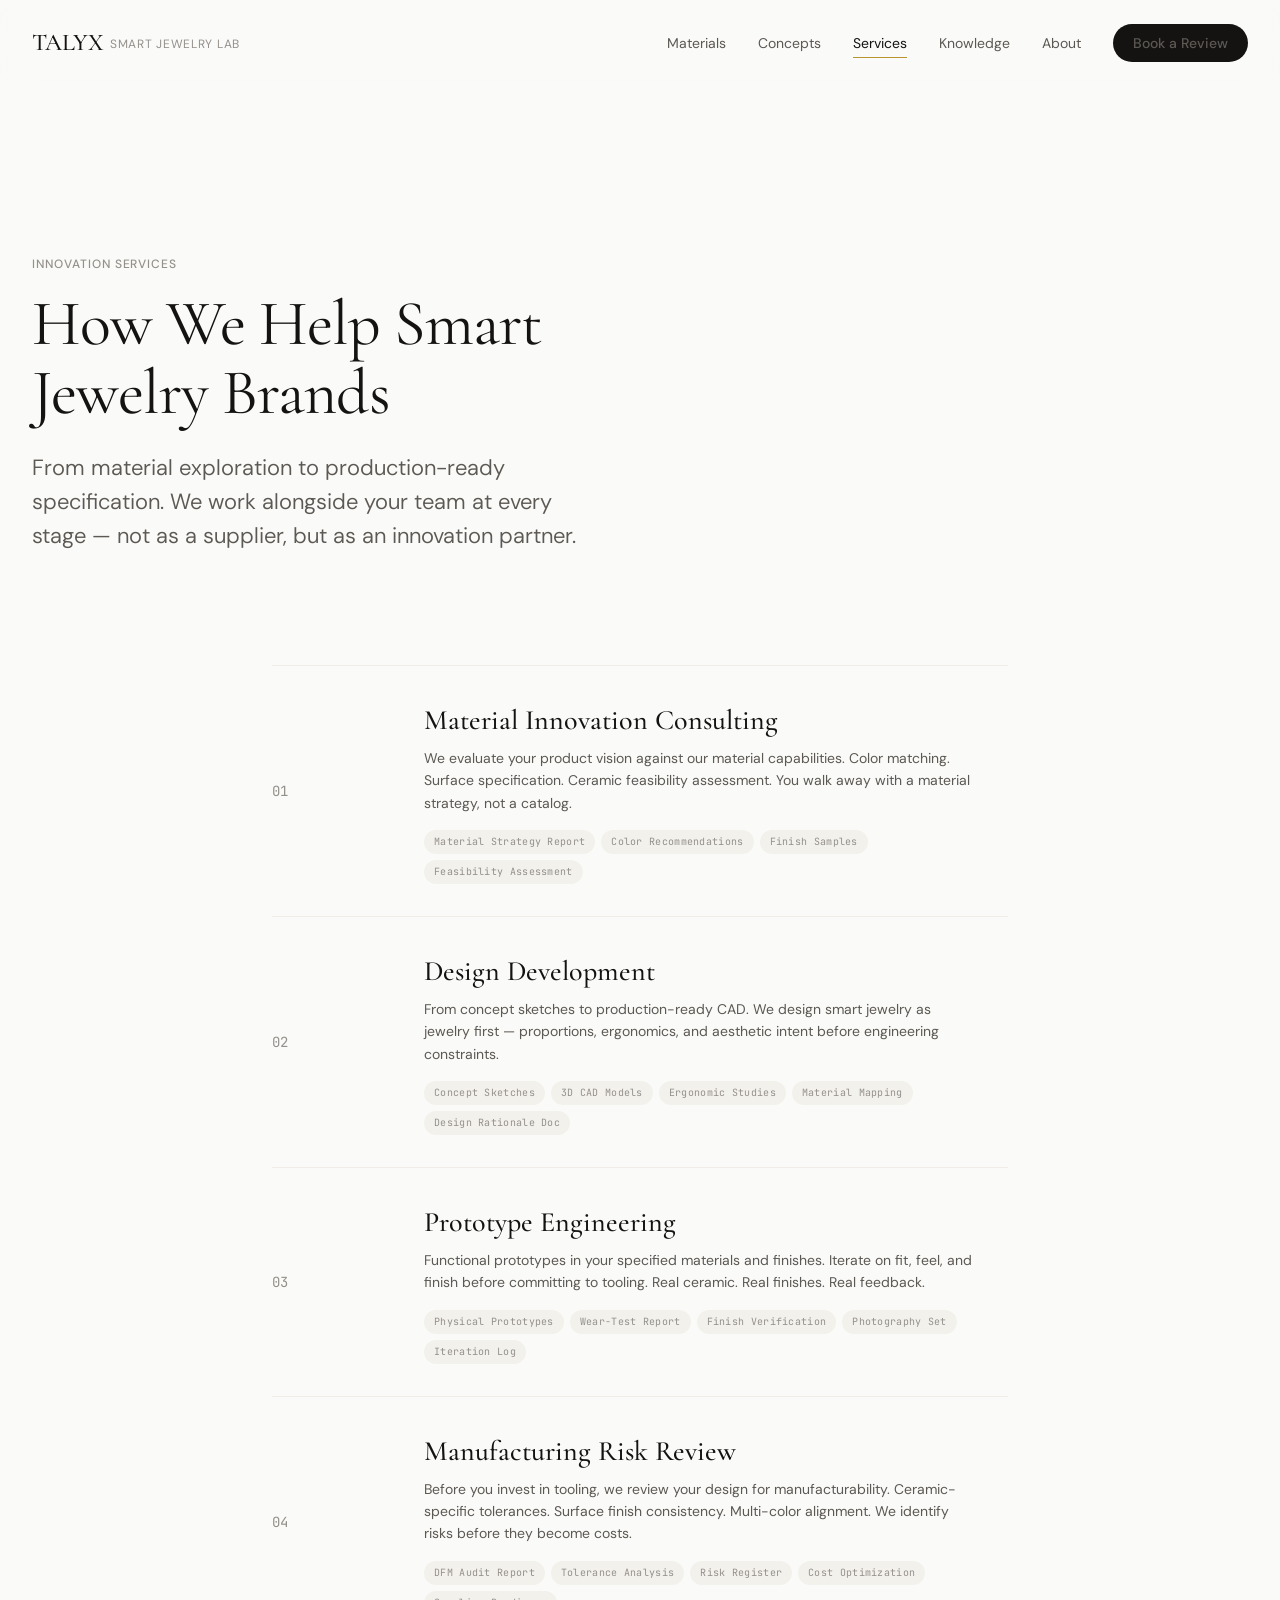
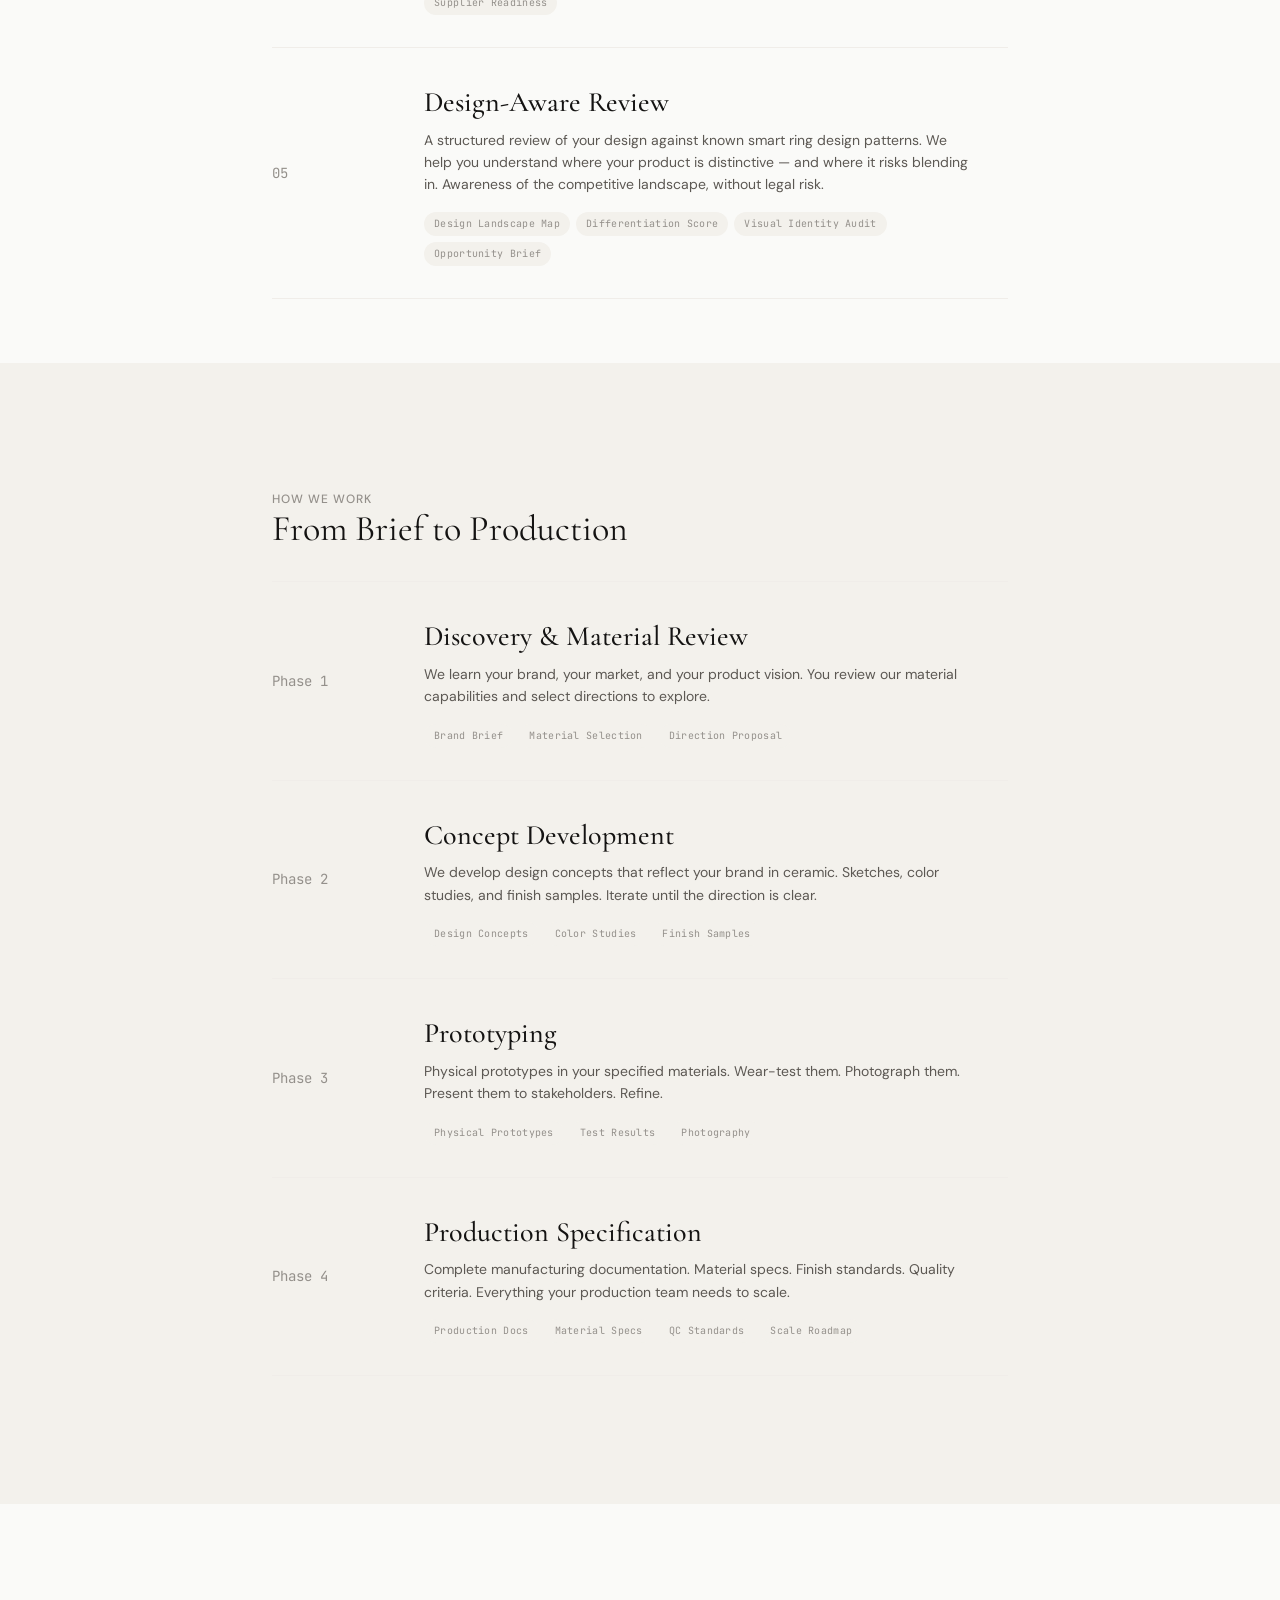
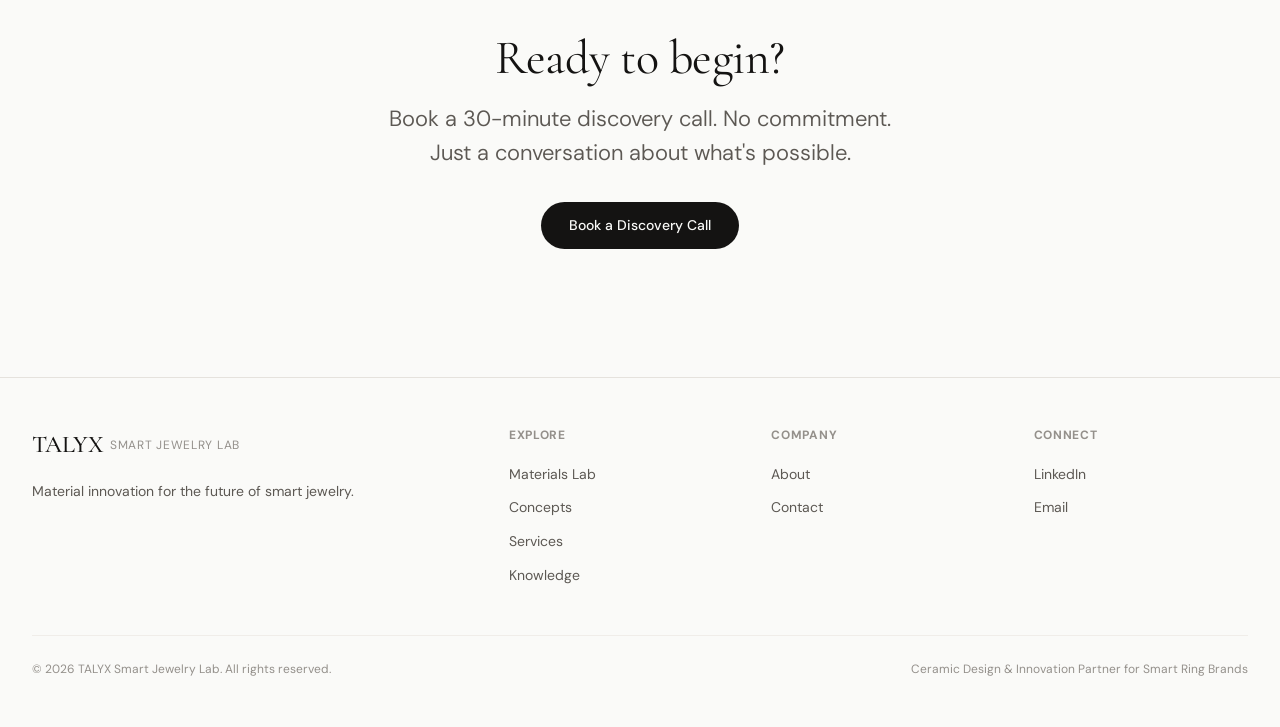
<file: services.html>
<!DOCTYPE html>
<html lang="en">
<head>
  <meta charset="UTF-8">
  <meta name="viewport" content="width=device-width, initial-scale=1.0">
  <meta name="description" content="TALYX Innovation Services — Material Innovation, Design Development, Prototype Engineering, Manufacturing Risk Review, and Design-Aware Review for smart jewelry brands.">
  <title>Innovation Services — TALYX</title>
  <link rel="stylesheet" href="css/style.css">
</head>
<body>

  <header class="site-header" id="header">
    <div class="header-inner">
      <a href="index.html" class="header-logo">TALYX <span>Smart Jewelry Lab</span></a>
      <nav class="header-nav">
        <a href="materials.html">Materials</a>
        <a href="concepts.html">Concepts</a>
        <a href="services.html" class="active">Services</a>
        <a href="knowledge.html">Knowledge</a>
        <a href="about.html">About</a>
        <a href="book.html" class="header-cta">Book a Review</a>
      </nav>
      <button class="header-mobile-toggle" id="mobileToggle" aria-label="Menu"><span></span><span></span></button>
    </div>
  </header>

  <div class="mobile-menu" id="mobileMenu">
    <a href="materials.html">Materials</a>
    <a href="concepts.html">Concepts</a>
    <a href="services.html">Services</a>
    <a href="knowledge.html">Knowledge</a>
    <a href="about.html">About</a>
    <a href="book.html">Book a Review</a>
  </div>

  <main>
    <section class="page-header">
      <div class="container">
        <p class="caption fade-in">Innovation Services</p>
        <h1 class="display-xl fade-in fade-in-delay-1">How We Help Smart<br>Jewelry Brands</h1>
        <p class="body-lg fade-in fade-in-delay-2" style="margin-top: var(--space-3);">
          From material exploration to production-ready specification. We work alongside your
          team at every stage — not as a supplier, but as an innovation partner.
        </p>
      </div>
    </section>

    <!-- Services List -->
    <section class="section-sm">
      <div class="container container-narrow">
        <div class="service-list">

          <div class="service-item fade-in">
            <div class="service-num">01</div>
            <div class="service-body">
              <h3>Material Innovation Consulting</h3>
              <p>We evaluate your product vision against our material capabilities. Color matching. Surface specification. Ceramic feasibility assessment. You walk away with a material strategy, not a catalog.</p>
              <div class="service-deliverables">
                <span class="deliverable-tag">Material Strategy Report</span>
                <span class="deliverable-tag">Color Recommendations</span>
                <span class="deliverable-tag">Finish Samples</span>
                <span class="deliverable-tag">Feasibility Assessment</span>
              </div>
            </div>
          </div>

          <div class="service-item fade-in fade-in-delay-1">
            <div class="service-num">02</div>
            <div class="service-body">
              <h3>Design Development</h3>
              <p>From concept sketches to production-ready CAD. We design smart jewelry as jewelry first — proportions, ergonomics, and aesthetic intent before engineering constraints.</p>
              <div class="service-deliverables">
                <span class="deliverable-tag">Concept Sketches</span>
                <span class="deliverable-tag">3D CAD Models</span>
                <span class="deliverable-tag">Ergonomic Studies</span>
                <span class="deliverable-tag">Material Mapping</span>
                <span class="deliverable-tag">Design Rationale Doc</span>
              </div>
            </div>
          </div>

          <div class="service-item fade-in fade-in-delay-2">
            <div class="service-num">03</div>
            <div class="service-body">
              <h3>Prototype Engineering</h3>
              <p>Functional prototypes in your specified materials and finishes. Iterate on fit, feel, and finish before committing to tooling. Real ceramic. Real finishes. Real feedback.</p>
              <div class="service-deliverables">
                <span class="deliverable-tag">Physical Prototypes</span>
                <span class="deliverable-tag">Wear-Test Report</span>
                <span class="deliverable-tag">Finish Verification</span>
                <span class="deliverable-tag">Photography Set</span>
                <span class="deliverable-tag">Iteration Log</span>
              </div>
            </div>
          </div>

          <div class="service-item fade-in fade-in-delay-3">
            <div class="service-num">04</div>
            <div class="service-body">
              <h3>Manufacturing Risk Review</h3>
              <p>Before you invest in tooling, we review your design for manufacturability. Ceramic-specific tolerances. Surface finish consistency. Multi-color alignment. We identify risks before they become costs.</p>
              <div class="service-deliverables">
                <span class="deliverable-tag">DFM Audit Report</span>
                <span class="deliverable-tag">Tolerance Analysis</span>
                <span class="deliverable-tag">Risk Register</span>
                <span class="deliverable-tag">Cost Optimization</span>
                <span class="deliverable-tag">Supplier Readiness</span>
              </div>
            </div>
          </div>

          <div class="service-item fade-in fade-in-delay-4">
            <div class="service-num">05</div>
            <div class="service-body">
              <h3>Design-Aware Review</h3>
              <p>A structured review of your design against known smart ring design patterns. We help you understand where your product is distinctive — and where it risks blending in. Awareness of the competitive landscape, without legal risk.</p>
              <div class="service-deliverables">
                <span class="deliverable-tag">Design Landscape Map</span>
                <span class="deliverable-tag">Differentiation Score</span>
                <span class="deliverable-tag">Visual Identity Audit</span>
                <span class="deliverable-tag">Opportunity Brief</span>
              </div>
            </div>
          </div>

        </div>
      </div>
    </section>

    <!-- Workflow -->
    <section class="section bg-secondary">
      <div class="container container-narrow">
        <p class="caption fade-in">How We Work</p>
        <h2 class="display-md fade-in fade-in-delay-1" style="margin-bottom: var(--space-4);">
          From Brief to Production
        </h2>
        <div class="service-list">

          <div class="service-item fade-in">
            <div class="service-num">Phase 1</div>
            <div class="service-body">
              <h3>Discovery &amp; Material Review</h3>
              <p>We learn your brand, your market, and your product vision. You review our material capabilities and select directions to explore.</p>
              <div class="service-deliverables">
                <span class="deliverable-tag">Brand Brief</span>
                <span class="deliverable-tag">Material Selection</span>
                <span class="deliverable-tag">Direction Proposal</span>
              </div>
            </div>
          </div>

          <div class="service-item fade-in fade-in-delay-1">
            <div class="service-num">Phase 2</div>
            <div class="service-body">
              <h3>Concept Development</h3>
              <p>We develop design concepts that reflect your brand in ceramic. Sketches, color studies, and finish samples. Iterate until the direction is clear.</p>
              <div class="service-deliverables">
                <span class="deliverable-tag">Design Concepts</span>
                <span class="deliverable-tag">Color Studies</span>
                <span class="deliverable-tag">Finish Samples</span>
              </div>
            </div>
          </div>

          <div class="service-item fade-in fade-in-delay-2">
            <div class="service-num">Phase 3</div>
            <div class="service-body">
              <h3>Prototyping</h3>
              <p>Physical prototypes in your specified materials. Wear-test them. Photograph them. Present them to stakeholders. Refine.</p>
              <div class="service-deliverables">
                <span class="deliverable-tag">Physical Prototypes</span>
                <span class="deliverable-tag">Test Results</span>
                <span class="deliverable-tag">Photography</span>
              </div>
            </div>
          </div>

          <div class="service-item fade-in fade-in-delay-3">
            <div class="service-num">Phase 4</div>
            <div class="service-body">
              <h3>Production Specification</h3>
              <p>Complete manufacturing documentation. Material specs. Finish standards. Quality criteria. Everything your production team needs to scale.</p>
              <div class="service-deliverables">
                <span class="deliverable-tag">Production Docs</span>
                <span class="deliverable-tag">Material Specs</span>
                <span class="deliverable-tag">QC Standards</span>
                <span class="deliverable-tag">Scale Roadmap</span>
              </div>
            </div>
          </div>

        </div>
      </div>
    </section>

    <!-- CTA -->
    <section>
      <div class="container cta-section">
        <h2 class="display-lg fade-in">Ready to begin?</h2>
        <p class="body-lg fade-in fade-in-delay-1">Book a 30-minute discovery call. No commitment. Just a conversation about what's possible.</p>
        <div class="btn-group fade-in fade-in-delay-2" style="justify-content: center;">
          <a href="book.html" class="btn btn-primary">Book a Discovery Call</a>
        </div>
      </div>
    </section>
  </main>

  <footer class="site-footer">
    <div class="container">
      <div class="footer-inner">
        <div class="footer-brand">
          <a href="index.html" class="header-logo">TALYX <span>Smart Jewelry Lab</span></a>
          <p>Material innovation for the future of smart jewelry.</p>
        </div>
        <div class="footer-col">
          <h5>Explore</h5>
          <ul>
            <li><a href="materials.html">Materials Lab</a></li>
            <li><a href="concepts.html">Concepts</a></li>
            <li><a href="services.html">Services</a></li>
            <li><a href="knowledge.html">Knowledge</a></li>
          </ul>
        </div>
        <div class="footer-col">
          <h5>Company</h5>
          <ul>
            <li><a href="about.html">About</a></li>
            <li><a href="book.html">Contact</a></li>
          </ul>
        </div>
        <div class="footer-col">
          <h5>Connect</h5>
          <ul>
            <li><a href="#">LinkedIn</a></li>
            <li><a href="#">Email</a></li>
          </ul>
        </div>
      </div>
      <div class="footer-bottom">
        <p>&copy; 2026 TALYX Smart Jewelry Lab. All rights reserved.</p>
        <p>Ceramic Design &amp; Innovation Partner for Smart Ring Brands</p>
      </div>
    </div>
  </footer>

  <script src="js/main.js"></script>
</body>
</html>
</file>
<file: css/style.css>
/* ═══════════════════════════════════════════════════
   TALYX SMART JEWELRY LAB — Design System
   A materials innovation studio for the future of
   smart jewelry. Think: IDEO × Pentagram × frog.
   ═══════════════════════════════════════════════════ */

/* ── Fonts ── */
@import url('https://fonts.googleapis.com/css2?family=Cormorant+Garamond:ital,wght@0,400;0,500;0,600;1,400;1,500&family=DM+Sans:ital,opsz,wght@0,9..40,300;0,9..40,400;0,9..40,500;0,9..40,600;1,9..40,400&family=JetBrains+Mono:wght@400;500&display=swap');

/* ── Design Tokens ── */
:root {
  /* Color System — Warm Ceramic Palette */
  --color-bg-primary:          #FAFAF8;
  --color-bg-secondary:        #F3F1EC;
  --color-bg-tertiary:         #EBE8E2;
  --color-bg-inverse:          #141312;

  --color-text-primary:        #141312;
  --color-text-secondary:      #5C5853;
  --color-text-tertiary:       #94908B;
  --color-text-inverse:        #FAFAF8;

  --color-accent:              #B8952E;
  --color-accent-hover:        #9E7E26;
  --color-accent-subtle:       #F2EAD5;
  --color-accent-light:        #F8F3E8;

  --color-border:              #E5E2DD;
  --color-border-light:        #F0EDE9;

  /* Typography Tokens */
  --font-display:              'Cormorant Garamond', 'Georgia', 'Times New Roman', serif;
  --font-body:                 'DM Sans', 'Inter', system-ui, -apple-system, sans-serif;
  --font-mono:                 'JetBrains Mono', 'SF Mono', 'Consolas', monospace;

  /* Font Size Scale — Golden Ratio */
  --text-xs:                   0.75rem;    /* 12px */
  --text-sm:                   0.875rem;   /* 14px */
  --text-base:                 1rem;       /* 16px */
  --text-lg:                   1.125rem;   /* 18px */
  --text-xl:                   1.375rem;   /* 22px */
  --text-2xl:                  1.75rem;    /* 28px */
  --text-3xl:                  2.25rem;    /* 36px */
  --text-4xl:                  3rem;       /* 48px */
  --text-5xl:                  4rem;       /* 64px */
  --text-6xl:                  5.5rem;     /* 88px */

  /* Spacing — 8px base */
  --space-1:                   0.5rem;     /* 8px */
  --space-2:                   1rem;       /* 16px */
  --space-3:                   1.5rem;     /* 24px */
  --space-4:                   2rem;       /* 32px */
  --space-5:                   3rem;       /* 48px */
  --space-6:                   4rem;       /* 64px */
  --space-7:                   6rem;       /* 96px */
  --space-8:                   8rem;       /* 128px */
  --space-9:                   12rem;      /* 192px */

  /* Layout */
  --max-width:                 1280px;
  --max-width-narrow:          800px;
  --max-width-content:         680px;

  /* Transitions */
  --transition-fast:           150ms cubic-bezier(0.4, 0, 0.2, 1);
  --transition-base:           300ms cubic-bezier(0.4, 0, 0.2, 1);
  --transition-slow:           500ms cubic-bezier(0.4, 0, 0.2, 1);
  --transition-spring:         500ms cubic-bezier(0.34, 1.56, 0.64, 1);
}

/* ── Reset ── */
*, *::before, *::after {
  margin: 0;
  padding: 0;
  box-sizing: border-box;
}

html {
  font-size: 16px;
  scroll-behavior: smooth;
  -webkit-font-smoothing: antialiased;
  -moz-osx-font-smoothing: grayscale;
  text-rendering: optimizeLegibility;
}

body {
  font-family: var(--font-body);
  font-size: var(--text-base);
  line-height: 1.6;
  color: var(--color-text-primary);
  background-color: var(--color-bg-primary);
  overflow-x: hidden;
}

img, svg {
  display: block;
  max-width: 100%;
}

a {
  color: inherit;
  text-decoration: none;
}

button {
  font-family: inherit;
  cursor: pointer;
  border: none;
  background: none;
}

/* ── Typography ── */

.display-xxl {
  font-family: var(--font-display);
  font-size: var(--text-6xl);
  font-weight: 400;
  line-height: 1.05;
  letter-spacing: -0.02em;
  color: var(--color-text-primary);
}

.display-xl {
  font-family: var(--font-display);
  font-size: var(--text-5xl);
  font-weight: 400;
  line-height: 1.08;
  letter-spacing: -0.015em;
}

.display-lg {
  font-family: var(--font-display);
  font-size: var(--text-4xl);
  font-weight: 400;
  line-height: 1.12;
  letter-spacing: -0.01em;
}

.display-md {
  font-family: var(--font-display);
  font-size: var(--text-3xl);
  font-weight: 400;
  line-height: 1.15;
}

.heading-sm {
  font-family: var(--font-display);
  font-size: var(--text-2xl);
  font-weight: 500;
  line-height: 1.2;
}

.body-lg {
  font-size: var(--text-xl);
  line-height: 1.55;
  color: var(--color-text-secondary);
  font-weight: 350;
}

.body-base {
  font-size: var(--text-base);
  line-height: 1.6;
  color: var(--color-text-secondary);
}

.body-sm {
  font-size: var(--text-sm);
  line-height: 1.5;
  color: var(--color-text-tertiary);
}

.caption {
  font-size: var(--text-xs);
  line-height: 1.4;
  color: var(--color-text-tertiary);
  text-transform: uppercase;
  letter-spacing: 0.08em;
  font-weight: 500;
}

.label-mono {
  font-family: var(--font-mono);
  font-size: var(--text-xs);
  color: var(--color-text-tertiary);
  text-transform: uppercase;
  letter-spacing: 0.05em;
}

.text-balance {
  text-wrap: balance;
}

.italic {
  font-style: italic;
}

/* ── Layout ── */
.container {
  width: 100%;
  max-width: var(--max-width);
  margin-left: auto;
  margin-right: auto;
  padding-left: var(--space-4);
  padding-right: var(--space-4);
}

.container-narrow {
  max-width: var(--max-width-narrow);
}

.container-content {
  max-width: var(--max-width-content);
}

.section {
  padding-top: var(--space-8);
  padding-bottom: var(--space-8);
}

.section-sm {
  padding-top: var(--space-6);
  padding-bottom: var(--space-6);
}

.section-lg {
  padding-top: var(--space-9);
  padding-bottom: var(--space-9);
}

.bg-secondary {
  background-color: var(--color-bg-secondary);
}

.bg-tertiary {
  background-color: var(--color-bg-tertiary);
}

.bg-inverse {
  background-color: var(--color-bg-inverse);
  color: var(--color-text-inverse);
}

.bg-inverse .body-lg,
.bg-inverse .body-base,
.bg-inverse .body-sm {
  color: rgba(250, 250, 248, 0.7);
}

/* ── Grid ── */
.grid-2 {
  display: grid;
  grid-template-columns: repeat(2, 1fr);
  gap: var(--space-4);
}

.grid-3 {
  display: grid;
  grid-template-columns: repeat(3, 1fr);
  gap: var(--space-4);
}

.grid-4 {
  display: grid;
  grid-template-columns: repeat(4, 1fr);
  gap: var(--space-3);
}

.grid-2-wide {
  display: grid;
  grid-template-columns: 1fr 1fr;
  gap: var(--space-6);
}

/* ── Header ── */
.site-header {
  position: fixed;
  top: 0;
  left: 0;
  right: 0;
  z-index: 100;
  padding: var(--space-3) var(--space-4);
  background: rgba(250, 250, 248, 0.85);
  backdrop-filter: blur(16px);
  -webkit-backdrop-filter: blur(16px);
  border-bottom: 1px solid transparent;
  transition: border-color var(--transition-base), background var(--transition-base);
}

.site-header.scrolled {
  border-bottom-color: var(--color-border-light);
  background: rgba(250, 250, 248, 0.95);
}

.header-inner {
  max-width: var(--max-width);
  margin: 0 auto;
  display: flex;
  align-items: center;
  justify-content: space-between;
}

.header-logo {
  font-family: var(--font-display);
  font-size: 1.5rem;
  font-weight: 500;
  letter-spacing: -0.01em;
  color: var(--color-text-primary);
  display: flex;
  align-items: center;
  gap: 0.375rem;
}

.header-logo span {
  font-family: var(--font-body);
  font-size: var(--text-xs);
  font-weight: 400;
  color: var(--color-text-tertiary);
  letter-spacing: 0.06em;
  text-transform: uppercase;
  margin-top: 0.15em;
}

.header-nav {
  display: flex;
  align-items: center;
  gap: var(--space-4);
}

.header-nav a {
  font-size: var(--text-sm);
  color: var(--color-text-secondary);
  transition: color var(--transition-fast);
  position: relative;
}

.header-nav a:hover {
  color: var(--color-text-primary);
}

.header-nav a.active {
  color: var(--color-text-primary);
}

.header-nav a.active::after {
  content: '';
  position: absolute;
  bottom: -4px;
  left: 0;
  right: 0;
  height: 1px;
  background: var(--color-accent);
}

.header-cta {
  display: inline-flex;
  align-items: center;
  gap: var(--space-1);
  padding: 0.5rem 1.25rem;
  font-size: var(--text-sm);
  font-weight: 500;
  color: var(--color-text-inverse);
  background: var(--color-bg-inverse);
  border-radius: 100px;
  transition: background var(--transition-fast), transform var(--transition-fast);
}

.header-cta:hover {
  background: var(--color-text-primary);
  transform: translateY(-1px);
}

.header-mobile-toggle {
  display: none;
  width: 32px;
  height: 32px;
  position: relative;
  z-index: 101;
}

.header-mobile-toggle span {
  display: block;
  width: 20px;
  height: 1.5px;
  background: var(--color-text-primary);
  position: absolute;
  left: 6px;
  transition: all var(--transition-fast);
}

.header-mobile-toggle span:nth-child(1) { top: 10px; }
.header-mobile-toggle span:nth-child(2) { top: 16px; }

.header-mobile-toggle.open span:nth-child(1) {
  top: 16px;
  transform: rotate(45deg);
}

.header-mobile-toggle.open span:nth-child(2) {
  top: 16px;
  transform: rotate(-45deg);
}

/* ── Mobile Menu ── */
.mobile-menu {
  display: none;
  position: fixed;
  inset: 0;
  background: var(--color-bg-primary);
  z-index: 99;
  flex-direction: column;
  align-items: center;
  justify-content: center;
  gap: var(--space-4);
  opacity: 0;
  pointer-events: none;
  transition: opacity var(--transition-base);
}

.mobile-menu.open {
  opacity: 1;
  pointer-events: auto;
}

.mobile-menu a {
  font-family: var(--font-display);
  font-size: var(--text-3xl);
  color: var(--color-text-primary);
  transition: color var(--transition-fast);
}

.mobile-menu a:hover {
  color: var(--color-accent);
}

/* ── Buttons ── */
.btn {
  display: inline-flex;
  align-items: center;
  gap: var(--space-1);
  padding: 0.75rem 1.75rem;
  font-size: var(--text-sm);
  font-weight: 500;
  border-radius: 100px;
  transition: all var(--transition-base);
  white-space: nowrap;
}

.btn-primary {
  background: var(--color-bg-inverse);
  color: var(--color-text-inverse);
}

.btn-primary:hover {
  background: var(--color-text-primary);
  transform: translateY(-1px);
}

.btn-secondary {
  background: transparent;
  color: var(--color-text-primary);
  border: 1px solid var(--color-border);
}

.btn-secondary:hover {
  border-color: var(--color-text-primary);
  background: var(--color-text-primary);
  color: var(--color-text-inverse);
}

.btn-group {
  display: flex;
  gap: var(--space-2);
  flex-wrap: wrap;
}

/* ── Hero ── */
.hero {
  padding-top: calc(var(--space-9) + 4rem);
  padding-bottom: var(--space-8);
  position: relative;
  overflow: hidden;
}

.hero-content {
  position: relative;
  z-index: 1;
}

.hero-headline {
  margin-bottom: var(--space-3);
}

.hero-subtitle {
  max-width: 620px;
  margin-bottom: var(--space-5);
  font-size: var(--text-xl);
  line-height: 1.6;
}

/* ── Hero Carousel ── */
.hero-carousel {
  position: relative;
  max-width: 860px;
  margin: var(--space-7) auto 0;
  overflow: hidden;
}

.hero-carousel-track {
  display: flex;
  transition: transform 550ms cubic-bezier(0.25, 0.1, 0.25, 1);
  will-change: transform;
}

.hero-carousel-slide {
  min-width: 100%;
  display: flex;
  flex-direction: column;
  align-items: center;
}

.hero-carousel-slide img {
  width: 100%;
  height: auto;
  border-radius: 2px;
  display: block;
  object-fit: contain;
  max-height: 560px;
}

.hero-carousel-caption {
  font-family: var(--font-mono);
  font-size: 11px;
  color: var(--color-text-tertiary);
  text-transform: uppercase;
  letter-spacing: 0.08em;
  margin-top: var(--space-3);
  text-align: center;
}

.hero-carousel-arrow {
  position: absolute;
  top: 50%;
  transform: translateY(calc(-50% - 12px));
  width: 48px;
  height: 48px;
  border-radius: 50%;
  border: 1px solid var(--color-border);
  background: var(--color-bg-primary);
  display: flex;
  align-items: center;
  justify-content: center;
  cursor: pointer;
  transition: all var(--transition-base);
  z-index: 2;
  color: var(--color-text-primary);
}

.hero-carousel-arrow:hover {
  border-color: var(--color-text-primary);
  background: var(--color-text-primary);
  color: var(--color-text-inverse);
}

.hero-carousel-arrow svg {
  width: 20px;
  height: 20px;
}

.hero-carousel-prev {
  left: var(--space-2);
}

.hero-carousel-next {
  right: var(--space-2);
}

.hero-carousel-dots {
  display: flex;
  justify-content: center;
  gap: var(--space-2);
  margin-top: var(--space-3);
}

.hero-carousel-dot {
  width: 8px;
  height: 8px;
  border-radius: 50%;
  border: none;
  background: var(--color-border);
  cursor: pointer;
  padding: 0;
  transition: all var(--transition-base);
}

.hero-carousel-dot.active,
.hero-carousel-dot:hover {
  background: var(--color-accent);
  transform: scale(1.3);
}

/* ── Problem Section ── */
.problem-grid {
  display: grid;
  grid-template-columns: repeat(2, 1fr);
  gap: var(--space-2);
  margin-top: var(--space-5);
}

.problem-item {
  padding: var(--space-4) var(--space-4) var(--space-3);
  border-top: 1px solid var(--color-border);
  transition: border-color var(--transition-base);
}

.problem-item:hover {
  border-top-color: var(--color-accent);
}

.problem-number {
  font-family: var(--font-mono);
  font-size: var(--text-xs);
  color: var(--color-text-tertiary);
  margin-bottom: var(--space-2);
}

.problem-item h3 {
  font-family: var(--font-display);
  font-size: var(--text-2xl);
  font-weight: 500;
  margin-bottom: var(--space-1);
  color: var(--color-text-primary);
}

.problem-item p {
  font-size: var(--text-base);
  color: var(--color-text-secondary);
  line-height: 1.6;
  max-width: 36ch;
}

/* ── Solution Section ── */
.solution-label {
  margin-bottom: var(--space-2);
}

.solution-headline {
  margin-bottom: var(--space-1);
}

.solution-subtitle {
  margin-bottom: var(--space-6);
}

.solution-grid {
  display: grid;
  grid-template-columns: repeat(2, 1fr);
  gap: var(--space-2);
}

.solution-item {
  padding: var(--space-5) var(--space-4);
  border-top: 1px solid var(--color-border);
  transition: all var(--transition-base);
  position: relative;
  overflow: hidden;
}

.solution-item:hover {
  background: var(--color-accent-light);
  border-top-color: var(--color-accent);
}

.solution-icon {
  width: 48px;
  height: 48px;
  border-radius: 50%;
  background: var(--color-accent-subtle);
  display: flex;
  align-items: center;
  justify-content: center;
  margin-bottom: var(--space-3);
  transition: background var(--transition-base);
}

.solution-item:hover .solution-icon {
  background: var(--color-accent);
}

.solution-icon svg {
  width: 20px;
  height: 20px;
  color: var(--color-accent);
  transition: color var(--transition-base);
}

.solution-item:hover .solution-icon svg {
  color: white;
}

.solution-item h3 {
  font-family: var(--font-display);
  font-size: var(--text-2xl);
  font-weight: 500;
  margin-bottom: var(--space-1);
}

.solution-item p {
  font-size: var(--text-base);
  color: var(--color-text-secondary);
  max-width: 40ch;
  line-height: 1.6;
}

/* ── Stats Banner ── */
.stats-banner {
  display: grid;
  grid-template-columns: repeat(3, 1fr);
  gap: var(--space-2);
  padding: var(--space-6) 0;
  border-top: 1px solid var(--color-border);
  border-bottom: 1px solid var(--color-border);
}

.stat-item {
  text-align: center;
  padding: var(--space-3);
}

.stat-number {
  font-family: var(--font-display);
  font-size: var(--text-5xl);
  font-weight: 400;
  color: var(--color-text-primary);
  line-height: 1;
  margin-bottom: var(--space-1);
}

.stat-label {
  font-size: var(--text-sm);
  color: var(--color-text-tertiary);
  text-transform: uppercase;
  letter-spacing: 0.06em;
}

/* ── Page Header ── */
.page-header {
  padding-top: calc(var(--space-9) + 4rem);
  padding-bottom: var(--space-5);
}

.page-header .caption {
  margin-bottom: var(--space-2);
}

.page-header .display-lg {
  margin-bottom: var(--space-2);
}

.page-header .body-lg {
  max-width: 560px;
}

/* ── Materials Grid ── */
.materials-section-header {
  margin-bottom: var(--space-5);
}

.materials-color-grid {
  display: grid;
  grid-template-columns: repeat(6, 1fr);
  gap: var(--space-2);
  margin-bottom: var(--space-2);
}

.color-swatch {
  aspect-ratio: 1;
  border-radius: 2px;
  position: relative;
  cursor: pointer;
  transition: transform var(--transition-base);
}

.color-swatch:hover {
  transform: scale(1.05);
  z-index: 2;
}

.color-swatch-label {
  position: absolute;
  bottom: var(--space-1);
  left: var(--space-1);
  right: var(--space-1);
  font-family: var(--font-mono);
  font-size: 10px;
  color: rgba(255,255,255,0.8);
  opacity: 0;
  transition: opacity var(--transition-fast);
}

.color-swatch:hover .color-swatch-label {
  opacity: 1;
}

.color-swatch.light .color-swatch-label {
  color: rgba(0,0,0,0.6);
}

/* Surface Finishes */
.surface-grid {
  display: grid;
  grid-template-columns: repeat(5, 1fr);
  gap: var(--space-2);
}

.surface-item {
  aspect-ratio: 1;
  border-radius: 2px;
  display: flex;
  align-items: center;
  justify-content: center;
  font-size: var(--text-xs);
  color: var(--color-text-tertiary);
  border: 1px solid var(--color-border);
  transition: all var(--transition-base);
  cursor: pointer;
  text-align: center;
  padding: var(--space-1);
}

.surface-item:hover {
  border-color: var(--color-accent);
  color: var(--color-text-primary);
}

/* Technique Cards */
.technique-grid {
  display: grid;
  grid-template-columns: repeat(3, 1fr);
  gap: var(--space-2);
}

.technique-card {
  padding: var(--space-4);
  border: 1px solid var(--color-border-light);
  transition: all var(--transition-base);
  position: relative;
}

.technique-card:hover {
  border-color: var(--color-border);
  box-shadow: 0 4px 24px rgba(0,0,0,0.04);
}

.technique-preview {
  height: 160px;
  margin-bottom: var(--space-3);
  border-radius: 2px;
  overflow: hidden;
  width: 100%;
  object-fit: cover;
  object-position: center 30%;
}

.technique-card h4 {
  font-family: var(--font-display);
  font-size: var(--text-xl);
  font-weight: 500;
  margin-bottom: var(--space-1);
}

.technique-card p {
  font-size: var(--text-sm);
  color: var(--color-text-secondary);
  line-height: 1.6;
}

/* ── Materials Blank Showcase ── */
.materials-blank-grid {
  display: grid;
  grid-template-columns: repeat(3, 1fr);
  gap: var(--space-2);
}

.materials-blank-item {
  display: flex;
  flex-direction: column;
  gap: var(--space-1);
}

.materials-blank-item img {
  width: 100%;
  aspect-ratio: 4/3;
  object-fit: cover;
  object-position: center;
  border-radius: 2px;
  border: 1px solid var(--color-border-light);
}

.blank-label {
  font-family: var(--font-mono);
  font-size: 10px;
  text-transform: uppercase;
  letter-spacing: 0.06em;
  color: var(--color-text-tertiary);
  margin-top: var(--space-1);
}

.blank-desc {
  font-size: var(--text-sm);
  color: var(--color-text-secondary);
  line-height: 1.5;
}

/* ── Material Benchmark ── */
.benchmark-grid {
  display: grid;
  grid-template-columns: 1fr 1fr;
  gap: var(--space-3);
}

.benchmark-card {
  border: 1px solid var(--color-border-light);
  padding: var(--space-3);
  transition: border-color var(--transition-base);
}

.benchmark-card:hover {
  border-color: var(--color-border);
}

.benchmark-image-wrap {
  position: relative;
  margin-bottom: var(--space-2);
  border-radius: 2px;
  overflow: hidden;
  aspect-ratio: 3/4;
  background: #FAFAF8;
}

.benchmark-image-wrap img {
  width: 100%;
  height: 100%;
  object-fit: cover;
  object-position: center;
}

.benchmark-tag {
  position: absolute;
  top: var(--space-2);
  left: var(--space-2);
  padding: 4px 10px;
  font-family: var(--font-mono);
  font-size: 10px;
  text-transform: uppercase;
  letter-spacing: 0.06em;
  border-radius: 2px;
}

.benchmark-tag.vs {
  background: rgba(20, 19, 18, 0.7);
  color: #FAFAF8;
}

.benchmark-tag.talyx {
  background: var(--color-accent);
  color: #FAFAF8;
}

.benchmark-stats {
  display: grid;
  grid-template-columns: repeat(3, 1fr);
  gap: var(--space-1);
  margin-bottom: var(--space-1);
}

.benchmark-stat {
  text-align: center;
  padding: var(--space-1) var(--space-1);
  border: 1px solid var(--color-border-light);
}

.benchmark-stat-num {
  display: block;
  font-family: var(--font-mono);
  font-size: var(--text-lg);
  font-weight: 600;
  margin-bottom: 2px;
}

.benchmark-stat-label {
  display: block;
  font-size: 9px;
  text-transform: uppercase;
  letter-spacing: 0.04em;
  color: var(--color-text-tertiary);
}

.benchmark-note {
  font-size: var(--text-sm);
  color: var(--color-text-secondary);
  line-height: 1.5;
  margin-top: var(--space-1);
}

/* ── Concepts ── */
.concept-grid {
  display: grid;
  grid-template-columns: repeat(2, 1fr);
  gap: var(--space-1);
}

.concept-card {
  position: relative;
  padding: var(--space-6) var(--space-4) var(--space-4);
  border: 1px solid var(--color-border-light);
  transition: all var(--transition-base);
  overflow: hidden;
  min-height: 360px;
  display: flex;
  flex-direction: column;
  justify-content: flex-end;
}

.concept-card:hover {
  border-color: var(--color-border);
  box-shadow: 0 8px 40px rgba(0,0,0,0.06);
}

.concept-visual {
  position: absolute;
  inset: 0;
  width: 100%;
  height: 100%;
  object-fit: cover;
  object-position: center 35%;
  pointer-events: none;
}

.concept-card h3 {
  font-family: var(--font-display);
  font-size: var(--text-3xl);
  font-weight: 400;
  margin-bottom: var(--space-2);
  position: relative;
  z-index: 1;
}

.concept-card p {
  font-size: var(--text-sm);
  color: var(--color-text-secondary);
  position: relative;
  z-index: 1;
  max-width: 40ch;
}

.concept-tag {
  display: inline-block;
  font-family: var(--font-mono);
  font-size: 10px;
  color: var(--color-text-tertiary);
  text-transform: uppercase;
  letter-spacing: 0.08em;
  margin-bottom: var(--space-2);
  position: relative;
  z-index: 1;
}

/* ── Services ── */
.service-list {
  display: flex;
  flex-direction: column;
}

.service-item {
  display: grid;
  grid-template-columns: 120px 1fr auto;
  gap: var(--space-4);
  align-items: center;
  padding: var(--space-4) 0;
  border-top: 1px solid var(--color-border-light);
  transition: all var(--transition-base);
}

.service-item:last-child {
  border-bottom: 1px solid var(--color-border-light);
}

.service-item:hover {
  background: var(--color-accent-light);
  padding-left: var(--space-3);
  padding-right: var(--space-3);
  margin-left: calc(-1 * var(--space-3));
  margin-right: calc(-1 * var(--space-3));
  border-top-color: var(--color-accent);
}

.service-item:hover + .service-item {
  border-top-color: var(--color-accent);
}

.service-num {
  font-family: var(--font-mono);
  font-size: var(--text-sm);
  color: var(--color-text-tertiary);
}

.service-body h3 {
  font-family: var(--font-display);
  font-size: var(--text-2xl);
  font-weight: 500;
  margin-bottom: 0.25rem;
}

.service-body p {
  font-size: var(--text-sm);
  color: var(--color-text-secondary);
}

.service-arrow {
  font-family: var(--font-mono);
  color: var(--color-text-tertiary);
  transition: transform var(--transition-base);
}

.service-item:hover .service-arrow {
  transform: translateX(4px);
  color: var(--color-accent);
}

/* ── Knowledge ── */
.knowledge-grid {
  display: grid;
  grid-template-columns: repeat(2, 1fr);
  gap: var(--space-2);
}

.article-card {
  padding: var(--space-4);
  border: 1px solid var(--color-border-light);
  transition: all var(--transition-base);
  display: flex;
  flex-direction: column;
  gap: var(--space-2);
}

.article-card:hover {
  border-color: var(--color-border);
  box-shadow: 0 4px 24px rgba(0,0,0,0.04);
}

.article-card .caption {
  display: flex;
  align-items: center;
  gap: var(--space-2);
}

.article-card h3 {
  font-family: var(--font-display);
  font-size: var(--text-xl);
  font-weight: 500;
  line-height: 1.3;
}

.article-card p {
  font-size: var(--text-sm);
  color: var(--color-text-secondary);
  line-height: 1.6;
}

.article-card .read-more {
  font-size: var(--text-sm);
  font-weight: 500;
  color: var(--color-text-primary);
  margin-top: auto;
  display: inline-flex;
  align-items: center;
  gap: var(--space-1);
  transition: color var(--transition-fast);
}

.article-card .read-more:hover {
  color: var(--color-accent);
}

/* ── About ── */
.about-intro {
  display: grid;
  grid-template-columns: 1fr 1.5fr;
  gap: var(--space-6);
  align-items: start;
}

.about-stats {
  display: grid;
  grid-template-columns: repeat(3, 1fr);
  gap: var(--space-2);
  padding: var(--space-5) 0;
  border-top: 1px solid var(--color-border);
  border-bottom: 1px solid var(--color-border);
}

.about-stat h4 {
  font-family: var(--font-display);
  font-size: var(--text-3xl);
  font-weight: 400;
  margin-bottom: 0.25rem;
}

.about-stat p {
  font-size: var(--text-sm);
  color: var(--color-text-tertiary);
}

.about-narrative {
  max-width: var(--max-width-content);
  font-size: var(--text-xl);
  line-height: 1.7;
  color: var(--color-text-secondary);
  font-weight: 350;
}

.about-narrative p {
  margin-bottom: var(--space-3);
}

/* ── Book Page ── */
.book-layout {
  display: grid;
  grid-template-columns: 1fr 1.2fr;
  gap: var(--space-7);
  align-items: start;
}

.book-options {
  display: flex;
  flex-direction: column;
  gap: var(--space-2);
}

.book-option {
  padding: var(--space-3) var(--space-4);
  border: 1px solid var(--color-border-light);
  transition: all var(--transition-base);
  cursor: pointer;
  display: flex;
  justify-content: space-between;
  align-items: center;
}

.book-option:hover,
.book-option.selected {
  border-color: var(--color-accent);
  background: var(--color-accent-light);
}

.book-option h4 {
  font-family: var(--font-display);
  font-size: var(--text-xl);
  font-weight: 500;
}

.book-option .duration {
  font-family: var(--font-mono);
  font-size: var(--text-xs);
  color: var(--color-text-tertiary);
}

.book-form {
  display: flex;
  flex-direction: column;
  gap: var(--space-3);
}

.form-group {
  display: flex;
  flex-direction: column;
  gap: 0.375rem;
}

.form-group label {
  font-size: var(--text-sm);
  font-weight: 500;
  color: var(--color-text-primary);
}

.form-group input,
.form-group select,
.form-group textarea {
  width: 100%;
  padding: 0.75rem 1rem;
  font-family: var(--font-body);
  font-size: var(--text-base);
  border: 1px solid var(--color-border);
  background: white;
  border-radius: 4px;
  color: var(--color-text-primary);
  transition: border-color var(--transition-fast);
  outline: none;
}

.form-group input:focus,
.form-group select:focus,
.form-group textarea:focus {
  border-color: var(--color-accent);
  box-shadow: 0 0 0 3px rgba(184, 149, 46, 0.1);
}

.form-group textarea {
  min-height: 120px;
  resize: vertical;
}

.form-submit {
  margin-top: var(--space-2);
}

/* ── Footer ── */
.site-footer {
  padding: var(--space-5) 0;
  border-top: 1px solid var(--color-border);
}

.footer-inner {
  display: grid;
  grid-template-columns: 2fr 1fr 1fr 1fr;
  gap: var(--space-5);
}

.footer-brand p {
  font-size: var(--text-sm);
  color: var(--color-text-secondary);
  line-height: 1.6;
  max-width: 36ch;
  margin-top: var(--space-2);
}

.footer-col h5 {
  font-size: var(--text-xs);
  text-transform: uppercase;
  letter-spacing: 0.06em;
  color: var(--color-text-tertiary);
  margin-bottom: var(--space-2);
}

.footer-col ul {
  list-style: none;
  display: flex;
  flex-direction: column;
  gap: 0.5rem;
}

.footer-col a {
  font-size: var(--text-sm);
  color: var(--color-text-secondary);
  transition: color var(--transition-fast);
}

.footer-col a:hover {
  color: var(--color-text-primary);
}

.footer-bottom {
  margin-top: var(--space-5);
  padding-top: var(--space-3);
  border-top: 1px solid var(--color-border-light);
  display: flex;
  justify-content: space-between;
  align-items: center;
}

.footer-bottom p {
  font-size: var(--text-xs);
  color: var(--color-text-tertiary);
}

/* ── CTA Section ── */
.cta-section {
  text-align: center;
  padding-top: var(--space-8);
  padding-bottom: var(--space-8);
}

.cta-section .display-lg {
  margin-bottom: var(--space-2);
}

.cta-section .body-lg {
  margin-bottom: var(--space-4);
  margin-left: auto;
  margin-right: auto;
  max-width: 540px;
}

/* ── Utility ── */
.sr-only {
  position: absolute;
  width: 1px;
  height: 1px;
  padding: 0;
  margin: -1px;
  overflow: hidden;
  clip: rect(0, 0, 0, 0);
  white-space: nowrap;
  border: 0;
}

.fade-in {
  opacity: 0;
  transform: translateY(24px);
  transition: opacity 0.8s cubic-bezier(0.4, 0, 0.2, 1),
              transform 0.8s cubic-bezier(0.4, 0, 0.2, 1);
}

.fade-in.visible {
  opacity: 1;
  transform: translateY(0);
}

.fade-in-delay-1 { transition-delay: 0.1s; }
.fade-in-delay-2 { transition-delay: 0.2s; }
.fade-in-delay-3 { transition-delay: 0.3s; }
.fade-in-delay-4 { transition-delay: 0.4s; }

/* ═══════════════════════════════════════════════════
   ENRICHED COMPONENTS — v2
   ═══════════════════════════════════════════════════ */

/* ── Timeline (About) ── */
.timeline {
  position: relative;
  padding-left: var(--space-5);
}

.timeline::before {
  content: '';
  position: absolute;
  left: 0;
  top: 0;
  bottom: 0;
  width: 1px;
  background: var(--color-border);
}

.timeline-item {
  position: relative;
  padding-bottom: var(--space-6);
  transition: all var(--transition-base);
}

.timeline-item:last-child {
  padding-bottom: 0;
}

.timeline-item::before {
  content: '';
  position: absolute;
  left: calc(-1 * var(--space-5) - 4px);
  top: 6px;
  width: 9px;
  height: 9px;
  border-radius: 50%;
  background: var(--color-border);
  transition: background var(--transition-fast);
}

.timeline-item:hover::before {
  background: var(--color-accent);
}

.timeline-year {
  font-family: var(--font-mono);
  font-size: var(--text-sm);
  color: var(--color-accent);
  margin-bottom: var(--space-1);
  display: block;
}

.timeline-item h3 {
  font-family: var(--font-display);
  font-size: var(--text-xl);
  font-weight: 500;
  margin-bottom: 0.375rem;
}

.timeline-item p {
  font-size: var(--text-sm);
  color: var(--color-text-secondary);
  line-height: 1.6;
  max-width: 48ch;
}

/* ── FAQ Accordion (Book) ── */
.faq-list {
  display: flex;
  flex-direction: column;
}

.faq-item {
  border-top: 1px solid var(--color-border-light);
}

.faq-item:last-child {
  border-bottom: 1px solid var(--color-border-light);
}

.faq-question {
  width: 100%;
  text-align: left;
  padding: var(--space-3) 0;
  display: flex;
  justify-content: space-between;
  align-items: center;
  gap: var(--space-2);
  font-family: var(--font-display);
  font-size: var(--text-lg);
  font-weight: 500;
  color: var(--color-text-primary);
  cursor: pointer;
  transition: color var(--transition-fast);
}

.faq-question:hover {
  color: var(--color-accent);
}

.faq-icon {
  flex-shrink: 0;
  width: 20px;
  height: 20px;
  position: relative;
  transition: transform var(--transition-base);
}

.faq-icon::before,
.faq-icon::after {
  content: '';
  position: absolute;
  background: var(--color-text-tertiary);
  transition: all var(--transition-base);
}

.faq-icon::before {
  top: 9px;
  left: 0;
  right: 0;
  height: 1.5px;
}

.faq-icon::after {
  left: 9px;
  top: 0;
  bottom: 0;
  width: 1.5px;
}

.faq-item.open .faq-icon {
  transform: rotate(45deg);
}

.faq-item.open .faq-icon::before,
.faq-item.open .faq-icon::after {
  background: var(--color-accent);
}

.faq-answer {
  max-height: 0;
  overflow: hidden;
  transition: max-height 0.4s cubic-bezier(0.4, 0, 0.2, 1), padding 0.4s cubic-bezier(0.4, 0, 0.2, 1);
}

.faq-item.open .faq-answer {
  max-height: 300px;
  padding-bottom: var(--space-3);
}

.faq-answer p {
  font-size: var(--text-base);
  color: var(--color-text-secondary);
  line-height: 1.65;
  max-width: 64ch;
}

/* ── Comparison Table (Materials) ── */
.comparison-table-wrap {
  overflow-x: auto;
  -webkit-overflow-scrolling: touch;
  margin-top: var(--space-4);
}

.comparison-table {
  width: 100%;
  border-collapse: collapse;
  font-size: var(--text-sm);
  min-width: 600px;
}

.comparison-table thead th {
  text-align: left;
  padding: var(--space-2) var(--space-3);
  font-family: var(--font-mono);
  font-size: var(--text-xs);
  font-weight: 500;
  color: var(--color-text-tertiary);
  text-transform: uppercase;
  letter-spacing: 0.06em;
  border-bottom: 1px solid var(--color-border);
}

.comparison-table thead th:first-child {
  padding-left: 0;
}

.comparison-table thead th.highlight-col {
  color: var(--color-accent);
}

.comparison-table tbody td {
  padding: var(--space-2) var(--space-3);
  border-bottom: 1px solid var(--color-border-light);
  color: var(--color-text-secondary);
  vertical-align: top;
  line-height: 1.5;
}

.comparison-table tbody td:first-child {
  padding-left: 0;
  font-weight: 500;
  color: var(--color-text-primary);
  white-space: nowrap;
}

.comparison-table tbody tr:hover td {
  background: var(--color-accent-light);
}

.comparison-table .check {
  color: var(--color-accent);
  font-weight: 600;
}

.comparison-table .partial {
  color: var(--color-text-tertiary);
}

/* ── Product Showcase Grid (Hero) ── */
/* ── Download Card ── */
.download-card {
  display: grid;
  grid-template-columns: 1fr auto;
  gap: var(--space-5);
  align-items: center;
  padding: var(--space-5);
  border: 1px solid var(--color-border);
  background: white;
  transition: all var(--transition-base);
}

.download-card:hover {
  border-color: var(--color-accent);
  box-shadow: 0 8px 32px rgba(0,0,0,0.06);
}

.download-card h3 {
  font-family: var(--font-display);
  font-size: var(--text-2xl);
  font-weight: 500;
  margin-bottom: var(--space-1);
}

.download-card p {
  font-size: var(--text-sm);
  color: var(--color-text-secondary);
  max-width: 48ch;
}

.download-card-features {
  display: flex;
  gap: var(--space-3);
  margin-top: var(--space-2);
}

.download-card-features span {
  font-family: var(--font-mono);
  font-size: var(--text-xs);
  color: var(--color-text-tertiary);
  display: flex;
  align-items: center;
  gap: 0.375rem;
}

.download-card-features span::before {
  content: '';
  display: inline-block;
  width: 6px;
  height: 6px;
  border-radius: 50%;
  background: var(--color-accent);
}

/* ── Newsletter Signup ── */
.newsletter-section {
  padding: var(--space-6) 0;
}

.newsletter-form {
  display: flex;
  gap: var(--space-1);
  max-width: 480px;
  margin-top: var(--space-3);
}

.newsletter-form input {
  flex: 1;
  padding: 0.75rem 1rem;
  font-family: var(--font-body);
  font-size: var(--text-base);
  border: 1px solid var(--color-border);
  background: white;
  border-radius: 4px;
  outline: none;
  transition: border-color var(--transition-fast);
}

.newsletter-form input:focus {
  border-color: var(--color-accent);
}

.newsletter-form button {
  padding: 0.75rem 1.5rem;
  font-family: var(--font-body);
  font-size: var(--text-sm);
  font-weight: 500;
  color: var(--color-text-inverse);
  background: var(--color-bg-inverse);
  border: none;
  border-radius: 4px;
  cursor: pointer;
  white-space: nowrap;
  transition: background var(--transition-fast);
}

.newsletter-form button:hover {
  background: var(--color-text-primary);
}

/* ── Filter Pills (Knowledge) ── */
.filter-pills {
  display: flex;
  gap: var(--space-1);
  flex-wrap: wrap;
  margin-bottom: var(--space-5);
}

.filter-pill {
  padding: 0.5rem 1rem;
  font-size: var(--text-sm);
  font-weight: 500;
  color: var(--color-text-secondary);
  border: 1px solid var(--color-border);
  border-radius: 100px;
  cursor: pointer;
  transition: all var(--transition-fast);
  user-select: none;
}

.filter-pill:hover {
  border-color: var(--color-text-primary);
  color: var(--color-text-primary);
}

.filter-pill.active {
  background: var(--color-bg-inverse);
  color: var(--color-text-inverse);
  border-color: var(--color-bg-inverse);
}

/* ── Partner Types Grid (Index) ── */
.partner-grid {
  display: grid;
  grid-template-columns: repeat(3, 1fr);
  gap: var(--space-2);
  margin-top: var(--space-5);
}

.partner-type {
  padding: var(--space-4);
  text-align: center;
  border: 1px solid var(--color-border-light);
  transition: all var(--transition-base);
  cursor: default;
}

.partner-type:hover {
  border-color: var(--color-border);
  background: white;
  box-shadow: 0 4px 20px rgba(0,0,0,0.04);
}

.partner-type .partner-icon {
  width: 48px;
  height: 48px;
  border-radius: 50%;
  background: var(--color-accent-subtle);
  display: flex;
  align-items: center;
  justify-content: center;
  margin: 0 auto var(--space-3);
  transition: background var(--transition-base);
}

.partner-type:hover .partner-icon {
  background: var(--color-accent);
}

.partner-type .partner-icon svg {
  width: 20px;
  height: 20px;
  color: var(--color-accent);
  transition: color var(--transition-fast);
}

.partner-type:hover .partner-icon svg {
  color: white;
}

.partner-type h4 {
  font-family: var(--font-display);
  font-size: var(--text-lg);
  font-weight: 500;
  margin-bottom: 0.375rem;
}

.partner-type p {
  font-size: var(--text-xs);
  color: var(--color-text-tertiary);
  line-height: 1.5;
}

/* ── Differentiation Grid (Index) ── */
.diff-grid {
  display: grid;
  grid-template-columns: repeat(3, 1fr);
  gap: var(--space-2);
  margin-top: var(--space-5);
}

.diff-item {
  padding: var(--space-4);
  border-top: 2px solid var(--color-border);
  transition: border-color var(--transition-base);
}

.diff-item:hover {
  border-top-color: var(--color-accent);
}

.diff-item .diff-label {
  font-family: var(--font-mono);
  font-size: var(--text-xs);
  color: var(--color-text-tertiary);
  margin-bottom: var(--space-2);
}

.diff-item h4 {
  font-family: var(--font-display);
  font-size: var(--text-xl);
  font-weight: 500;
  margin-bottom: var(--space-1);
}

.diff-item .old {
  font-size: var(--text-sm);
  color: var(--color-text-tertiary);
  text-decoration: line-through;
  display: block;
  margin-bottom: 0.25rem;
}

.diff-item .new {
  font-size: var(--text-sm);
  color: var(--color-accent);
  font-weight: 500;
  display: block;
}

/* ── Service Deliverables ── */
.service-deliverables {
  margin-top: var(--space-2);
  display: flex;
  flex-wrap: wrap;
  gap: 0.375rem;
}

.deliverable-tag {
  display: inline-block;
  padding: 0.25rem 0.625rem;
  font-family: var(--font-mono);
  font-size: 10px;
  color: var(--color-text-tertiary);
  background: var(--color-bg-secondary);
  border-radius: 100px;
  letter-spacing: 0.03em;
}

/* ── Funnel Visualization ── */
.funnel-section {
  padding: var(--space-7) 0;
}

.funnel-flow {
  display: flex;
  align-items: center;
  justify-content: center;
  gap: var(--space-1);
  flex-wrap: wrap;
  margin-top: var(--space-4);
}

.funnel-step {
  padding: var(--space-2) var(--space-3);
  font-family: var(--font-mono);
  font-size: var(--text-xs);
  color: var(--color-text-secondary);
  background: var(--color-bg-secondary);
  border: 1px solid var(--color-border-light);
  border-radius: 2px;
  text-align: center;
  transition: all var(--transition-fast);
  cursor: default;
}

.funnel-step:hover {
  border-color: var(--color-accent);
  color: var(--color-text-primary);
  background: white;
}

.funnel-step.highlight {
  background: var(--color-bg-inverse);
  color: var(--color-text-inverse);
  border-color: var(--color-bg-inverse);
  font-weight: 500;
}

.funnel-arrow {
  font-family: var(--font-mono);
  color: var(--color-text-tertiary);
  font-size: var(--text-sm);
  display: flex;
  align-items: center;
}

/* ── Enhanced Concept Features List ── */
.concept-features {
  list-style: none;
  display: flex;
  flex-direction: column;
  gap: 0.5rem;
  margin-top: var(--space-2);
  position: relative;
  z-index: 1;
}

.concept-features li {
  font-size: var(--text-xs);
  color: var(--color-text-tertiary);
  display: flex;
  align-items: baseline;
  gap: 0.5rem;
}

.concept-features li::before {
  content: '+';
  font-family: var(--font-mono);
  color: var(--color-accent);
  font-size: var(--text-sm);
}

/* ── Featured Article (Knowledge) ── */
.featured-article {
  display: grid;
  grid-template-columns: 1fr 1fr;
  gap: var(--space-5);
  padding: var(--space-5);
  background: var(--color-bg-secondary);
  border: 1px solid var(--color-border-light);
  margin-bottom: var(--space-6);
  align-items: center;
}

.featured-article .featured-label {
  font-family: var(--font-mono);
  font-size: 10px;
  color: var(--color-accent);
  text-transform: uppercase;
  letter-spacing: 0.08em;
  margin-bottom: var(--space-2);
}

.featured-article h3 {
  font-family: var(--font-display);
  font-size: var(--text-2xl);
  font-weight: 500;
  line-height: 1.25;
  margin-bottom: var(--space-1);
}

.featured-article p {
  font-size: var(--text-base);
  color: var(--color-text-secondary);
  line-height: 1.6;
  margin-bottom: var(--space-2);
}

.featured-article .featured-visual {
  aspect-ratio: 4/3;
  background: var(--color-bg-tertiary);
  border-radius: 2px;
  display: flex;
  align-items: center;
  justify-content: center;
  overflow: hidden;
}

/* ── Section Divider ── */
.section-divider {
  border: none;
  border-top: 1px solid var(--color-border);
  margin: 0;
}

/* ── Closing Banner ── */
.closing-banner {
  padding: var(--space-8) 0;
  position: relative;
  overflow: hidden;
}

.closing-banner::before {
  content: '';
  position: absolute;
  inset: 0;
  background:
    radial-gradient(ellipse at 20% 50%, rgba(184, 149, 46, 0.06) 0%, transparent 60%),
    radial-gradient(ellipse at 80% 50%, rgba(242, 234, 213, 0.08) 0%, transparent 60%);
  pointer-events: none;
}

.closing-banner .display-lg {
  max-width: 800px;
  margin-bottom: var(--space-2);
}

.closing-banner .body-lg {
  max-width: 560px;
  margin-bottom: var(--space-4);
}

/* ── Story Quote ── */
.story-quote {
  font-family: var(--font-display);
  font-size: var(--text-2xl);
  font-style: italic;
  line-height: 1.4;
  color: var(--color-text-secondary);
  max-width: var(--max-width-content);
  padding: var(--space-5);
  border-left: 2px solid var(--color-accent);
  margin: var(--space-5) 0;
  background: var(--color-accent-subtle);
}

/* ── About Capabilities Layout ── */
.about-capabilities-layout {
  display: grid;
  grid-template-columns: 1fr 1fr;
  gap: var(--space-4);
  align-items: start;
  margin-top: var(--space-4);
}

.capabilities-text-col {
  display: flex;
  flex-direction: column;
  gap: var(--space-4);
}

.capabilities-image-col {
  display: flex;
  flex-direction: column;
  gap: var(--space-3);
}

.about-cap-img {
  width: 100%;
  border-radius: 2px;
  border: 1px solid var(--color-border-light);
}

.about-cap-img-caption {
  font-size: var(--text-xs);
  color: var(--color-text-tertiary);
  font-family: var(--font-mono);
  text-align: center;
  text-transform: uppercase;
  letter-spacing: 0.04em;
}

/* ── Responsive ── */
@media (max-width: 1024px) {
  :root {
    --text-6xl: 4rem;
    --text-5xl: 3rem;
    --text-4xl: 2.5rem;
    --text-3xl: 2rem;
  }

  .materials-color-grid {
    grid-template-columns: repeat(5, 1fr);
  }

  .surface-grid {
    grid-template-columns: repeat(4, 1fr);
  }

  .technique-grid {
    grid-template-columns: repeat(2, 1fr);
  }

  .download-card {
    grid-template-columns: 1fr;
    gap: var(--space-3);
  }

  .materials-blank-grid {
    grid-template-columns: repeat(2, 1fr);
  }

  .benchmark-grid {
    grid-template-columns: 1fr;
    gap: var(--space-2);
  }

  .partner-grid {
    grid-template-columns: repeat(2, 1fr);
  }

  .diff-grid {
    grid-template-columns: 1fr;
  }

  .featured-article {
    grid-template-columns: 1fr;
  }

  .funnel-flow {
    justify-content: flex-start;
  }

  .about-intro {
    grid-template-columns: 1fr;
    gap: var(--space-4);
  }

  .about-capabilities-layout {
    grid-template-columns: 1fr;
    gap: var(--space-6);
  }

  .book-layout {
    grid-template-columns: 1fr;
    gap: var(--space-5);
  }

  .footer-inner {
    grid-template-columns: 1fr 1fr;
    gap: var(--space-4);
  }

  .hero-carousel {
    max-width: 640px;
  }

  .hero-carousel-arrow {
    width: 40px;
    height: 40px;
  }

  .hero-carousel-slide img {
    max-height: 400px;
  }
}

@media (max-width: 768px) {
  :root {
    --text-6xl: 3rem;
    --text-5xl: 2.5rem;
    --text-4xl: 2rem;
    --text-3xl: 1.75rem;
    --text-2xl: 1.5rem;
    --text-xl: 1.25rem;
  }

  .section {
    padding-top: var(--space-6);
    padding-bottom: var(--space-6);
  }

  .section-lg {
    padding-top: var(--space-7);
    padding-bottom: var(--space-7);
  }

  .hero {
    padding-top: calc(var(--space-7) + 4rem);
    padding-bottom: var(--space-6);
  }

  .header-nav {
    display: none;
  }

  .header-mobile-toggle {
    display: block;
  }

  .mobile-menu {
    display: flex;
  }

  .grid-2, .grid-2-wide, .grid-3, .grid-4,
  .problem-grid, .solution-grid, .concept-grid,
  .knowledge-grid {
    grid-template-columns: 1fr;
  }

  .materials-color-grid {
    grid-template-columns: repeat(4, 1fr);
  }

  .surface-grid {
    grid-template-columns: repeat(3, 1fr);
  }

  .service-item {
    grid-template-columns: 1fr;
    gap: var(--space-1);
    padding: var(--space-3) 0;
  }

  .service-num {
    display: none;
  }

  .stats-banner,
  .about-stats {
    grid-template-columns: 1fr;
    gap: var(--space-3);
  }

  .hero-carousel {
    max-width: 100%;
    margin-top: var(--space-5);
  }

  .hero-carousel-slide img {
    max-height: 340px;
  }

  .hero-carousel-arrow {
    width: 36px;
    height: 36px;
  }

  .newsletter-form {
    flex-direction: column;
  }

  .partner-grid {
    grid-template-columns: 1fr;
  }

  .service-deliverables {
    gap: 0.375rem;
  }

  .funnel-flow {
    flex-direction: column;
    align-items: flex-start;
    gap: var(--space-1);
  }

  .hero-carousel {
    margin-top: var(--space-4);
  }

  .hero-carousel-slide img {
    max-height: 240px;
  }

  .hero-carousel-arrow {
    top: 45%;
    width: 32px;
    height: 32px;
  }

  .hero-carousel-arrow svg {
    width: 16px;
    height: 16px;
  }

  .hero-carousel-caption {
    font-size: 10px;
  }

  .cta-section img {
    width: 160px !important;
  }

  .funnel-arrow {
    transform: rotate(90deg);
    padding: 0 var(--space-2);
  }

  .footer-inner {
    grid-template-columns: 1fr;
    gap: var(--space-3);
  }

  .book-option {
    padding: var(--space-2) var(--space-3);
  }

  .btn-group {
    flex-direction: column;
    width: 100%;
  }

  .btn-group .btn {
    width: 100%;
    justify-content: center;
  }

  .materials-blank-grid {
    grid-template-columns: 1fr;
    gap: var(--space-3);
  }

  .benchmark-stats {
    grid-template-columns: repeat(3, 1fr);
  }

  .page-header {
    padding-top: calc(var(--space-7) + 4rem);
    padding-bottom: var(--space-4);
  }
}

@media (max-width: 480px) {
  :root {
    --text-6xl: 2.25rem;
    --text-5xl: 2rem;
    --text-4xl: 1.75rem;
    --text-3xl: 1.5rem;
  }

  .container {
    padding-left: var(--space-3);
    padding-right: var(--space-3);
  }

  .hero-subtitle {
    font-size: var(--text-base);
  }

  .materials-color-grid {
    grid-template-columns: repeat(3, 1fr);
  }

  .surface-grid {
    grid-template-columns: repeat(2, 1fr);
  }

  .technique-grid {
    grid-template-columns: 1fr;
  }

  .about-narrative {
    font-size: var(--text-base);
  }

  .footer-bottom {
    flex-direction: column;
    gap: var(--space-1);
    text-align: center;
  }
}

@media (prefers-reduced-motion: reduce) {
  *, *::before, *::after {
    animation-duration: 0.01ms !important;
    animation-iteration-count: 1 !important;
    transition-duration: 0.01ms !important;
  }

  .fade-in {
    opacity: 1;
    transform: none;
    transition: none;
  }
}
</file>
